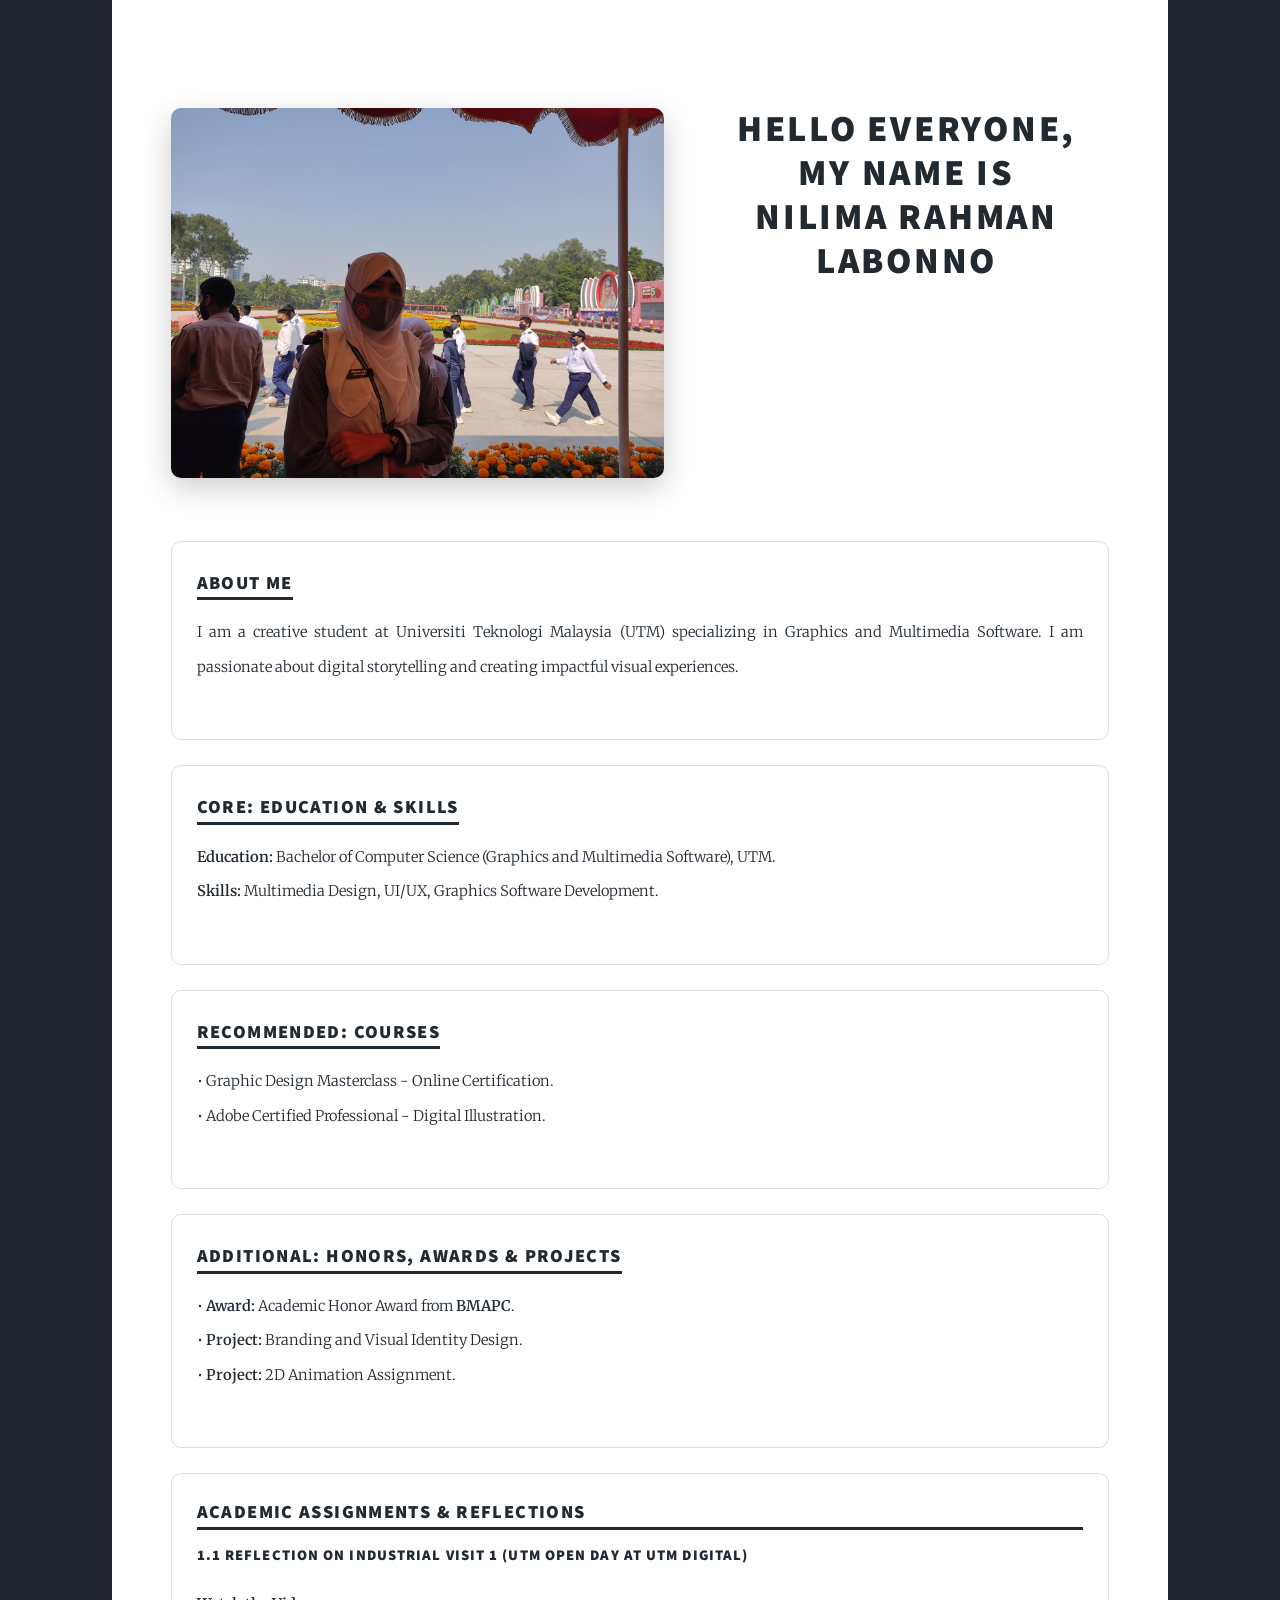
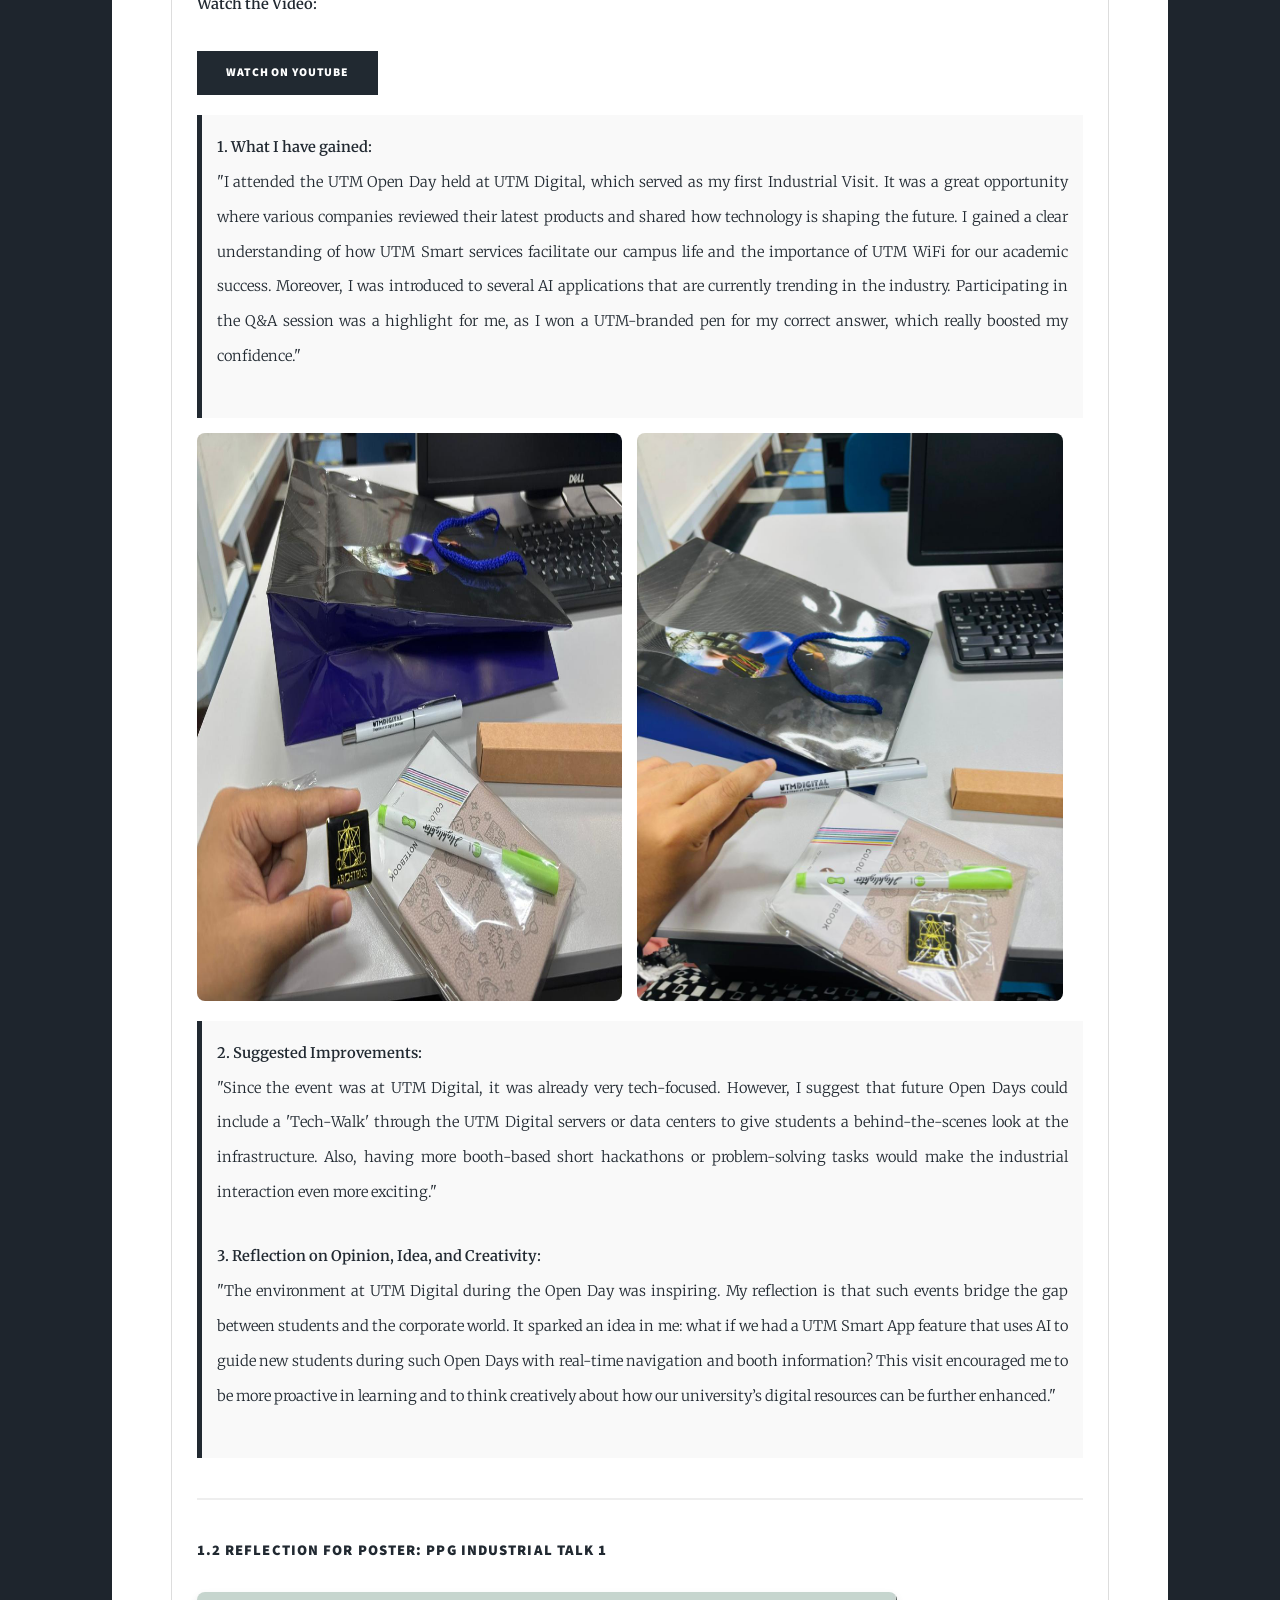
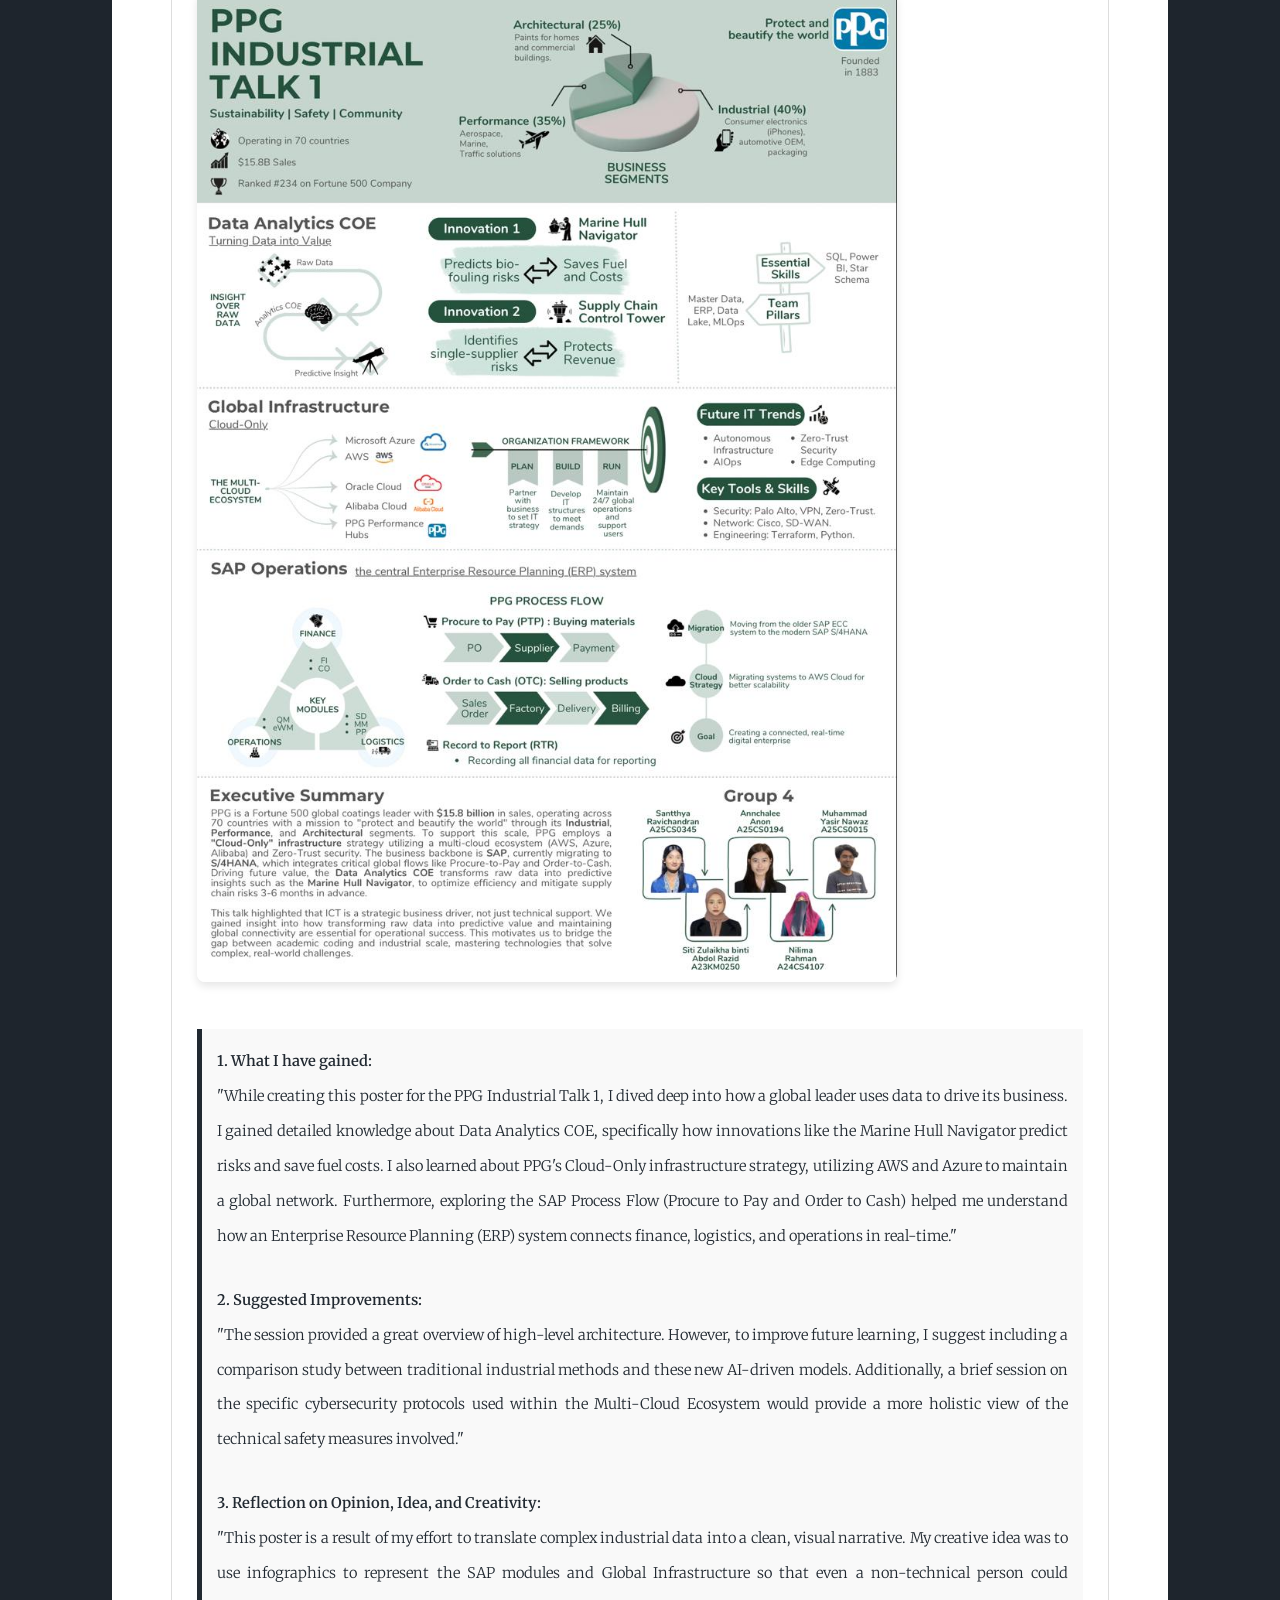
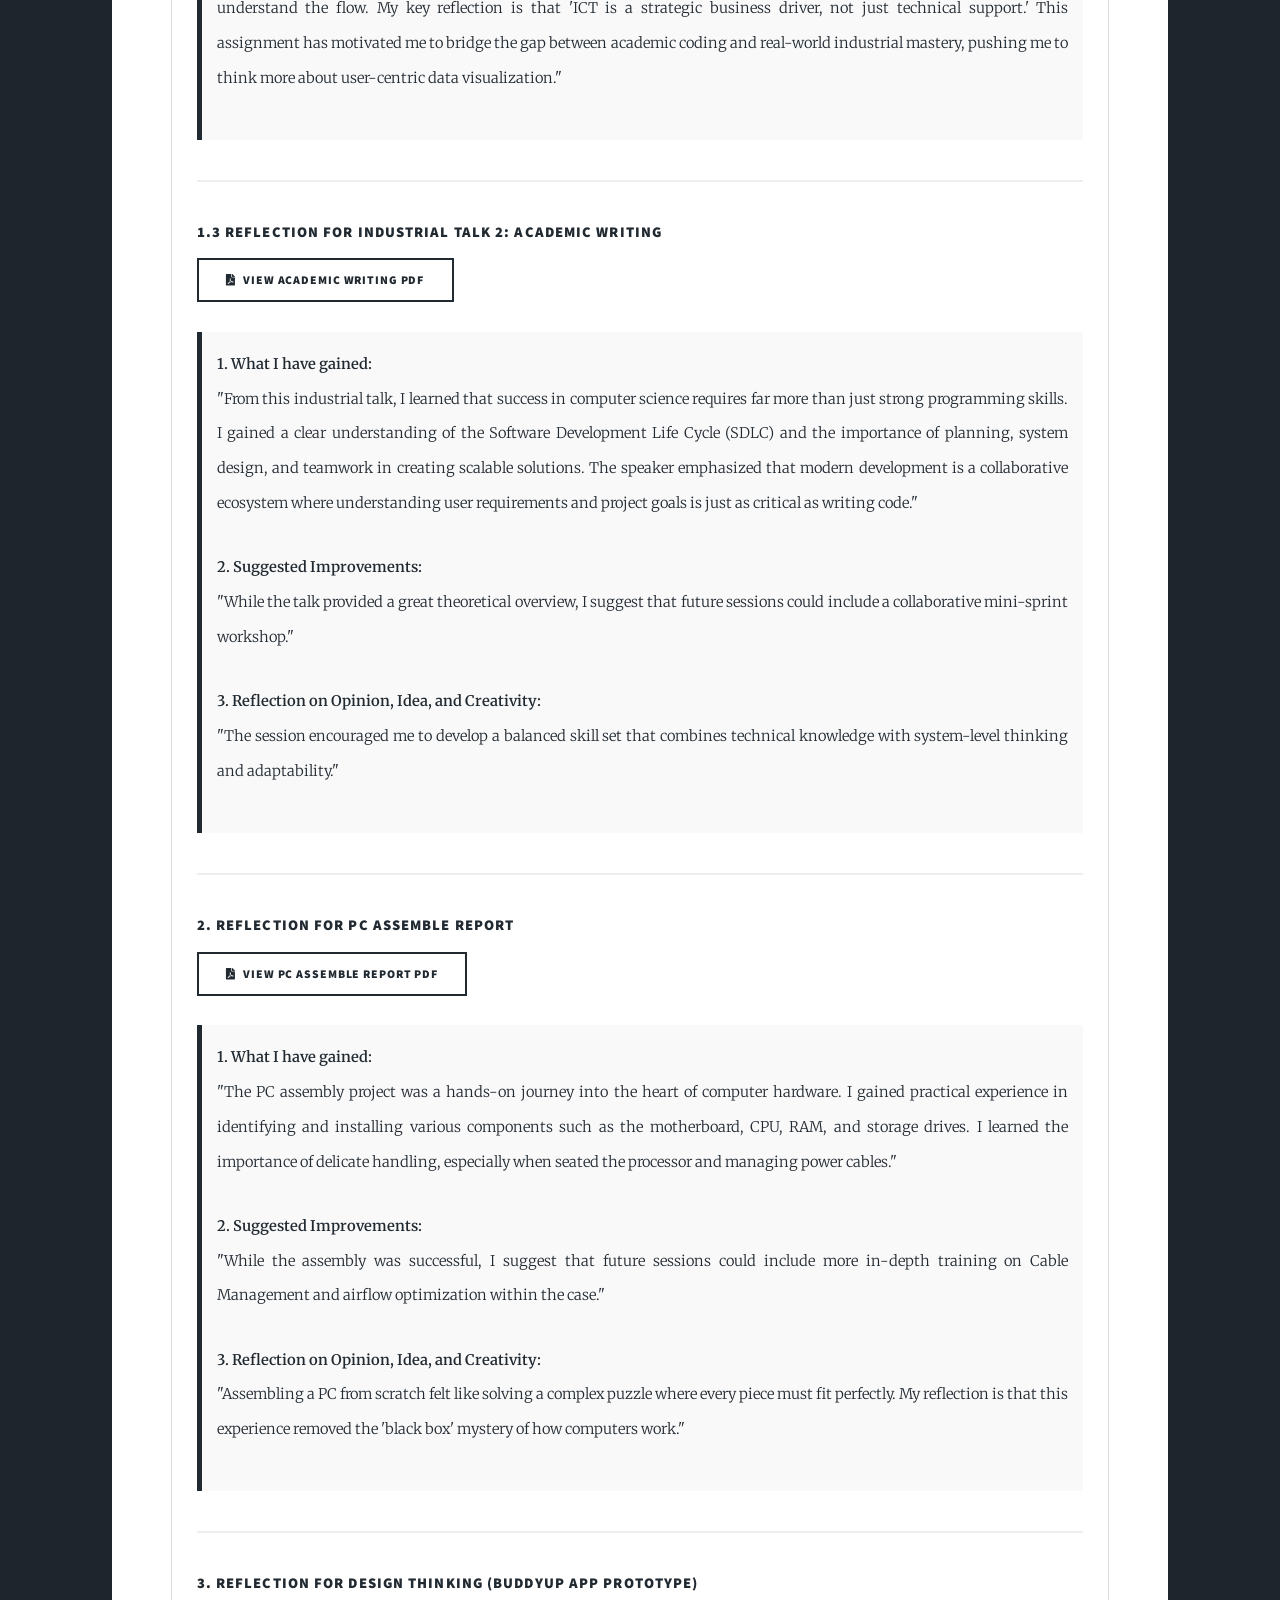
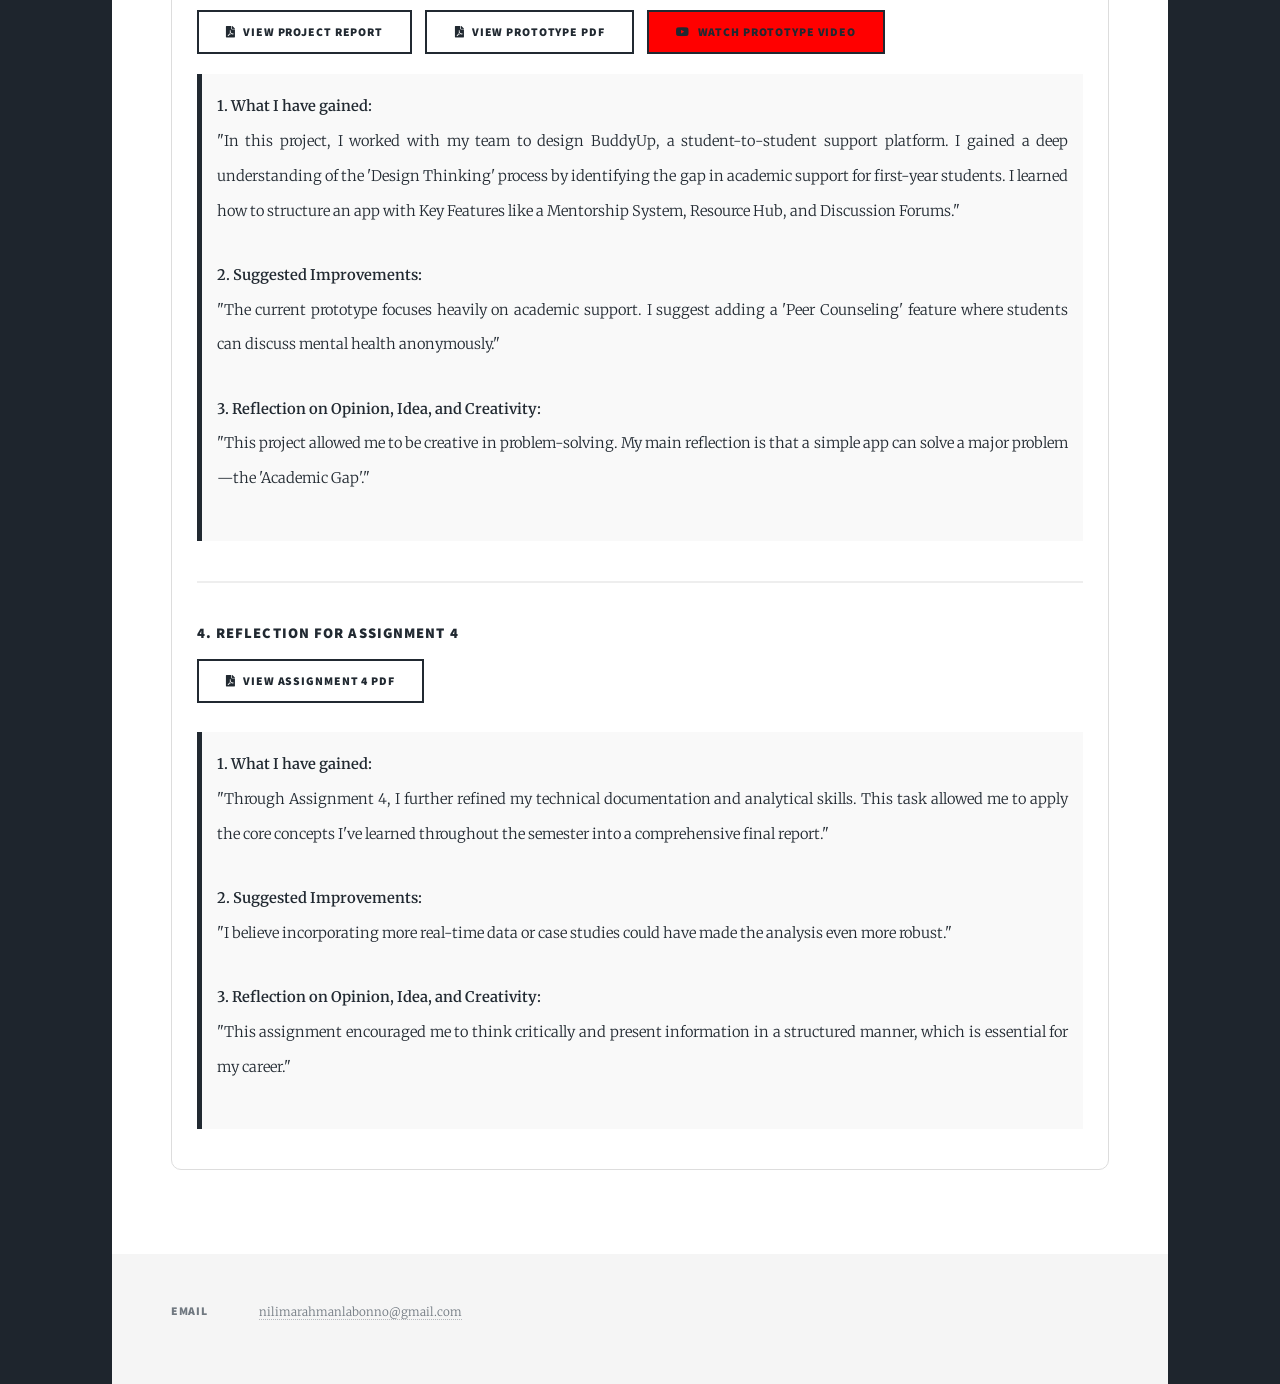
<file: index.html>
<!DOCTYPE HTML>
<html>
	<head>
		<title>Nilima Rahman Labonno | Portfolio</title>
		<meta charset="utf-8" />
		<meta name="viewport" content="width=device-width, initial-scale=1, user-scalable=no" />
		<link rel="stylesheet" href="assets/css/main.css" />
		<noscript><link rel="stylesheet" href="assets/css/noscript.css" /></noscript>
		<style>
			/* ১. ইন্ট্রো রিমুভ এবং হেডার স্পেসিং ঠিক করা */
			#intro { display: none !important; } 
			#header { padding: 2em 0 !important; margin: 0 !important; }
			#navPanel, #nav { margin-top: 0 !important; }

			/* ২. প্রোফাইল টপ সেকশন ডিজাইন */
			.profile-top-section {
				display: flex;
				align-items: flex-start;
				gap: 40px;
				margin-bottom: 30px;
				padding: 20px 0;
			}
			
			.profile-top-section img {
				width: 100% !important;
				max-width: 600px !important;
				height: auto;
				border-radius: 10px;
				box-shadow: 0 10px 30px rgba(0,0,0,0.2);
			}

			.welcome-box h2 {
				font-size: 2.5em !important;
				line-height: 1.2;
				font-weight: 900;
				color: #212931;
			}

			/* ৩. ইনফো কার্ড এবং রিফ্লেকশন বক্স */
			.info-card {
				text-align: left;
				background: #ffffff;
				padding: 25px;
				border-radius: 10px;
				border: 1px solid #ddd;
				margin-bottom: 25px;
			}

			.info-card h3 {
				border-bottom: 3px solid #212931;
				display: inline-block;
				margin-bottom: 15px;
			}

			.reflection-box {
				margin-top: 20px;
				padding: 15px;
				background: #f9f9f9;
				border-left: 5px solid #212931;
				margin-bottom: 15px;
			}

			.assignment-img {
				width: 100%;
				max-width: 700px;
				border-radius: 8px;
				margin: 15px 0;
				box-shadow: 0 4px 8px rgba(0,0,0,0.1);
			}

			.gift-container {
				display: flex;
				gap: 15px;
				margin: 15px 0;
			}

			.gift-container img {
				width: 48%;
				border-radius: 8px;
			}

			hr { margin: 40px 0; }

			@media screen and (max-width: 980px) {
				.profile-top-section { flex-direction: column; }
				.gift-container img { width: 100%; }
			}
		</style>
	</head>
	<body class="is-preload">
		<div id="wrapper" class="fade-in">
			<div id="main">
				<article class="post featured">
					
					<div class="profile-top-section">
						<div class="image-container">
							<img src="images/nilima.jpg" alt="Nilima Rahman Labonno">
						</div>
						<div class="welcome-box">
							<h2>HELLO EVERYONE,<br>MY NAME IS<br>NILIMA RAHMAN LABONNO</h2>
						</div>
					</div>

					<div class="info-card">
						<h3>About Me</h3>
						<p>I am a creative student at Universiti Teknologi Malaysia (UTM) specializing in Graphics and Multimedia Software. I am passionate about digital storytelling and creating impactful visual experiences.</p>
					</div>

					<div class="info-card">
						<h3>Core: Education & Skills</h3>
						<p><strong>Education:</strong> Bachelor of Computer Science (Graphics and Multimedia Software), UTM.<br />
						<strong>Skills:</strong> Multimedia Design, UI/UX, Graphics Software Development.</p>
					</div>

					<div class="info-card">
						<h3>Recommended: Courses</h3>
						<p>• Graphic Design Masterclass - Online Certification.<br />
						• Adobe Certified Professional - Digital Illustration.</p>
					</div>

					<div class="info-card">
						<h3>Additional: Honors, Awards & Projects</h3>
						<p>• <strong>Award:</strong> Academic Honor Award from <strong>BMAPC</strong>.<br />
						• <strong>Project:</strong> Branding and Visual Identity Design.<br />
						• <strong>Project:</strong> 2D Animation Assignment.</p>
					</div>

					<div class="info-card">
						<h3 style="display: block;">Academic Assignments & Reflections</h3>

						<div class="assignment-block">
							<h4 style="color: #212931; margin-bottom: 10px;">1.1 Reflection on Industrial Visit 1 (UTM Open Day at UTM Digital)</h4>
							
							<div style="margin: 20px 0;">
								<p><strong>Watch the Video:</strong></p>
								<a href="https://youtu.be/lgif2j1ni-U" target="_blank" class="button primary">Watch on YouTube</a>
							</div>

							<div class="reflection-box">
								<p><strong>1. What I have gained:</strong><br>
								"I attended the UTM Open Day held at UTM Digital, which served as my first Industrial Visit. It was a great opportunity where various companies reviewed their latest products and shared how technology is shaping the future. I gained a clear understanding of how UTM Smart services facilitate our campus life and the importance of UTM WiFi for our academic success. Moreover, I was introduced to several AI applications that are currently trending in the industry. Participating in the Q&A session was a highlight for me, as I won a UTM-branded pen for my correct answer, which really boosted my confidence."</p>
							</div>

							<div class="gift-container">
								<img src="utmdisital gift 1.jpeg" alt="UTM Digital Gift 1">
								<img src="utmdisital gift 2.jpeg" alt="UTM Digital Gift 2">
							</div>

							<div class="reflection-box">
								<p><strong>2. Suggested Improvements:</strong><br>
								"Since the event was at UTM Digital, it was already very tech-focused. However, I suggest that future Open Days could include a 'Tech-Walk' through the UTM Digital servers or data centers to give students a behind-the-scenes look at the infrastructure. Also, having more booth-based short hackathons or problem-solving tasks would make the industrial interaction even more exciting."</p>
								
								<p><strong>3. Reflection on Opinion, Idea, and Creativity:</strong><br>
								"The environment at UTM Digital during the Open Day was inspiring. My reflection is that such events bridge the gap between students and the corporate world. It sparked an idea in me: what if we had a UTM Smart App feature that uses AI to guide new students during such Open Days with real-time navigation and booth information? This visit encouraged me to be more proactive in learning and to think creatively about how our university’s digital resources can be further enhanced."</p>
							</div>
						</div>

						<hr />

						<div class="assignment-block">
							<h4 style="color: #212931;">1.2 Reflection for Poster: PPG Industrial Talk 1</h4>
							
							<img src="poster for industrial talk1(assignment 2).jpeg" alt="PPG Industrial Talk Poster" class="assignment-img">

							<div class="reflection-box">
								<p><strong>1. What I have gained:</strong><br>
								"While creating this poster for the PPG Industrial Talk 1, I dived deep into how a global leader uses data to drive its business. I gained detailed knowledge about Data Analytics COE, specifically how innovations like the Marine Hull Navigator predict risks and save fuel costs. I also learned about PPG's Cloud-Only infrastructure strategy, utilizing AWS and Azure to maintain a global network. Furthermore, exploring the SAP Process Flow (Procure to Pay and Order to Cash) helped me understand how an Enterprise Resource Planning (ERP) system connects finance, logistics, and operations in real-time."</p>
								<p><strong>2. Suggested Improvements:</strong><br>
								"The session provided a great overview of high-level architecture. However, to improve future learning, I suggest including a comparison study between traditional industrial methods and these new AI-driven models. Additionally, a brief session on the specific cybersecurity protocols used within the Multi-Cloud Ecosystem would provide a more holistic view of the technical safety measures involved."</p>
								<p><strong>3. Reflection on Opinion, Idea, and Creativity:</strong><br>
								"This poster is a result of my effort to translate complex industrial data into a clean, visual narrative. My creative idea was to use infographics to represent the SAP modules and Global Infrastructure so that even a non-technical person could understand the flow. My key reflection is that 'ICT is a strategic business driver, not just technical support.' This assignment has motivated me to bridge the gap between academic coding and real-world industrial mastery, pushing me to think more about user-centric data visualization."</p>
							</div>
						</div>

						<hr />

						<div class="assignment-block">
							<h4 style="color: #212931;">1.3 Reflection for Industrial Talk 2: Academic Writing</h4>
							<p><a href="industrial talk 2 Academic Writing(assignment 3).pdf" target="_blank" class="button icon solid fa-file-pdf">View Academic Writing PDF</a></p>
							<div class="reflection-box">
								<p><strong>1. What I have gained:</strong><br>
								"From this industrial talk, I learned that success in computer science requires far more than just strong programming skills. I gained a clear understanding of the Software Development Life Cycle (SDLC) and the importance of planning, system design, and teamwork in creating scalable solutions. The speaker emphasized that modern development is a collaborative ecosystem where understanding user requirements and project goals is just as critical as writing code."</p>
								<p><strong>2. Suggested Improvements:</strong><br>
								"While the talk provided a great theoretical overview, I suggest that future sessions could include a collaborative mini-sprint workshop."</p>
								<p><strong>3. Reflection on Opinion, Idea, and Creativity:</strong><br>
								"The session encouraged me to develop a balanced skill set that combines technical knowledge with system-level thinking and adaptability."</p>
							</div>
						</div>

						<hr />

						<div class="assignment-block">
							<h4 style="color: #212931;">2. Reflection for PC Assemble Report</h4>
							<p><a href="PC Assemble Report.pdf" target="_blank" class="button icon solid fa-file-pdf">View PC Assemble Report PDF</a></p>
							<div class="reflection-box">
								<p><strong>1. What I have gained:</strong><br>
								"The PC assembly project was a hands-on journey into the heart of computer hardware. I gained practical experience in identifying and installing various components such as the motherboard, CPU, RAM, and storage drives. I learned the importance of delicate handling, especially when seated the processor and managing power cables."</p>
								<p><strong>2. Suggested Improvements:</strong><br>
								"While the assembly was successful, I suggest that future sessions could include more in-depth training on Cable Management and airflow optimization within the case."</p>
								<p><strong>3. Reflection on Opinion, Idea, and Creativity:</strong><br>
								"Assembling a PC from scratch felt like solving a complex puzzle where every piece must fit perfectly. My reflection is that this experience removed the 'black box' mystery of how computers work."</p>
							</div>
						</div>

						<hr />

						<div class="assignment-block">
							<h4 style="color: #212931;">3. Reflection for Design Thinking (BuddyUp App Prototype)</h4>
							<div style="margin-bottom: 20px;">
								<a href="desing thinking project.pdf" target="_blank" class="button icon solid fa-file-pdf" style="margin-right: 10px;">View Project Report</a>
								<a href="Design thinking (low fidelity prototype).pdf" target="_blank" class="button icon solid fa-file-pdf" style="margin-right: 10px;">View Prototype PDF</a>
								<a href="https://youtu.be/zL2c-b_RCT8" target="_blank" class="button icon brands fa-youtube" style="background-color: #ff0000; color: white;">Watch Prototype Video</a>
							</div>
							<div class="reflection-box">
								<p><strong>1. What I have gained:</strong><br>
								"In this project, I worked with my team to design BuddyUp, a student-to-student support platform. I gained a deep understanding of the 'Design Thinking' process by identifying the gap in academic support for first-year students. I learned how to structure an app with Key Features like a Mentorship System, Resource Hub, and Discussion Forums."</p>
								<p><strong>2. Suggested Improvements:</strong><br>
								"The current prototype focuses heavily on academic support. I suggest adding a 'Peer Counseling' feature where students can discuss mental health anonymously."</p>
								<p><strong>3. Reflection on Opinion, Idea, and Creativity:</strong><br>
								"This project allowed me to be creative in problem-solving. My main reflection is that a simple app can solve a major problem—the 'Academic Gap'."</p>
							</div>
						</div>

						<hr />

						<div class="assignment-block">
							<h4 style="color: #212931;">4. Reflection for Assignment 4</h4>
							<p><a href="assignment 4.pdf" target="_blank" class="button icon solid fa-file-pdf">View Assignment 4 PDF</a></p>
							<div class="reflection-box">
								<p><strong>1. What I have gained:</strong><br>
								"Through Assignment 4, I further refined my technical documentation and analytical skills. This task allowed me to apply the core concepts I've learned throughout the semester into a comprehensive final report."</p>
								<p><strong>2. Suggested Improvements:</strong><br>
								"I believe incorporating more real-time data or case studies could have made the analysis even more robust."</p>
								<p><strong>3. Reflection on Opinion, Idea, and Creativity:</strong><br>
								"This assignment encouraged me to think critically and present information in a structured manner, which is essential for my career."</p>
							</div>
						</div>

					</div>

				</article>
			</div>

			<footer id="footer">
				<section class="split contact">
					<section>
						<h3>Email</h3>
						<p><a href="mailto:nilimarahmanlabonno@gmail.com">nilimarahmanlabonno@gmail.com</a></p>
					</section>
				</section>
			</footer>
		</div>

		<script src="assets/js/jquery.min.js"></script>
		<script src="assets/js/jquery.scrolly.min.js"></script>
		<script src="assets/js/main.js"></script>
	</body>
</html>
</file>
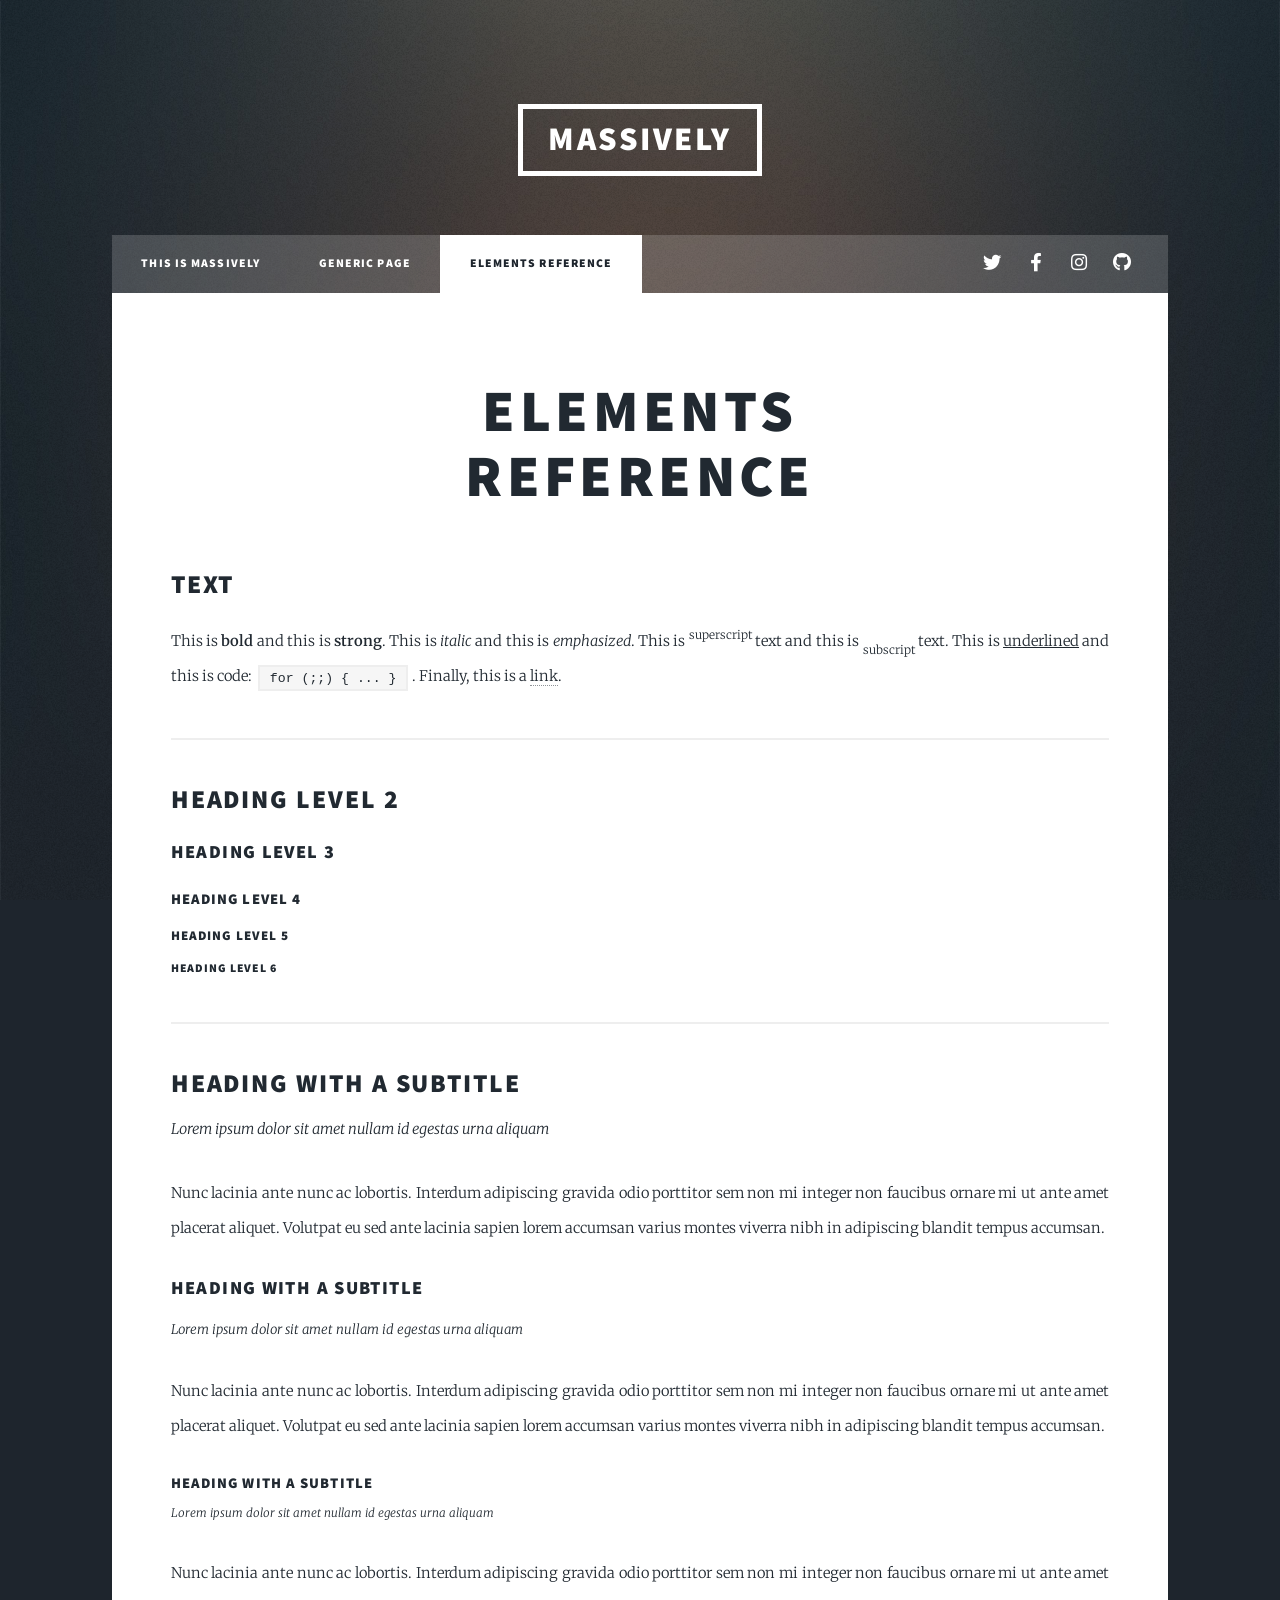
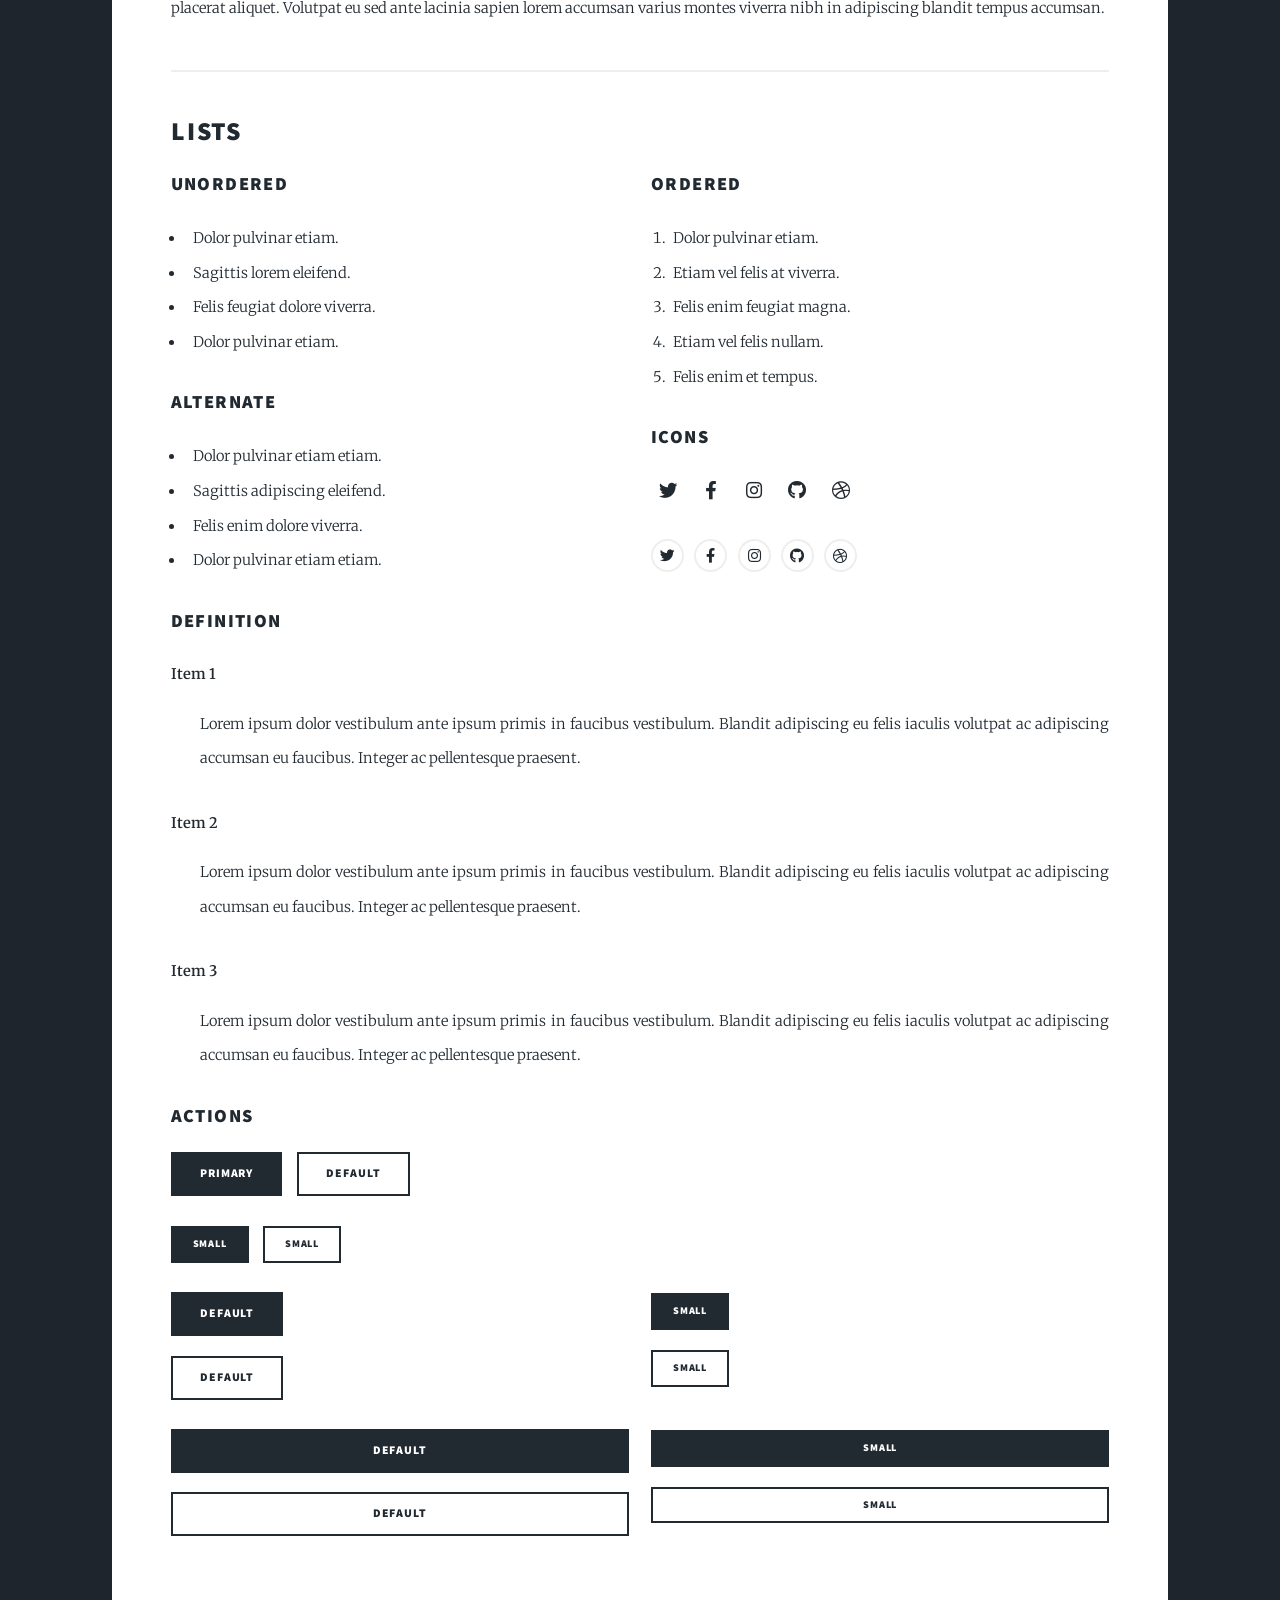
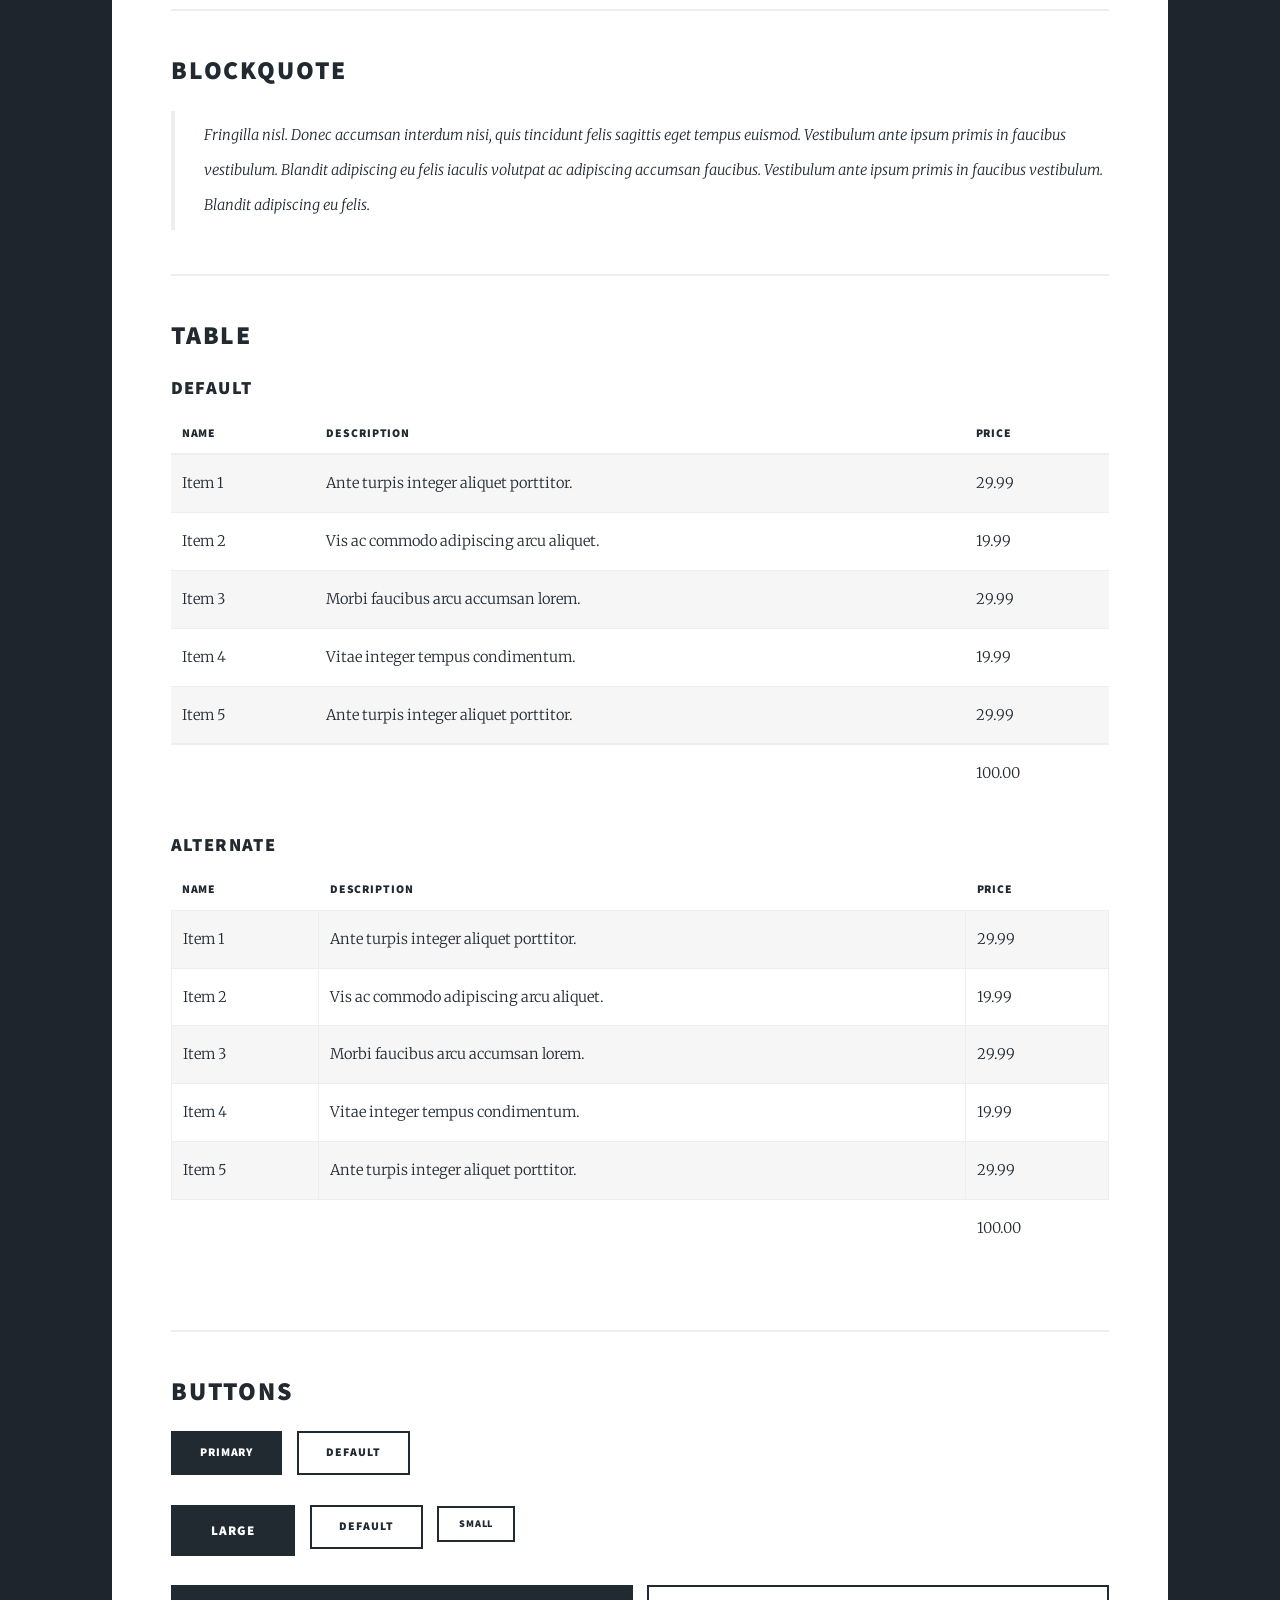
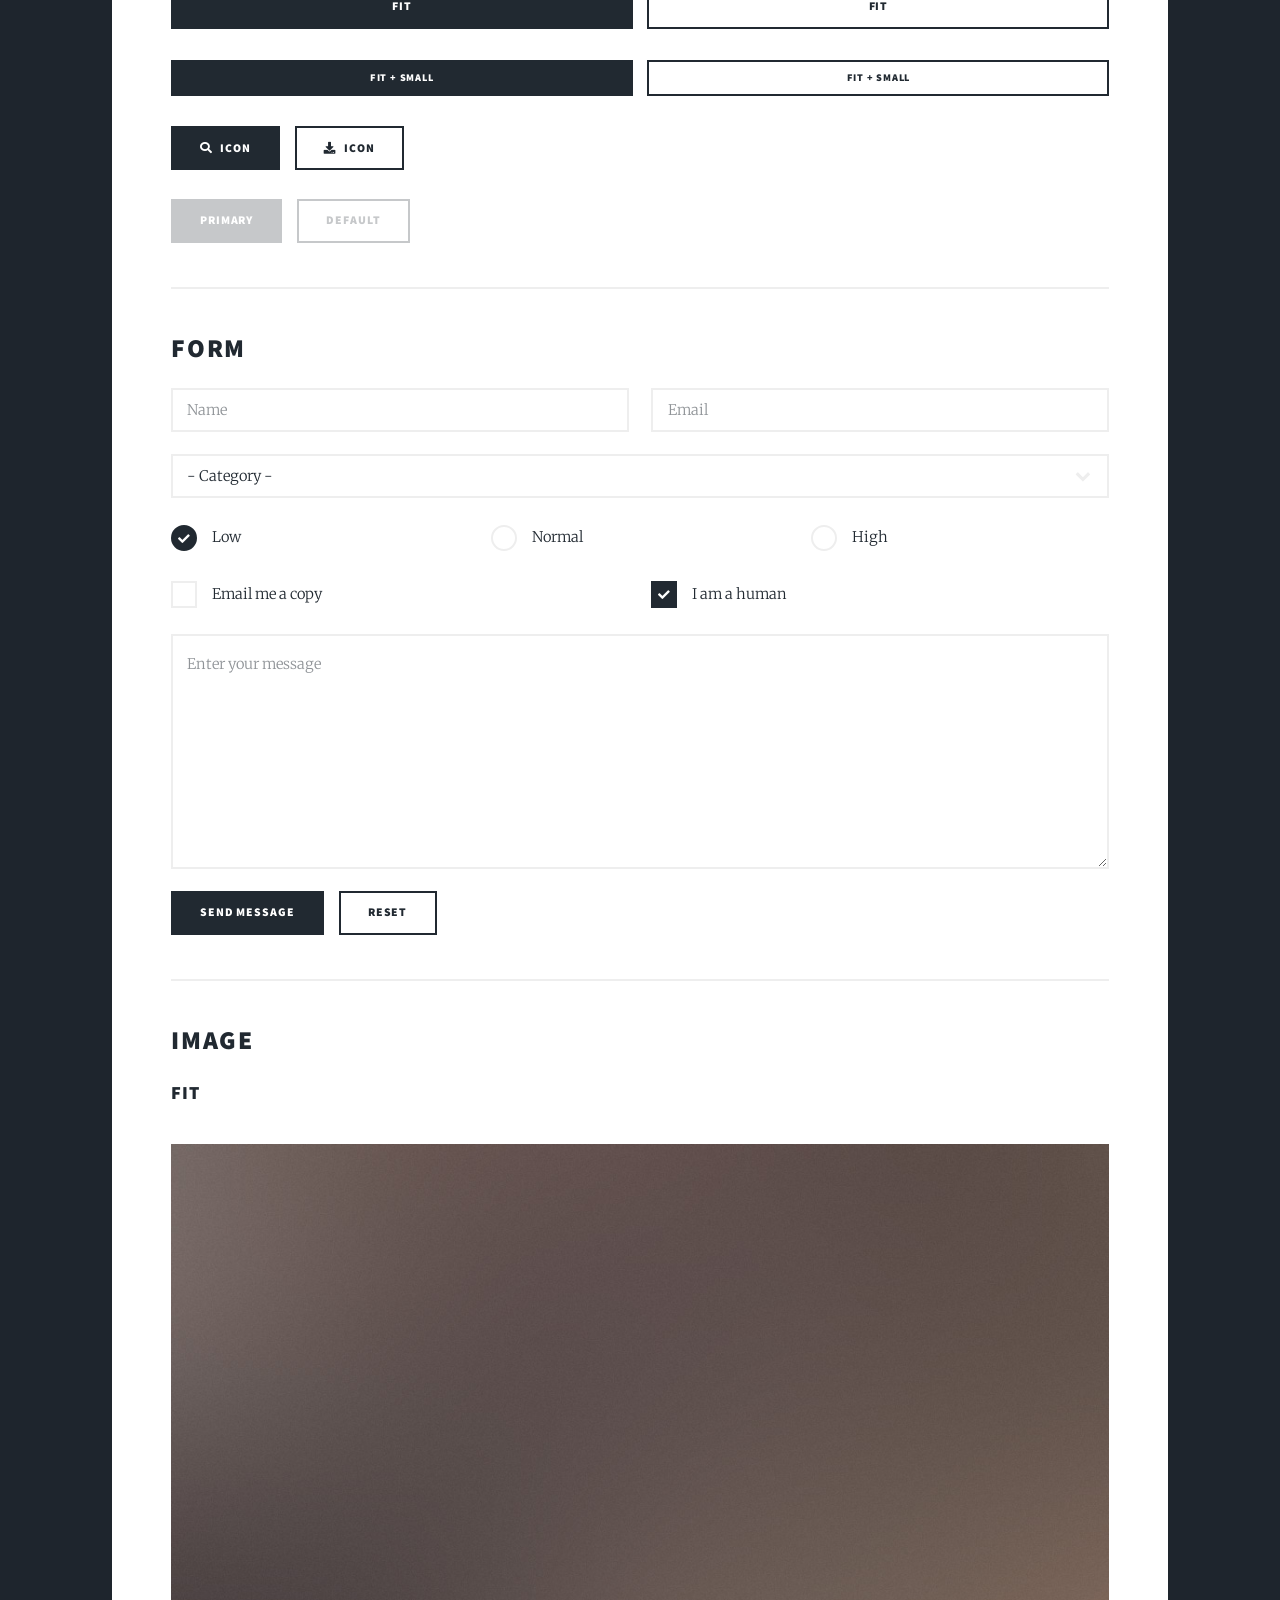
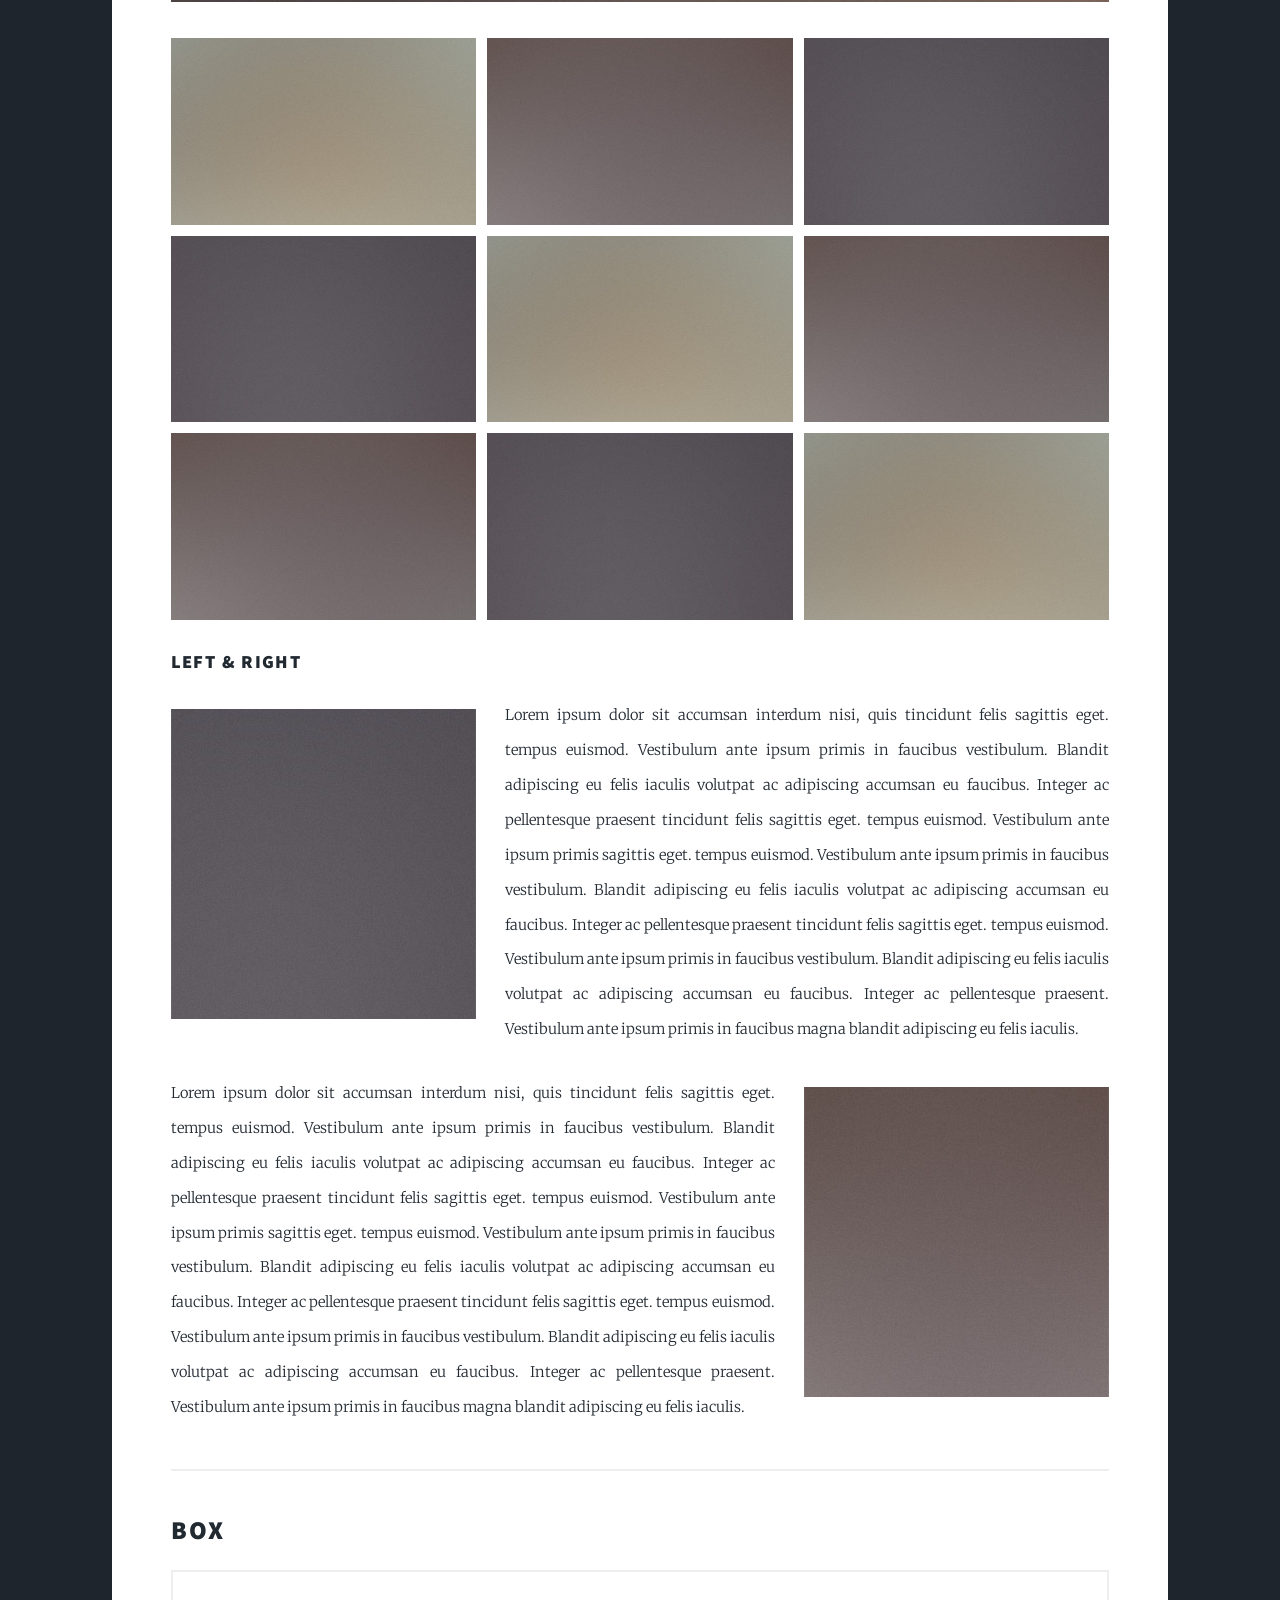
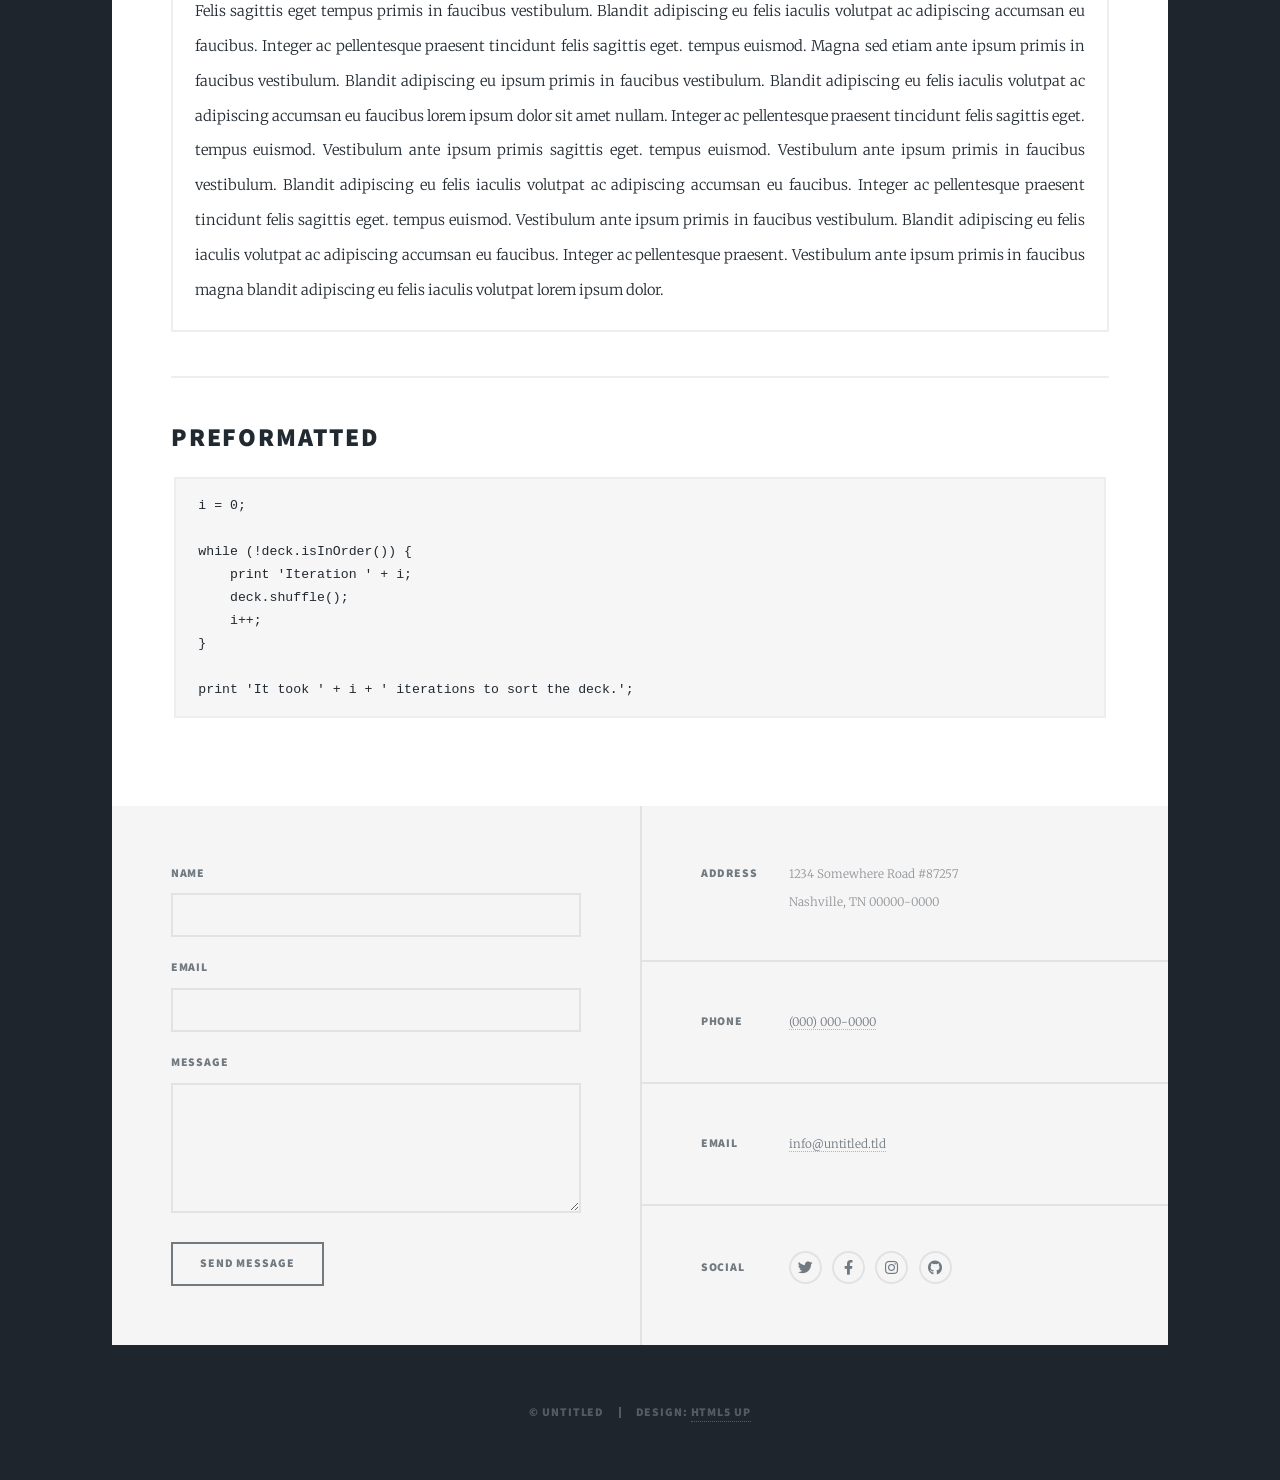
<file: elements.html>
<!DOCTYPE HTML>
<!--
	Massively by HTML5 UP
	html5up.net | @ajlkn
	Free for personal and commercial use under the CCA 3.0 license (html5up.net/license)
-->
<html>
	<head>
		<title>Elements Reference - Massively by HTML5 UP</title>
		<meta charset="utf-8" />
		<meta name="viewport" content="width=device-width, initial-scale=1, user-scalable=no" />
		<link rel="stylesheet" href="assets/css/main.css" />
		<noscript><link rel="stylesheet" href="assets/css/noscript.css" /></noscript>
	</head>
	<body class="is-preload">

		<!-- Wrapper -->
			<div id="wrapper">

				<!-- Header -->
					<header id="header">
						<a href="index.html" class="logo">Massively</a>
					</header>

				<!-- Nav -->
					<nav id="nav">
						<ul class="links">
							<li><a href="index.html">This is Massively</a></li>
							<li><a href="generic.html">Generic Page</a></li>
							<li class="active"><a href="elements.html">Elements Reference</a></li>
						</ul>
						<ul class="icons">
							<li><a href="#" class="icon brands fa-twitter"><span class="label">Twitter</span></a></li>
							<li><a href="#" class="icon brands fa-facebook-f"><span class="label">Facebook</span></a></li>
							<li><a href="#" class="icon brands fa-instagram"><span class="label">Instagram</span></a></li>
							<li><a href="#" class="icon brands fa-github"><span class="label">GitHub</span></a></li>
						</ul>
					</nav>

				<!-- Main -->
					<div id="main">

						<!-- Post -->
							<section class="post">
								<header class="major">
									<h1>Elements<br />
									Reference</h1>
								</header>

								<!-- Text stuff -->
									<h2>Text</h2>
									<p>This is <b>bold</b> and this is <strong>strong</strong>. This is <i>italic</i> and this is <em>emphasized</em>.
									This is <sup>superscript</sup> text and this is <sub>subscript</sub> text.
									This is <u>underlined</u> and this is code: <code>for (;;) { ... }</code>.
									Finally, this is a <a href="#">link</a>.</p>
									<hr />
									<h2>Heading Level 2</h2>
									<h3>Heading Level 3</h3>
									<h4>Heading Level 4</h4>
									<h5>Heading Level 5</h5>
									<h6>Heading Level 6</h6>
									<hr />
									<header>
										<h2>Heading with a Subtitle</h2>
										<p>Lorem ipsum dolor sit amet nullam id egestas urna aliquam</p>
									</header>
									<p>Nunc lacinia ante nunc ac lobortis. Interdum adipiscing gravida odio porttitor sem non mi integer non faucibus ornare mi ut ante amet placerat aliquet. Volutpat eu sed ante lacinia sapien lorem accumsan varius montes viverra nibh in adipiscing blandit tempus accumsan.</p>
									<header>
										<h3>Heading with a Subtitle</h3>
										<p>Lorem ipsum dolor sit amet nullam id egestas urna aliquam</p>
									</header>
									<p>Nunc lacinia ante nunc ac lobortis. Interdum adipiscing gravida odio porttitor sem non mi integer non faucibus ornare mi ut ante amet placerat aliquet. Volutpat eu sed ante lacinia sapien lorem accumsan varius montes viverra nibh in adipiscing blandit tempus accumsan.</p>
									<header>
										<h4>Heading with a Subtitle</h4>
										<p>Lorem ipsum dolor sit amet nullam id egestas urna aliquam</p>
									</header>
									<p>Nunc lacinia ante nunc ac lobortis. Interdum adipiscing gravida odio porttitor sem non mi integer non faucibus ornare mi ut ante amet placerat aliquet. Volutpat eu sed ante lacinia sapien lorem accumsan varius montes viverra nibh in adipiscing blandit tempus accumsan.</p>

									<hr />

								<!-- Lists -->
									<h2>Lists</h2>
									<div class="row">
										<div class="col-6 col-12-small">

											<h3>Unordered</h3>
											<ul>
												<li>Dolor pulvinar etiam.</li>
												<li>Sagittis lorem eleifend.</li>
												<li>Felis feugiat dolore viverra.</li>
												<li>Dolor pulvinar etiam.</li>
											</ul>

											<h3>Alternate</h3>
											<ul class="alt">
												<li>Dolor pulvinar etiam etiam.</li>
												<li>Sagittis adipiscing eleifend.</li>
												<li>Felis enim dolore viverra.</li>
												<li>Dolor pulvinar etiam etiam.</li>
											</ul>

										</div>
										<div class="col-6 col-12-small">

											<h3>Ordered</h3>
											<ol>
												<li>Dolor pulvinar etiam.</li>
												<li>Etiam vel felis at viverra.</li>
												<li>Felis enim feugiat magna.</li>
												<li>Etiam vel felis nullam.</li>
												<li>Felis enim et tempus.</li>
											</ol>

											<h3>Icons</h3>
											<ul class="icons">
												<li><a href="#" class="icon brands fa-twitter"><span class="label">Twitter</span></a></li>
												<li><a href="#" class="icon brands fa-facebook-f"><span class="label">Facebook</span></a></li>
												<li><a href="#" class="icon brands fa-instagram"><span class="label">Instagram</span></a></li>
												<li><a href="#" class="icon brands fa-github"><span class="label">Github</span></a></li>
												<li><a href="#" class="icon brands fa-dribbble"><span class="label">Dribbble</span></a></li>
											</ul>
											<ul class="icons alt">
												<li><a href="#" class="icon brands alt fa-twitter"><span class="label">Twitter</span></a></li>
												<li><a href="#" class="icon brands alt fa-facebook-f"><span class="label">Facebook</span></a></li>
												<li><a href="#" class="icon brands alt fa-instagram"><span class="label">Instagram</span></a></li>
												<li><a href="#" class="icon brands alt fa-github"><span class="label">Github</span></a></li>
												<li><a href="#" class="icon brands alt fa-dribbble"><span class="label">Dribbble</span></a></li>
											</ul>

										</div>
									</div>
									<h3>Definition</h3>
									<dl>
										<dt>Item 1</dt>
										<dd>
											<p>Lorem ipsum dolor vestibulum ante ipsum primis in faucibus vestibulum. Blandit adipiscing eu felis iaculis volutpat ac adipiscing accumsan eu faucibus. Integer ac pellentesque praesent.</p>
										</dd>
										<dt>Item 2</dt>
										<dd>
											<p>Lorem ipsum dolor vestibulum ante ipsum primis in faucibus vestibulum. Blandit adipiscing eu felis iaculis volutpat ac adipiscing accumsan eu faucibus. Integer ac pellentesque praesent.</p>
										</dd>
										<dt>Item 3</dt>
										<dd>
											<p>Lorem ipsum dolor vestibulum ante ipsum primis in faucibus vestibulum. Blandit adipiscing eu felis iaculis volutpat ac adipiscing accumsan eu faucibus. Integer ac pellentesque praesent.</p>
										</dd>
									</dl>

									<h3>Actions</h3>
									<ul class="actions">
										<li><a href="#" class="button primary">Primary</a></li>
										<li><a href="#" class="button">Default</a></li>
									</ul>
									<ul class="actions small">
										<li><a href="#" class="button primary small">Small</a></li>
										<li><a href="#" class="button small">Small</a></li>
									</ul>
									<div class="row">
										<div class="col-6 col-12-small">
											<ul class="actions stacked">
												<li><a href="#" class="button primary">Default</a></li>
												<li><a href="#" class="button">Default</a></li>
											</ul>
										</div>
										<div class="col-6 col-12-small">
											<ul class="actions stacked">
												<li><a href="#" class="button primary small">Small</a></li>
												<li><a href="#" class="button small">Small</a></li>
											</ul>
										</div>
									</div>
									<div class="row">
										<div class="col-6 col-12-small">
											<ul class="actions stacked">
												<li><a href="#" class="button primary fit">Default</a></li>
												<li><a href="#" class="button fit">Default</a></li>
											</ul>
										</div>
										<div class="col-6 col-12-small">
											<ul class="actions stacked">
												<li><a href="#" class="button primary small fit">Small</a></li>
												<li><a href="#" class="button small fit">Small</a></li>
											</ul>
										</div>
									</div>

									<hr />

								<!-- Blockquote -->
									<h2>Blockquote</h2>
									<blockquote>Fringilla nisl. Donec accumsan interdum nisi, quis tincidunt felis sagittis eget tempus euismod. Vestibulum ante ipsum primis in faucibus vestibulum. Blandit adipiscing eu felis iaculis volutpat ac adipiscing accumsan faucibus. Vestibulum ante ipsum primis in faucibus vestibulum. Blandit adipiscing eu felis.</blockquote>

									<hr />

								<!-- Table -->
									<h2>Table</h2>

									<h3>Default</h3>
									<div class="table-wrapper">
										<table>
											<thead>
												<tr>
													<th>Name</th>
													<th>Description</th>
													<th>Price</th>
												</tr>
											</thead>
											<tbody>
												<tr>
													<td>Item 1</td>
													<td>Ante turpis integer aliquet porttitor.</td>
													<td>29.99</td>
												</tr>
												<tr>
													<td>Item 2</td>
													<td>Vis ac commodo adipiscing arcu aliquet.</td>
													<td>19.99</td>
												</tr>
												<tr>
													<td>Item 3</td>
													<td> Morbi faucibus arcu accumsan lorem.</td>
													<td>29.99</td>
												</tr>
												<tr>
													<td>Item 4</td>
													<td>Vitae integer tempus condimentum.</td>
													<td>19.99</td>
												</tr>
												<tr>
													<td>Item 5</td>
													<td>Ante turpis integer aliquet porttitor.</td>
													<td>29.99</td>
												</tr>
											</tbody>
											<tfoot>
												<tr>
													<td colspan="2"></td>
													<td>100.00</td>
												</tr>
											</tfoot>
										</table>
									</div>

									<h3>Alternate</h3>
									<div class="table-wrapper">
										<table class="alt">
											<thead>
												<tr>
													<th>Name</th>
													<th>Description</th>
													<th>Price</th>
												</tr>
											</thead>
											<tbody>
												<tr>
													<td>Item 1</td>
													<td>Ante turpis integer aliquet porttitor.</td>
													<td>29.99</td>
												</tr>
												<tr>
													<td>Item 2</td>
													<td>Vis ac commodo adipiscing arcu aliquet.</td>
													<td>19.99</td>
												</tr>
												<tr>
													<td>Item 3</td>
													<td> Morbi faucibus arcu accumsan lorem.</td>
													<td>29.99</td>
												</tr>
												<tr>
													<td>Item 4</td>
													<td>Vitae integer tempus condimentum.</td>
													<td>19.99</td>
												</tr>
												<tr>
													<td>Item 5</td>
													<td>Ante turpis integer aliquet porttitor.</td>
													<td>29.99</td>
												</tr>
											</tbody>
											<tfoot>
												<tr>
													<td colspan="2"></td>
													<td>100.00</td>
												</tr>
											</tfoot>
										</table>
									</div>

									<hr />

								<!-- Buttons -->
									<h2>Buttons</h2>
									<ul class="actions">
										<li><a href="#" class="button primary">Primary</a></li>
										<li><a href="#" class="button">Default</a></li>
									</ul>
									<ul class="actions">
										<li><a href="#" class="button primary large">Large</a></li>
										<li><a href="#" class="button">Default</a></li>
										<li><a href="#" class="button small">Small</a></li>
									</ul>
									<ul class="actions fit">
										<li><a href="#" class="button primary fit">Fit</a></li>
										<li><a href="#" class="button fit">Fit</a></li>
									</ul>
									<ul class="actions fit small">
										<li><a href="#" class="button primary fit small">Fit + Small</a></li>
										<li><a href="#" class="button fit small">Fit + Small</a></li>
									</ul>
									<ul class="actions">
										<li><a href="#" class="button primary icon solid fa-search">Icon</a></li>
										<li><a href="#" class="button icon solid fa-download">Icon</a></li>
									</ul>
									<ul class="actions">
										<li><span class="button primary disabled">Primary</span></li>
										<li><span class="button disabled">Default</span></li>
									</ul>

									<hr />

								<!-- Form -->
									<h2>Form</h2>

									<form method="post" action="#">
										<div class="row gtr-uniform">
											<div class="col-6 col-12-xsmall">
												<input type="text" name="demo-name" id="demo-name" value="" placeholder="Name" />
											</div>
											<div class="col-6 col-12-xsmall">
												<input type="email" name="demo-email" id="demo-email" value="" placeholder="Email" />
											</div>
											<!-- Break -->
											<div class="col-12">
												<select name="demo-category" id="demo-category">
													<option value="">- Category -</option>
													<option value="1">Manufacturing</option>
													<option value="1">Shipping</option>
													<option value="1">Administration</option>
													<option value="1">Human Resources</option>
												</select>
											</div>
											<!-- Break -->
											<div class="col-4 col-12-small">
												<input type="radio" id="demo-priority-low" name="demo-priority" checked>
												<label for="demo-priority-low">Low</label>
											</div>
											<div class="col-4 col-12-small">
												<input type="radio" id="demo-priority-normal" name="demo-priority">
												<label for="demo-priority-normal">Normal</label>
											</div>
											<div class="col-4 col-12-small">
												<input type="radio" id="demo-priority-high" name="demo-priority">
												<label for="demo-priority-high">High</label>
											</div>
											<!-- Break -->
											<div class="col-6 col-12-small">
												<input type="checkbox" id="demo-copy" name="demo-copy">
												<label for="demo-copy">Email me a copy</label>
											</div>
											<div class="col-6 col-12-small">
												<input type="checkbox" id="demo-human" name="demo-human" checked>
												<label for="demo-human">I am a human</label>
											</div>
											<!-- Break -->
											<div class="col-12">
												<textarea name="demo-message" id="demo-message" placeholder="Enter your message" rows="6"></textarea>
											</div>
											<!-- Break -->
											<div class="col-12">
												<ul class="actions">
													<li><input type="submit" value="Send Message" class="primary" /></li>
													<li><input type="reset" value="Reset" /></li>
												</ul>
											</div>
										</div>
									</form>

									<hr />

								<!-- Image -->
									<h2>Image</h2>

									<h3>Fit</h3>
									<span class="image fit"><img src="images/pic01.jpg" alt="" /></span>
									<div class="box alt">
										<div class="row gtr-50 gtr-uniform">
											<div class="col-4"><span class="image fit"><img src="images/pic02.jpg" alt="" /></span></div>
											<div class="col-4"><span class="image fit"><img src="images/pic03.jpg" alt="" /></span></div>
											<div class="col-4"><span class="image fit"><img src="images/pic04.jpg" alt="" /></span></div>
											<!-- Break -->
											<div class="col-4"><span class="image fit"><img src="images/pic04.jpg" alt="" /></span></div>
											<div class="col-4"><span class="image fit"><img src="images/pic02.jpg" alt="" /></span></div>
											<div class="col-4"><span class="image fit"><img src="images/pic03.jpg" alt="" /></span></div>
											<!-- Break -->
											<div class="col-4"><span class="image fit"><img src="images/pic03.jpg" alt="" /></span></div>
											<div class="col-4"><span class="image fit"><img src="images/pic04.jpg" alt="" /></span></div>
											<div class="col-4"><span class="image fit"><img src="images/pic02.jpg" alt="" /></span></div>
										</div>
									</div>

									<h3>Left &amp; Right</h3>
									<p><span class="image left"><img src="images/pic08.jpg" alt="" /></span>Lorem ipsum dolor sit accumsan interdum nisi, quis tincidunt felis sagittis eget. tempus euismod. Vestibulum ante ipsum primis in faucibus vestibulum. Blandit adipiscing eu felis iaculis volutpat ac adipiscing accumsan eu faucibus. Integer ac pellentesque praesent tincidunt felis sagittis eget. tempus euismod. Vestibulum ante ipsum primis sagittis eget. tempus euismod. Vestibulum ante ipsum primis in faucibus vestibulum. Blandit adipiscing eu felis iaculis volutpat ac adipiscing accumsan eu faucibus. Integer ac pellentesque praesent tincidunt felis sagittis eget. tempus euismod. Vestibulum ante ipsum primis in faucibus vestibulum. Blandit adipiscing eu felis iaculis volutpat ac adipiscing accumsan eu faucibus. Integer ac pellentesque praesent. Vestibulum ante ipsum primis in faucibus magna blandit adipiscing eu felis iaculis.</p>
									<p><span class="image right"><img src="images/pic09.jpg" alt="" /></span>Lorem ipsum dolor sit accumsan interdum nisi, quis tincidunt felis sagittis eget. tempus euismod. Vestibulum ante ipsum primis in faucibus vestibulum. Blandit adipiscing eu felis iaculis volutpat ac adipiscing accumsan eu faucibus. Integer ac pellentesque praesent tincidunt felis sagittis eget. tempus euismod. Vestibulum ante ipsum primis sagittis eget. tempus euismod. Vestibulum ante ipsum primis in faucibus vestibulum. Blandit adipiscing eu felis iaculis volutpat ac adipiscing accumsan eu faucibus. Integer ac pellentesque praesent tincidunt felis sagittis eget. tempus euismod. Vestibulum ante ipsum primis in faucibus vestibulum. Blandit adipiscing eu felis iaculis volutpat ac adipiscing accumsan eu faucibus. Integer ac pellentesque praesent. Vestibulum ante ipsum primis in faucibus magna blandit adipiscing eu felis iaculis.</p>

									<hr />

								<!-- Box -->
									<h2>Box</h2>
									<div class="box">
										<p>Felis sagittis eget tempus primis in faucibus vestibulum. Blandit adipiscing eu felis iaculis volutpat ac adipiscing accumsan eu faucibus. Integer ac pellentesque praesent tincidunt felis sagittis eget. tempus euismod. Magna sed etiam ante ipsum primis in faucibus vestibulum. Blandit adipiscing eu ipsum primis in faucibus vestibulum. Blandit adipiscing eu felis iaculis volutpat ac adipiscing accumsan eu faucibus lorem ipsum dolor sit amet nullam. Integer ac pellentesque praesent tincidunt felis sagittis eget. tempus euismod. Vestibulum ante ipsum primis sagittis eget. tempus euismod. Vestibulum ante ipsum primis in faucibus vestibulum. Blandit adipiscing eu felis iaculis volutpat ac adipiscing accumsan eu faucibus. Integer ac pellentesque praesent tincidunt felis sagittis eget. tempus euismod. Vestibulum ante ipsum primis in faucibus vestibulum. Blandit adipiscing eu felis iaculis volutpat ac adipiscing accumsan eu faucibus. Integer ac pellentesque praesent. Vestibulum ante ipsum primis in faucibus magna blandit adipiscing eu felis iaculis volutpat lorem ipsum dolor.</p>
									</div>

									<hr />

								<!-- Preformatted Code -->
									<h2>Preformatted</h2>
									<pre><code>i = 0;

while (!deck.isInOrder()) {
    print 'Iteration ' + i;
    deck.shuffle();
    i++;
}

print 'It took ' + i + ' iterations to sort the deck.';
</code></pre>

							</section>

					</div>

				<!-- Footer -->
					<footer id="footer">
						<section>
							<form method="post" action="#">
								<div class="fields">
									<div class="field">
										<label for="name">Name</label>
										<input type="text" name="name" id="name" />
									</div>
									<div class="field">
										<label for="email">Email</label>
										<input type="text" name="email" id="email" />
									</div>
									<div class="field">
										<label for="message">Message</label>
										<textarea name="message" id="message" rows="3"></textarea>
									</div>
								</div>
								<ul class="actions">
									<li><input type="submit" value="Send Message" /></li>
								</ul>
							</form>
						</section>
						<section class="split contact">
							<section class="alt">
								<h3>Address</h3>
								<p>1234 Somewhere Road #87257<br />
								Nashville, TN 00000-0000</p>
							</section>
							<section>
								<h3>Phone</h3>
								<p><a href="#">(000) 000-0000</a></p>
							</section>
							<section>
								<h3>Email</h3>
								<p><a href="#">info@untitled.tld</a></p>
							</section>
							<section>
								<h3>Social</h3>
								<ul class="icons alt">
									<li><a href="#" class="icon brands alt fa-twitter"><span class="label">Twitter</span></a></li>
									<li><a href="#" class="icon brands alt fa-facebook-f"><span class="label">Facebook</span></a></li>
									<li><a href="#" class="icon brands alt fa-instagram"><span class="label">Instagram</span></a></li>
									<li><a href="#" class="icon brands alt fa-github"><span class="label">GitHub</span></a></li>
								</ul>
							</section>
						</section>
					</footer>

				<!-- Copyright -->
					<div id="copyright">
						<ul><li>&copy; Untitled</li><li>Design: <a href="https://html5up.net">HTML5 UP</a></li></ul>
					</div>

			</div>

		<!-- Scripts -->
			<script src="assets/js/jquery.min.js"></script>
			<script src="assets/js/jquery.scrollex.min.js"></script>
			<script src="assets/js/jquery.scrolly.min.js"></script>
			<script src="assets/js/browser.min.js"></script>
			<script src="assets/js/breakpoints.min.js"></script>
			<script src="assets/js/util.js"></script>
			<script src="assets/js/main.js"></script>

	</body>
</html>
</file>
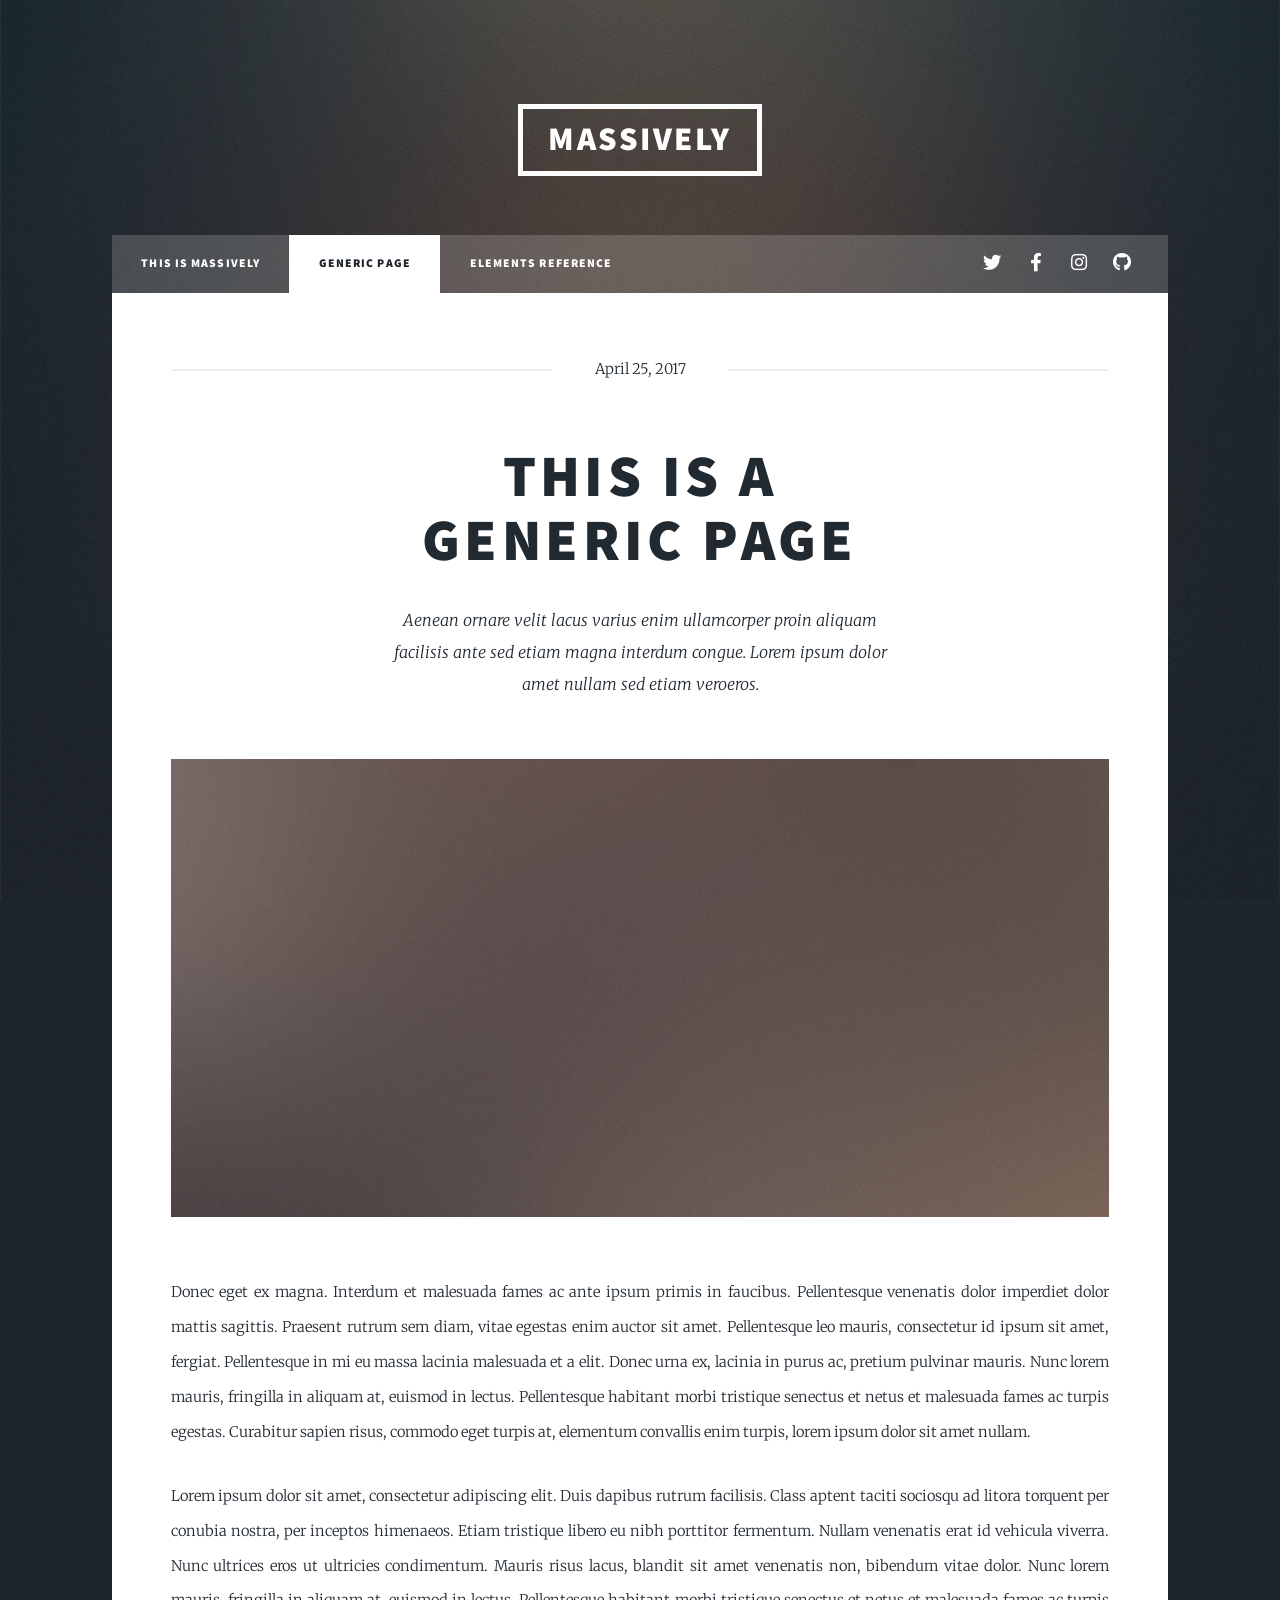
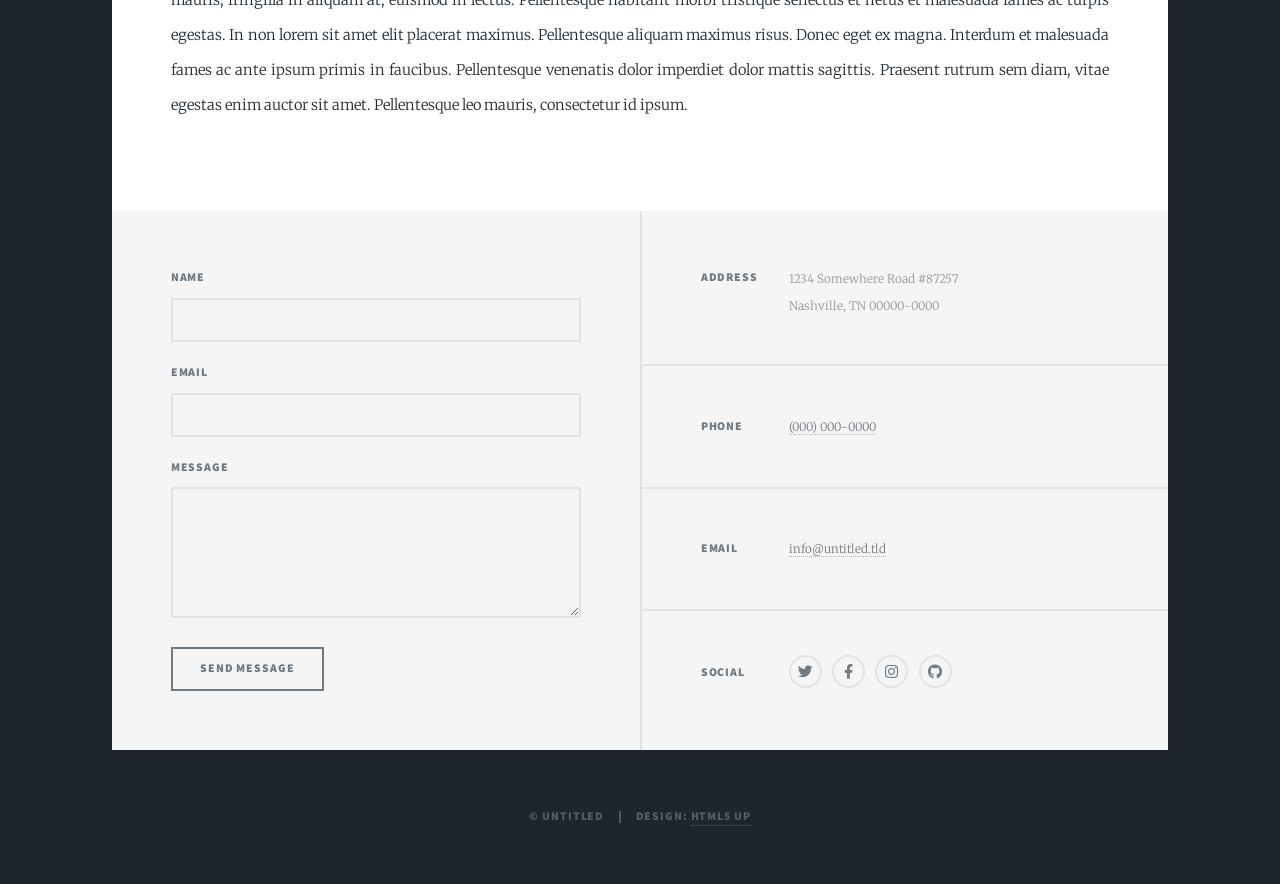
<file: generic.html>
<!DOCTYPE HTML>
<!--
	Massively by HTML5 UP
	html5up.net | @ajlkn
	Free for personal and commercial use under the CCA 3.0 license (html5up.net/license)
-->
<html>
	<head>
		<title>Generic Page - Massively by HTML5 UP</title>
		<meta charset="utf-8" />
		<meta name="viewport" content="width=device-width, initial-scale=1, user-scalable=no" />
		<link rel="stylesheet" href="assets/css/main.css" />
		<noscript><link rel="stylesheet" href="assets/css/noscript.css" /></noscript>
	</head>
	<body class="is-preload">

		<!-- Wrapper -->
			<div id="wrapper">

				<!-- Header -->
					<header id="header">
						<a href="index.html" class="logo">Massively</a>
					</header>

				<!-- Nav -->
					<nav id="nav">
						<ul class="links">
							<li><a href="index.html">This is Massively</a></li>
							<li class="active"><a href="generic.html">Generic Page</a></li>
							<li><a href="elements.html">Elements Reference</a></li>
						</ul>
						<ul class="icons">
							<li><a href="#" class="icon brands fa-twitter"><span class="label">Twitter</span></a></li>
							<li><a href="#" class="icon brands fa-facebook-f"><span class="label">Facebook</span></a></li>
							<li><a href="#" class="icon brands fa-instagram"><span class="label">Instagram</span></a></li>
							<li><a href="#" class="icon brands fa-github"><span class="label">GitHub</span></a></li>
						</ul>
					</nav>

				<!-- Main -->
					<div id="main">

						<!-- Post -->
							<section class="post">
								<header class="major">
									<span class="date">April 25, 2017</span>
									<h1>This is a<br />
									Generic Page</h1>
									<p>Aenean ornare velit lacus varius enim ullamcorper proin aliquam<br />
									facilisis ante sed etiam magna interdum congue. Lorem ipsum dolor<br />
									amet nullam sed etiam veroeros.</p>
								</header>
								<div class="image main"><img src="images/pic01.jpg" alt="" /></div>
								<p>Donec eget ex magna. Interdum et malesuada fames ac ante ipsum primis in faucibus. Pellentesque venenatis dolor imperdiet dolor mattis sagittis. Praesent rutrum sem diam, vitae egestas enim auctor sit amet. Pellentesque leo mauris, consectetur id ipsum sit amet, fergiat. Pellentesque in mi eu massa lacinia malesuada et a elit. Donec urna ex, lacinia in purus ac, pretium pulvinar mauris. Nunc lorem mauris, fringilla in aliquam at, euismod in lectus. Pellentesque habitant morbi tristique senectus et netus et malesuada fames ac turpis egestas. Curabitur sapien risus, commodo eget turpis at, elementum convallis enim turpis, lorem ipsum dolor sit amet nullam.</p>
								<p>Lorem ipsum dolor sit amet, consectetur adipiscing elit. Duis dapibus rutrum facilisis. Class aptent taciti sociosqu ad litora torquent per conubia nostra, per inceptos himenaeos. Etiam tristique libero eu nibh porttitor fermentum. Nullam venenatis erat id vehicula viverra. Nunc ultrices eros ut ultricies condimentum. Mauris risus lacus, blandit sit amet venenatis non, bibendum vitae dolor. Nunc lorem mauris, fringilla in aliquam at, euismod in lectus. Pellentesque habitant morbi tristique senectus et netus et malesuada fames ac turpis egestas. In non lorem sit amet elit placerat maximus. Pellentesque aliquam maximus risus. Donec eget ex magna. Interdum et malesuada fames ac ante ipsum primis in faucibus. Pellentesque venenatis dolor imperdiet dolor mattis sagittis. Praesent rutrum sem diam, vitae egestas enim auctor sit amet. Pellentesque leo mauris, consectetur id ipsum.</p>
							</section>

					</div>

				<!-- Footer -->
					<footer id="footer">
						<section>
							<form method="post" action="#">
								<div class="fields">
									<div class="field">
										<label for="name">Name</label>
										<input type="text" name="name" id="name" />
									</div>
									<div class="field">
										<label for="email">Email</label>
										<input type="text" name="email" id="email" />
									</div>
									<div class="field">
										<label for="message">Message</label>
										<textarea name="message" id="message" rows="3"></textarea>
									</div>
								</div>
								<ul class="actions">
									<li><input type="submit" value="Send Message" /></li>
								</ul>
							</form>
						</section>
						<section class="split contact">
							<section class="alt">
								<h3>Address</h3>
								<p>1234 Somewhere Road #87257<br />
								Nashville, TN 00000-0000</p>
							</section>
							<section>
								<h3>Phone</h3>
								<p><a href="#">(000) 000-0000</a></p>
							</section>
							<section>
								<h3>Email</h3>
								<p><a href="#">info@untitled.tld</a></p>
							</section>
							<section>
								<h3>Social</h3>
								<ul class="icons alt">
									<li><a href="#" class="icon brands alt fa-twitter"><span class="label">Twitter</span></a></li>
									<li><a href="#" class="icon brands alt fa-facebook-f"><span class="label">Facebook</span></a></li>
									<li><a href="#" class="icon brands alt fa-instagram"><span class="label">Instagram</span></a></li>
									<li><a href="#" class="icon brands alt fa-github"><span class="label">GitHub</span></a></li>
								</ul>
							</section>
						</section>
					</footer>

				<!-- Copyright -->
					<div id="copyright">
						<ul><li>&copy; Untitled</li><li>Design: <a href="https://html5up.net">HTML5 UP</a></li></ul>
					</div>

			</div>

		<!-- Scripts -->
			<script src="assets/js/jquery.min.js"></script>
			<script src="assets/js/jquery.scrollex.min.js"></script>
			<script src="assets/js/jquery.scrolly.min.js"></script>
			<script src="assets/js/browser.min.js"></script>
			<script src="assets/js/breakpoints.min.js"></script>
			<script src="assets/js/util.js"></script>
			<script src="assets/js/main.js"></script>

	</body>
</html>
</file>
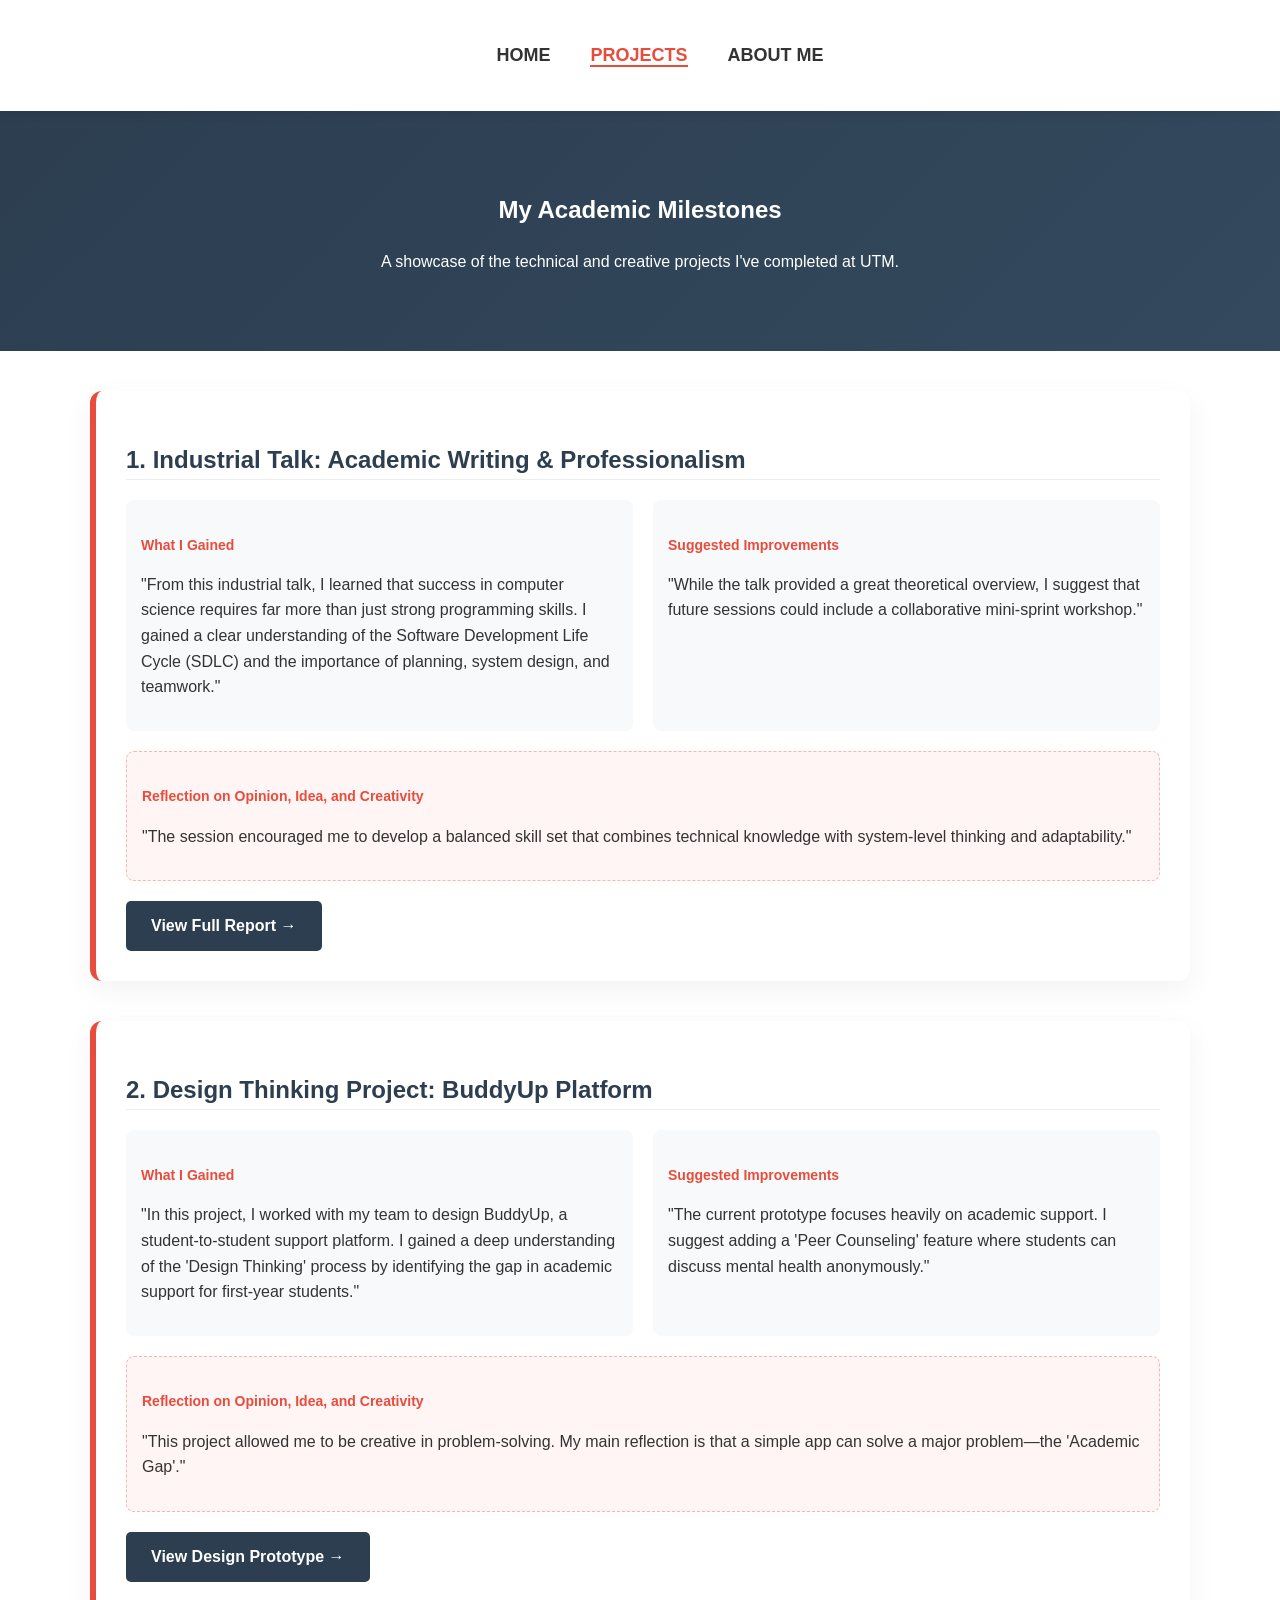
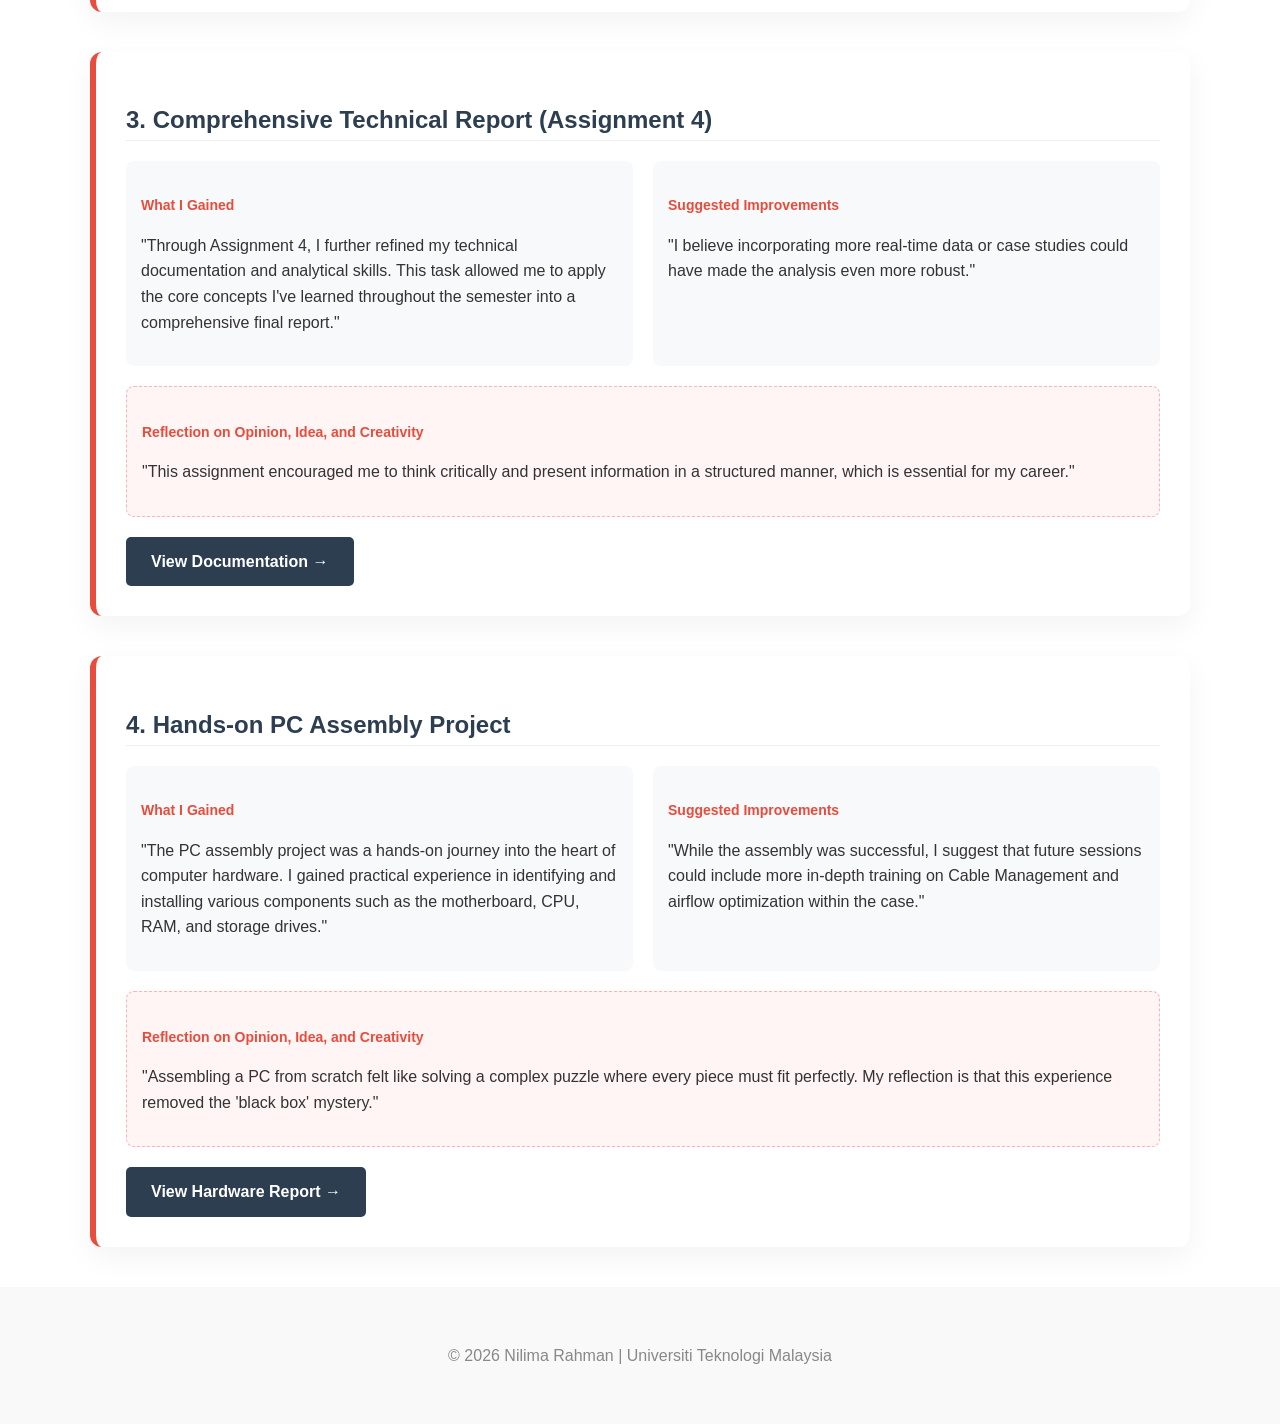
<file: projects.html>
<!DOCTYPE html>
<html lang="en">
<head>
    <meta charset="UTF-8">
    <meta name="viewport" content="width=device-width, initial-scale=1.0">
    <title>Projects Showcase | Nilima Rahman</title>
    <link rel="stylesheet" href="style.css">
</head>
<body>

    <header>
        <nav class="nav-container">
            <ul class="nav-links">
                <li><a href="index.html">Home</a></li>
                <li><a href="projects.html" class="active">Projects</a></li>
                <li><a href="about.html">About Me</a></li>
            </ul>
        </nav>
    </header>

    <section class="header-section">
        <h1>My Academic Milestones</h1>
        <p>A showcase of the technical and creative projects I've completed at UTM.</p>
    </section>

    <main class="projects-container">

        <!-- Project 1: Industrial Talk -->
        <article class="project-card">
            <div class="project-content">
                <h2 class="project-title">1. Industrial Talk: Academic Writing & Professionalism</h2>
                <div class="info-grid">
                    <div class="info-box">
                        <h4>What I Gained</h4>
                        <p>"From this industrial talk, I learned that success in computer science requires far more than just strong programming skills. I gained a clear understanding of the Software Development Life Cycle (SDLC) and the importance of planning, system design, and teamwork."</p>
                    </div>
                    <div class="info-box">
                        <h4>Suggested Improvements</h4>
                        <p>"While the talk provided a great theoretical overview, I suggest that future sessions could include a collaborative mini-sprint workshop."</p>
                    </div>
                    <div class="info-box reflection-section">
                        <h4>Reflection on Opinion, Idea, and Creativity</h4>
                        <p>"The session encouraged me to develop a balanced skill set that combines technical knowledge with system-level thinking and adaptability."</p>
                    </div>
                </div>
                <div class="btn-container">
                    <a href="https://nilimarahman-salt.github.io/industrial%20talk%202%20Academic%20Writing(assignment%203).pdf" target="_blank" class="view-link">View Full Report &rarr;</a>
                </div>
            </div>
        </article>

        <!-- Project 2: Design Thinking -->
        <article class="project-card">
            <div class="project-content">
                <h2 class="project-title">2. Design Thinking Project: BuddyUp Platform</h2>
                <div class="info-grid">
                    <div class="info-box">
                        <h4>What I Gained</h4>
                        <p>"In this project, I worked with my team to design BuddyUp, a student-to-student support platform. I gained a deep understanding of the 'Design Thinking' process by identifying the gap in academic support for first-year students."</p>
                    </div>
                    <div class="info-box">
                        <h4>Suggested Improvements</h4>
                        <p>"The current prototype focuses heavily on academic support. I suggest adding a 'Peer Counseling' feature where students can discuss mental health anonymously."</p>
                    </div>
                    <div class="info-box reflection-section">
                        <h4>Reflection on Opinion, Idea, and Creativity</h4>
                        <p>"This project allowed me to be creative in problem-solving. My main reflection is that a simple app can solve a major problem—the 'Academic Gap'."</p>
                    </div>
                </div>
                <div class="btn-container">
                    <a href="https://nilimarahman-salt.github.io/desing%20thinking%20project.pdf" target="_blank" class="view-link">View Design Prototype &rarr;</a>
                </div>
            </div>
        </article>

        <!-- Project 3: Assignment 4 -->
        <article class="project-card">
            <div class="project-content">
                <h2 class="project-title">3. Comprehensive Technical Report (Assignment 4)</h2>
                <div class="info-grid">
                    <div class="info-box">
                        <h4>What I Gained</h4>
                        <p>"Through Assignment 4, I further refined my technical documentation and analytical skills. This task allowed me to apply the core concepts I've learned throughout the semester into a comprehensive final report."</p>
                    </div>
                    <div class="info-box">
                        <h4>Suggested Improvements</h4>
                        <p>"I believe incorporating more real-time data or case studies could have made the analysis even more robust."</p>
                    </div>
                    <div class="info-box reflection-section">
                        <h4>Reflection on Opinion, Idea, and Creativity</h4>
                        <p>"This assignment encouraged me to think critically and present information in a structured manner, which is essential for my career."</p>
                    </div>
                </div>
                <div class="btn-container">
                    <a href="https://nilimarahman-salt.github.io/assignment%204.pdf" target="_blank" class="view-link">View Documentation &rarr;</a>
                </div>
            </div>
        </article>

        <!-- Project 4: PC Assembly -->
        <article class="project-card">
            <div class="project-content">
                <h2 class="project-title">4. Hands-on PC Assembly Project</h2>
                <div class="info-grid">
                    <div class="info-box">
                        <h4>What I Gained</h4>
                        <p>"The PC assembly project was a hands-on journey into the heart of computer hardware. I gained practical experience in identifying and installing various components such as the motherboard, CPU, RAM, and storage drives."</p>
                    </div>
                    <div class="info-box">
                        <h4>Suggested Improvements</h4>
                        <p>"While the assembly was successful, I suggest that future sessions could include more in-depth training on Cable Management and airflow optimization within the case."</p>
                    </div>
                    <div class="info-box reflection-section">
                        <h4>Reflection on Opinion, Idea, and Creativity</h4>
                        <p>"Assembling a PC from scratch felt like solving a complex puzzle where every piece must fit perfectly. My reflection is that this experience removed the 'black box' mystery."</p>
                    </div>
                </div>
                <div class="btn-container">
                    <a href="https://nilimarahman-salt.github.io/PC%20Assemble%20Report.pdf" target="_blank" class="view-link">View Hardware Report &rarr;</a>
                </div>
            </div>
        </article>

    </main>

    <footer>
        <p>&copy; 2026 Nilima Rahman | Universiti Teknologi Malaysia</p>
    </footer>

    <script src="script.js"></script>
</body>
</html>
</file>
<file: style.css>
/* Professional & Colorful Styles */
:root {
    --primary-color: #2c3e50;
    --accent-color: #e74c3c;
    --text-color: #333;
    --white: #ffffff;
}

body {
    font-family: 'Segoe UI', Tahoma, Geneva, Verdana, sans-serif;
    margin: 0;
    background-color: #ffffff;
    color: var(--text-color);
    line-height: 1.6;
}

/* Navigation Bar */
header {
    background: var(--white);
    box-shadow: 0 2px 10px rgba(0,0,0,0.1);
    position: sticky;
    top: 0;
    z-index: 1000;
}

.nav-container {
    display: flex;
    justify-content: center;
    padding: 25px 0;
}

.nav-links {
    display: flex;
    list-style: none;
    gap: 40px;
}

.nav-links a {
    text-decoration: none;
    color: #333;
    font-size: 18px;
    font-weight: 600;
    text-transform: uppercase;
    transition: 0.3s;
}

.nav-links a.active, .nav-links a:hover {
    color: var(--accent-color);
    border-bottom: 2px solid var(--accent-color);
}

/* Hero Section (Home Page) */
.hero {
    display: flex;
    align-items: center;
    justify-content: center;
    gap: 60px;
    padding: 80px 10%;
    min-height: 80vh;
    background: linear-gradient(135deg, #fdfbfb 0%, #ebedee 100%);
}

.profile-img {
    width: 320px;
    height: 320px;
    object-fit: cover;
    border-radius: 20px;
    box-shadow: 20px 20px 60px #bebebe, -20px -20px 60px #ffffff;
}

.hero-content h1 {
    font-size: 3.5rem;
    margin-bottom: 10px;
    color: var(--primary-color);
}

.highlight { color: var(--accent-color); }

/* Project Cards Section */
.header-section {
    text-align: center;
    padding: 60px 20px;
    background: linear-gradient(135deg, #2c3e50, #34495e);
    color: white;
}

.projects-container {
    max-width: 1100px;
    margin: 40px auto;
    padding: 0 20px;
}

.project-card {
    background: white;
    border-radius: 12px;
    box-shadow: 0 10px 30px rgba(0,0,0,0.05);
    margin-bottom: 40px;
    border-left: 6px solid var(--accent-color);
    padding: 30px;
    transition: 0.3s;
}

.project-card:hover {
    transform: translateY(-5px);
}

.project-title {
    color: var(--primary-color);
    margin-bottom: 15px;
    border-bottom: 1px solid #eee;
}

.info-grid {
    display: grid;
    grid-template-columns: 1fr 1fr;
    gap: 20px;
    margin: 20px 0;
}

.info-box {
    background: #f8f9fa;
    padding: 15px;
    border-radius: 8px;
}

.info-box h4 {
    color: var(--accent-color);
    margin-bottom: 5px;
    font-size: 14px;
}

.reflection-section {
    grid-column: span 2;
    background: #fff5f5;
    border: 1px dashed #feb2b2;
}

.view-link {
    display: inline-block;
    padding: 12px 25px;
    background: var(--primary-color);
    color: white;
    text-decoration: none;
    border-radius: 5px;
    font-weight: bold;
}

.view-link:hover {
    background: var(--accent-color);
}

footer {
    text-align: center;
    padding: 40px;
    background: #f9f9f9;
    color: #888;
}
</file>
<file: assets/css/main.css>
@import url(fontawesome-all.min.css);
@import url("https://fonts.googleapis.com/css?family=Merriweather:300,700,300italic,700italic|Source+Sans+Pro:900");

/*
	Massively by HTML5 UP
	html5up.net | @ajlkn
	Free for personal and commercial use under the CCA 3.0 license (html5up.net/license)
*/

html, body, div, span, applet, object,
iframe, h1, h2, h3, h4, h5, h6, p, blockquote,
pre, a, abbr, acronym, address, big, cite,
code, del, dfn, em, img, ins, kbd, q, s, samp,
small, strike, strong, sub, sup, tt, var, b,
u, i, center, dl, dt, dd, ol, ul, li, fieldset,
form, label, legend, table, caption, tbody,
tfoot, thead, tr, th, td, article, aside,
canvas, details, embed, figure, figcaption,
footer, header, hgroup, menu, nav, output, ruby,
section, summary, time, mark, audio, video {
	margin: 0;
	padding: 0;
	border: 0;
	font-size: 100%;
	font: inherit;
	vertical-align: baseline;}

article, aside, details, figcaption, figure,
footer, header, hgroup, menu, nav, section {
	display: block;}

body {
	line-height: 1;
}

ol, ul {
	list-style: none;
}

blockquote, q {
	quotes: none;
}

	blockquote:before, blockquote:after, q:before, q:after {
		content: '';
		content: none;
	}

table {
	border-collapse: collapse;
	border-spacing: 0;
}

body {
	-webkit-text-size-adjust: none;
}

mark {
	background-color: transparent;
	color: inherit;
}

input::-moz-focus-inner {
	border: 0;
	padding: 0;
}

input, select, textarea {
	-moz-appearance: none;
	-webkit-appearance: none;
	-ms-appearance: none;
	appearance: none;
}

/* Basic */

	@-ms-viewport {
		width: device-width;
	}

	body {
		-ms-overflow-style: scrollbar;
	}

	@media screen and (max-width: 480px) {

		html, body {
			min-width: 320px;
		}

	}

	html {
		box-sizing: border-box;
	}

	*, *:before, *:after {
		box-sizing: inherit;
	}

	body {
		background-color: #1e252d;
	}

		body.is-preload *, body.is-preload *:before, body.is-preload *:after {
			-moz-animation: none !important;
			-webkit-animation: none !important;
			-ms-animation: none !important;
			animation: none !important;
			-moz-transition: none !important;
			-webkit-transition: none !important;
			-ms-transition: none !important;
			transition: none !important;
		}

/* Type */

	html {
		font-size: 16pt;
	}

		@media screen and (max-width: 1680px) {

			html {
				font-size: 12pt;
			}

		}

		@media screen and (max-width: 1280px) {

			html {
				font-size: 11pt;
			}

		}

		@media screen and (max-width: 360px) {

			html {
				font-size: 10pt;
			}

		}

	body {
		color: #212931;
	}

	body, input, select, textarea {
		font-family: "Merriweather", Georgia, serif;
		font-weight: 300;
		font-size: 1rem;
		line-height: 2.375;
	}

	a {
		-moz-transition: color 0.2s ease-in-out, background-color 0.2s ease-in-out, border-color 0.2s ease-in-out, box-shadow 0.2s ease-in-out;
		-webkit-transition: color 0.2s ease-in-out, background-color 0.2s ease-in-out, border-color 0.2s ease-in-out, box-shadow 0.2s ease-in-out;
		-ms-transition: color 0.2s ease-in-out, background-color 0.2s ease-in-out, border-color 0.2s ease-in-out, box-shadow 0.2s ease-in-out;
		transition: color 0.2s ease-in-out, background-color 0.2s ease-in-out, border-color 0.2s ease-in-out, box-shadow 0.2s ease-in-out;
		border-bottom: dotted 1px;
		text-decoration: none;
	}

		a:hover {
			border-bottom-color: transparent;
		}

	strong, b {
		font-weight: 600;
	}

	em, i {
		font-style: italic;
	}

	p {
		text-align: justify;
		margin: 0 0 2rem 0;
	}

	h1, h2, h3, h4, h5, h6 {
		font-family: "Source Sans Pro", Helvetica, sans-serif;
		font-weight: 900;
		line-height: 1.5;
		letter-spacing: 0.075em;
		text-transform: uppercase;
		margin: 0 0 1rem 0;
	}

		h1 a, h2 a, h3 a, h4 a, h5 a, h6 a {
			border-bottom: 0;
			color: inherit;
			text-decoration: none;
		}

	h1 {
		font-size: 4rem;
		line-height: 1.1;
		margin: 0 0 2rem 0;
	}

	h2 {
		font-size: 1.75rem;
		line-height: 1.3;
		margin: 0 0 1.5rem 0;
	}

	h3 {
		font-size: 1.25rem;
		margin: 0 0 1.5rem 0;
	}

	h4 {
		font-size: 1rem;
	}

	h5 {
		font-size: 0.9rem;
	}

	h6 {
		font-size: 0.8rem;
	}

	sub {
		font-size: 0.8rem;
		position: relative;
		top: 0.5rem;
	}

	sup {
		font-size: 0.8rem;
		position: relative;
		top: -0.5rem;
	}

	blockquote {
		border-left: solid 4px;
		font-style: italic;
		margin: 0 0 2rem 0;
		padding: 0.5rem 0 0.5rem 2rem;
	}

	code {
		border: solid 2px;
		font-family: "Courier New", monospace;
		font-size: 0.9rem;
		margin: 0 0.25rem;
		padding: 0.25rem 0.65rem;
	}

	pre {
		-webkit-overflow-scrolling: touch;
		font-family: "Courier New", monospace;
		font-size: 0.9rem;
		margin: 0 0 2rem 0;
	}

		pre code {
			display: block;
			line-height: 1.75;
			padding: 1rem 1.5rem;
			overflow-x: auto;
		}

	hr {
		border: 0;
		border-bottom: solid 2px;
		margin: 3rem 0;
	}

		hr.major {
			margin: 5rem 0;
		}

	.align-left {
		text-align: left;
	}

	.align-center {
		text-align: center;
	}

	.align-right {
		text-align: right;
	}

	input, select, textarea {
		color: #212931;
	}

	a {
		color: #212931;
		border-bottom-color: rgba(33, 41, 49, 0.5);
	}

		a:hover {
			border-bottom-color: transparent;
			color: #18bfef !important;
		}

	strong, b {
		color: #212931;
	}

	h1, h2, h3, h4, h5, h6 {
		color: #212931;
	}

	blockquote {
		border-left-color: #eeeeee;
	}

	code {
		background: rgba(220, 220, 220, 0.25);
		border-color: #eeeeee;
	}

	hr {
		border-bottom-color: #eeeeee;
	}

/* Row */

	.row {
		display: flex;
		flex-wrap: wrap;
		box-sizing: border-box;
		align-items: stretch;
	}

		.row > * {
			box-sizing: border-box;
		}

		.row.gtr-uniform > * > :last-child {
			margin-bottom: 0;
		}

		.row.aln-left {
			justify-content: flex-start;
		}

		.row.aln-center {
			justify-content: center;
		}

		.row.aln-right {
			justify-content: flex-end;
		}

		.row.aln-top {
			align-items: flex-start;
		}

		.row.aln-middle {
			align-items: center;
		}

		.row.aln-bottom {
			align-items: flex-end;
		}

		.row > .imp {
			order: -1;
		}

		.row > .col-1 {
			width: 8.33333%;
		}

		.row > .off-1 {
			margin-left: 8.33333%;
		}

		.row > .col-2 {
			width: 16.66667%;
		}

		.row > .off-2 {
			margin-left: 16.66667%;
		}

		.row > .col-3 {
			width: 25%;
		}

		.row > .off-3 {
			margin-left: 25%;
		}

		.row > .col-4 {
			width: 33.33333%;
		}

		.row > .off-4 {
			margin-left: 33.33333%;
		}

		.row > .col-5 {
			width: 41.66667%;
		}

		.row > .off-5 {
			margin-left: 41.66667%;
		}

		.row > .col-6 {
			width: 50%;
		}

		.row > .off-6 {
			margin-left: 50%;
		}

		.row > .col-7 {
			width: 58.33333%;
		}

		.row > .off-7 {
			margin-left: 58.33333%;
		}

		.row > .col-8 {
			width: 66.66667%;
		}

		.row > .off-8 {
			margin-left: 66.66667%;
		}

		.row > .col-9 {
			width: 75%;
		}

		.row > .off-9 {
			margin-left: 75%;
		}

		.row > .col-10 {
			width: 83.33333%;
		}

		.row > .off-10 {
			margin-left: 83.33333%;
		}

		.row > .col-11 {
			width: 91.66667%;
		}

		.row > .off-11 {
			margin-left: 91.66667%;
		}

		.row > .col-12 {
			width: 100%;
		}

		.row > .off-12 {
			margin-left: 100%;
		}

		.row.gtr-0 {
			margin-top: 0;
			margin-left: 0rem;
		}

			.row.gtr-0 > * {
				padding: 0 0 0 0rem;
			}

			.row.gtr-0.gtr-uniform {
				margin-top: 0rem;
			}

				.row.gtr-0.gtr-uniform > * {
					padding-top: 0rem;
				}

		.row.gtr-25 {
			margin-top: 0;
			margin-left: -0.375rem;
		}

			.row.gtr-25 > * {
				padding: 0 0 0 0.375rem;
			}

			.row.gtr-25.gtr-uniform {
				margin-top: -0.375rem;
			}

				.row.gtr-25.gtr-uniform > * {
					padding-top: 0.375rem;
				}

		.row.gtr-50 {
			margin-top: 0;
			margin-left: -0.75rem;
		}

			.row.gtr-50 > * {
				padding: 0 0 0 0.75rem;
			}

			.row.gtr-50.gtr-uniform {
				margin-top: -0.75rem;
			}

				.row.gtr-50.gtr-uniform > * {
					padding-top: 0.75rem;
				}

		.row {
			margin-top: 0;
			margin-left: -1.5rem;
		}

			.row > * {
				padding: 0 0 0 1.5rem;
			}

			.row.gtr-uniform {
				margin-top: -1.5rem;
			}

				.row.gtr-uniform > * {
					padding-top: 1.5rem;
				}

		.row.gtr-150 {
			margin-top: 0;
			margin-left: -2.25rem;
		}

			.row.gtr-150 > * {
				padding: 0 0 0 2.25rem;
			}

			.row.gtr-150.gtr-uniform {
				margin-top: -2.25rem;
			}

				.row.gtr-150.gtr-uniform > * {
					padding-top: 2.25rem;
				}

		.row.gtr-200 {
			margin-top: 0;
			margin-left: -3rem;
		}

			.row.gtr-200 > * {
				padding: 0 0 0 3rem;
			}

			.row.gtr-200.gtr-uniform {
				margin-top: -3rem;
			}

				.row.gtr-200.gtr-uniform > * {
					padding-top: 3rem;
				}

		@media screen and (max-width: 1680px) {

			.row {
				display: flex;
				flex-wrap: wrap;
				box-sizing: border-box;
				align-items: stretch;
			}

				.row > * {
					box-sizing: border-box;
				}

				.row.gtr-uniform > * > :last-child {
					margin-bottom: 0;
				}

				.row.aln-left {
					justify-content: flex-start;
				}

				.row.aln-center {
					justify-content: center;
				}

				.row.aln-right {
					justify-content: flex-end;
				}

				.row.aln-top {
					align-items: flex-start;
				}

				.row.aln-middle {
					align-items: center;
				}

				.row.aln-bottom {
					align-items: flex-end;
				}

				.row > .imp-xlarge {
					order: -1;
				}

				.row > .col-1-xlarge {
					width: 8.33333%;
				}

				.row > .off-1-xlarge {
					margin-left: 8.33333%;
				}

				.row > .col-2-xlarge {
					width: 16.66667%;
				}

				.row > .off-2-xlarge {
					margin-left: 16.66667%;
				}

				.row > .col-3-xlarge {
					width: 25%;
				}

				.row > .off-3-xlarge {
					margin-left: 25%;
				}

				.row > .col-4-xlarge {
					width: 33.33333%;
				}

				.row > .off-4-xlarge {
					margin-left: 33.33333%;
				}

				.row > .col-5-xlarge {
					width: 41.66667%;
				}

				.row > .off-5-xlarge {
					margin-left: 41.66667%;
				}

				.row > .col-6-xlarge {
					width: 50%;
				}

				.row > .off-6-xlarge {
					margin-left: 50%;
				}

				.row > .col-7-xlarge {
					width: 58.33333%;
				}

				.row > .off-7-xlarge {
					margin-left: 58.33333%;
				}

				.row > .col-8-xlarge {
					width: 66.66667%;
				}

				.row > .off-8-xlarge {
					margin-left: 66.66667%;
				}

				.row > .col-9-xlarge {
					width: 75%;
				}

				.row > .off-9-xlarge {
					margin-left: 75%;
				}

				.row > .col-10-xlarge {
					width: 83.33333%;
				}

				.row > .off-10-xlarge {
					margin-left: 83.33333%;
				}

				.row > .col-11-xlarge {
					width: 91.66667%;
				}

				.row > .off-11-xlarge {
					margin-left: 91.66667%;
				}

				.row > .col-12-xlarge {
					width: 100%;
				}

				.row > .off-12-xlarge {
					margin-left: 100%;
				}

				.row.gtr-0 {
					margin-top: 0;
					margin-left: 0rem;
				}

					.row.gtr-0 > * {
						padding: 0 0 0 0rem;
					}

					.row.gtr-0.gtr-uniform {
						margin-top: 0rem;
					}

						.row.gtr-0.gtr-uniform > * {
							padding-top: 0rem;
						}

				.row.gtr-25 {
					margin-top: 0;
					margin-left: -0.375rem;
				}

					.row.gtr-25 > * {
						padding: 0 0 0 0.375rem;
					}

					.row.gtr-25.gtr-uniform {
						margin-top: -0.375rem;
					}

						.row.gtr-25.gtr-uniform > * {
							padding-top: 0.375rem;
						}

				.row.gtr-50 {
					margin-top: 0;
					margin-left: -0.75rem;
				}

					.row.gtr-50 > * {
						padding: 0 0 0 0.75rem;
					}

					.row.gtr-50.gtr-uniform {
						margin-top: -0.75rem;
					}

						.row.gtr-50.gtr-uniform > * {
							padding-top: 0.75rem;
						}

				.row {
					margin-top: 0;
					margin-left: -1.5rem;
				}

					.row > * {
						padding: 0 0 0 1.5rem;
					}

					.row.gtr-uniform {
						margin-top: -1.5rem;
					}

						.row.gtr-uniform > * {
							padding-top: 1.5rem;
						}

				.row.gtr-150 {
					margin-top: 0;
					margin-left: -2.25rem;
				}

					.row.gtr-150 > * {
						padding: 0 0 0 2.25rem;
					}

					.row.gtr-150.gtr-uniform {
						margin-top: -2.25rem;
					}

						.row.gtr-150.gtr-uniform > * {
							padding-top: 2.25rem;
						}

				.row.gtr-200 {
					margin-top: 0;
					margin-left: -3rem;
				}

					.row.gtr-200 > * {
						padding: 0 0 0 3rem;
					}

					.row.gtr-200.gtr-uniform {
						margin-top: -3rem;
					}

						.row.gtr-200.gtr-uniform > * {
							padding-top: 3rem;
						}

		}

		@media screen and (max-width: 1280px) {

			.row {
				display: flex;
				flex-wrap: wrap;
				box-sizing: border-box;
				align-items: stretch;
			}

				.row > * {
					box-sizing: border-box;
				}

				.row.gtr-uniform > * > :last-child {
					margin-bottom: 0;
				}

				.row.aln-left {
					justify-content: flex-start;
				}

				.row.aln-center {
					justify-content: center;
				}

				.row.aln-right {
					justify-content: flex-end;
				}

				.row.aln-top {
					align-items: flex-start;
				}

				.row.aln-middle {
					align-items: center;
				}

				.row.aln-bottom {
					align-items: flex-end;
				}

				.row > .imp-large {
					order: -1;
				}

				.row > .col-1-large {
					width: 8.33333%;
				}

				.row > .off-1-large {
					margin-left: 8.33333%;
				}

				.row > .col-2-large {
					width: 16.66667%;
				}

				.row > .off-2-large {
					margin-left: 16.66667%;
				}

				.row > .col-3-large {
					width: 25%;
				}

				.row > .off-3-large {
					margin-left: 25%;
				}

				.row > .col-4-large {
					width: 33.33333%;
				}

				.row > .off-4-large {
					margin-left: 33.33333%;
				}

				.row > .col-5-large {
					width: 41.66667%;
				}

				.row > .off-5-large {
					margin-left: 41.66667%;
				}

				.row > .col-6-large {
					width: 50%;
				}

				.row > .off-6-large {
					margin-left: 50%;
				}

				.row > .col-7-large {
					width: 58.33333%;
				}

				.row > .off-7-large {
					margin-left: 58.33333%;
				}

				.row > .col-8-large {
					width: 66.66667%;
				}

				.row > .off-8-large {
					margin-left: 66.66667%;
				}

				.row > .col-9-large {
					width: 75%;
				}

				.row > .off-9-large {
					margin-left: 75%;
				}

				.row > .col-10-large {
					width: 83.33333%;
				}

				.row > .off-10-large {
					margin-left: 83.33333%;
				}

				.row > .col-11-large {
					width: 91.66667%;
				}

				.row > .off-11-large {
					margin-left: 91.66667%;
				}

				.row > .col-12-large {
					width: 100%;
				}

				.row > .off-12-large {
					margin-left: 100%;
				}

				.row.gtr-0 {
					margin-top: 0;
					margin-left: 0rem;
				}

					.row.gtr-0 > * {
						padding: 0 0 0 0rem;
					}

					.row.gtr-0.gtr-uniform {
						margin-top: 0rem;
					}

						.row.gtr-0.gtr-uniform > * {
							padding-top: 0rem;
						}

				.row.gtr-25 {
					margin-top: 0;
					margin-left: -0.375rem;
				}

					.row.gtr-25 > * {
						padding: 0 0 0 0.375rem;
					}

					.row.gtr-25.gtr-uniform {
						margin-top: -0.375rem;
					}

						.row.gtr-25.gtr-uniform > * {
							padding-top: 0.375rem;
						}

				.row.gtr-50 {
					margin-top: 0;
					margin-left: -0.75rem;
				}

					.row.gtr-50 > * {
						padding: 0 0 0 0.75rem;
					}

					.row.gtr-50.gtr-uniform {
						margin-top: -0.75rem;
					}

						.row.gtr-50.gtr-uniform > * {
							padding-top: 0.75rem;
						}

				.row {
					margin-top: 0;
					margin-left: -1.5rem;
				}

					.row > * {
						padding: 0 0 0 1.5rem;
					}

					.row.gtr-uniform {
						margin-top: -1.5rem;
					}

						.row.gtr-uniform > * {
							padding-top: 1.5rem;
						}

				.row.gtr-150 {
					margin-top: 0;
					margin-left: -2.25rem;
				}

					.row.gtr-150 > * {
						padding: 0 0 0 2.25rem;
					}

					.row.gtr-150.gtr-uniform {
						margin-top: -2.25rem;
					}

						.row.gtr-150.gtr-uniform > * {
							padding-top: 2.25rem;
						}

				.row.gtr-200 {
					margin-top: 0;
					margin-left: -3rem;
				}

					.row.gtr-200 > * {
						padding: 0 0 0 3rem;
					}

					.row.gtr-200.gtr-uniform {
						margin-top: -3rem;
					}

						.row.gtr-200.gtr-uniform > * {
							padding-top: 3rem;
						}

		}

		@media screen and (max-width: 980px) {

			.row {
				display: flex;
				flex-wrap: wrap;
				box-sizing: border-box;
				align-items: stretch;
			}

				.row > * {
					box-sizing: border-box;
				}

				.row.gtr-uniform > * > :last-child {
					margin-bottom: 0;
				}

				.row.aln-left {
					justify-content: flex-start;
				}

				.row.aln-center {
					justify-content: center;
				}

				.row.aln-right {
					justify-content: flex-end;
				}

				.row.aln-top {
					align-items: flex-start;
				}

				.row.aln-middle {
					align-items: center;
				}

				.row.aln-bottom {
					align-items: flex-end;
				}

				.row > .imp-medium {
					order: -1;
				}

				.row > .col-1-medium {
					width: 8.33333%;
				}

				.row > .off-1-medium {
					margin-left: 8.33333%;
				}

				.row > .col-2-medium {
					width: 16.66667%;
				}

				.row > .off-2-medium {
					margin-left: 16.66667%;
				}

				.row > .col-3-medium {
					width: 25%;
				}

				.row > .off-3-medium {
					margin-left: 25%;
				}

				.row > .col-4-medium {
					width: 33.33333%;
				}

				.row > .off-4-medium {
					margin-left: 33.33333%;
				}

				.row > .col-5-medium {
					width: 41.66667%;
				}

				.row > .off-5-medium {
					margin-left: 41.66667%;
				}

				.row > .col-6-medium {
					width: 50%;
				}

				.row > .off-6-medium {
					margin-left: 50%;
				}

				.row > .col-7-medium {
					width: 58.33333%;
				}

				.row > .off-7-medium {
					margin-left: 58.33333%;
				}

				.row > .col-8-medium {
					width: 66.66667%;
				}

				.row > .off-8-medium {
					margin-left: 66.66667%;
				}

				.row > .col-9-medium {
					width: 75%;
				}

				.row > .off-9-medium {
					margin-left: 75%;
				}

				.row > .col-10-medium {
					width: 83.33333%;
				}

				.row > .off-10-medium {
					margin-left: 83.33333%;
				}

				.row > .col-11-medium {
					width: 91.66667%;
				}

				.row > .off-11-medium {
					margin-left: 91.66667%;
				}

				.row > .col-12-medium {
					width: 100%;
				}

				.row > .off-12-medium {
					margin-left: 100%;
				}

				.row.gtr-0 {
					margin-top: 0;
					margin-left: 0rem;
				}

					.row.gtr-0 > * {
						padding: 0 0 0 0rem;
					}

					.row.gtr-0.gtr-uniform {
						margin-top: 0rem;
					}

						.row.gtr-0.gtr-uniform > * {
							padding-top: 0rem;
						}

				.row.gtr-25 {
					margin-top: 0;
					margin-left: -0.375rem;
				}

					.row.gtr-25 > * {
						padding: 0 0 0 0.375rem;
					}

					.row.gtr-25.gtr-uniform {
						margin-top: -0.375rem;
					}

						.row.gtr-25.gtr-uniform > * {
							padding-top: 0.375rem;
						}

				.row.gtr-50 {
					margin-top: 0;
					margin-left: -0.75rem;
				}

					.row.gtr-50 > * {
						padding: 0 0 0 0.75rem;
					}

					.row.gtr-50.gtr-uniform {
						margin-top: -0.75rem;
					}

						.row.gtr-50.gtr-uniform > * {
							padding-top: 0.75rem;
						}

				.row {
					margin-top: 0;
					margin-left: -1.5rem;
				}

					.row > * {
						padding: 0 0 0 1.5rem;
					}

					.row.gtr-uniform {
						margin-top: -1.5rem;
					}

						.row.gtr-uniform > * {
							padding-top: 1.5rem;
						}

				.row.gtr-150 {
					margin-top: 0;
					margin-left: -2.25rem;
				}

					.row.gtr-150 > * {
						padding: 0 0 0 2.25rem;
					}

					.row.gtr-150.gtr-uniform {
						margin-top: -2.25rem;
					}

						.row.gtr-150.gtr-uniform > * {
							padding-top: 2.25rem;
						}

				.row.gtr-200 {
					margin-top: 0;
					margin-left: -3rem;
				}

					.row.gtr-200 > * {
						padding: 0 0 0 3rem;
					}

					.row.gtr-200.gtr-uniform {
						margin-top: -3rem;
					}

						.row.gtr-200.gtr-uniform > * {
							padding-top: 3rem;
						}

		}

		@media screen and (max-width: 736px) {

			.row {
				display: flex;
				flex-wrap: wrap;
				box-sizing: border-box;
				align-items: stretch;
			}

				.row > * {
					box-sizing: border-box;
				}

				.row.gtr-uniform > * > :last-child {
					margin-bottom: 0;
				}

				.row.aln-left {
					justify-content: flex-start;
				}

				.row.aln-center {
					justify-content: center;
				}

				.row.aln-right {
					justify-content: flex-end;
				}

				.row.aln-top {
					align-items: flex-start;
				}

				.row.aln-middle {
					align-items: center;
				}

				.row.aln-bottom {
					align-items: flex-end;
				}

				.row > .imp-small {
					order: -1;
				}

				.row > .col-1-small {
					width: 8.33333%;
				}

				.row > .off-1-small {
					margin-left: 8.33333%;
				}

				.row > .col-2-small {
					width: 16.66667%;
				}

				.row > .off-2-small {
					margin-left: 16.66667%;
				}

				.row > .col-3-small {
					width: 25%;
				}

				.row > .off-3-small {
					margin-left: 25%;
				}

				.row > .col-4-small {
					width: 33.33333%;
				}

				.row > .off-4-small {
					margin-left: 33.33333%;
				}

				.row > .col-5-small {
					width: 41.66667%;
				}

				.row > .off-5-small {
					margin-left: 41.66667%;
				}

				.row > .col-6-small {
					width: 50%;
				}

				.row > .off-6-small {
					margin-left: 50%;
				}

				.row > .col-7-small {
					width: 58.33333%;
				}

				.row > .off-7-small {
					margin-left: 58.33333%;
				}

				.row > .col-8-small {
					width: 66.66667%;
				}

				.row > .off-8-small {
					margin-left: 66.66667%;
				}

				.row > .col-9-small {
					width: 75%;
				}

				.row > .off-9-small {
					margin-left: 75%;
				}

				.row > .col-10-small {
					width: 83.33333%;
				}

				.row > .off-10-small {
					margin-left: 83.33333%;
				}

				.row > .col-11-small {
					width: 91.66667%;
				}

				.row > .off-11-small {
					margin-left: 91.66667%;
				}

				.row > .col-12-small {
					width: 100%;
				}

				.row > .off-12-small {
					margin-left: 100%;
				}

				.row.gtr-0 {
					margin-top: 0;
					margin-left: 0rem;
				}

					.row.gtr-0 > * {
						padding: 0 0 0 0rem;
					}

					.row.gtr-0.gtr-uniform {
						margin-top: 0rem;
					}

						.row.gtr-0.gtr-uniform > * {
							padding-top: 0rem;
						}

				.row.gtr-25 {
					margin-top: 0;
					margin-left: -0.375rem;
				}

					.row.gtr-25 > * {
						padding: 0 0 0 0.375rem;
					}

					.row.gtr-25.gtr-uniform {
						margin-top: -0.375rem;
					}

						.row.gtr-25.gtr-uniform > * {
							padding-top: 0.375rem;
						}

				.row.gtr-50 {
					margin-top: 0;
					margin-left: -0.75rem;
				}

					.row.gtr-50 > * {
						padding: 0 0 0 0.75rem;
					}

					.row.gtr-50.gtr-uniform {
						margin-top: -0.75rem;
					}

						.row.gtr-50.gtr-uniform > * {
							padding-top: 0.75rem;
						}

				.row {
					margin-top: 0;
					margin-left: -1.5rem;
				}

					.row > * {
						padding: 0 0 0 1.5rem;
					}

					.row.gtr-uniform {
						margin-top: -1.5rem;
					}

						.row.gtr-uniform > * {
							padding-top: 1.5rem;
						}

				.row.gtr-150 {
					margin-top: 0;
					margin-left: -2.25rem;
				}

					.row.gtr-150 > * {
						padding: 0 0 0 2.25rem;
					}

					.row.gtr-150.gtr-uniform {
						margin-top: -2.25rem;
					}

						.row.gtr-150.gtr-uniform > * {
							padding-top: 2.25rem;
						}

				.row.gtr-200 {
					margin-top: 0;
					margin-left: -3rem;
				}

					.row.gtr-200 > * {
						padding: 0 0 0 3rem;
					}

					.row.gtr-200.gtr-uniform {
						margin-top: -3rem;
					}

						.row.gtr-200.gtr-uniform > * {
							padding-top: 3rem;
						}

		}

		@media screen and (max-width: 480px) {

			.row {
				display: flex;
				flex-wrap: wrap;
				box-sizing: border-box;
				align-items: stretch;
			}

				.row > * {
					box-sizing: border-box;
				}

				.row.gtr-uniform > * > :last-child {
					margin-bottom: 0;
				}

				.row.aln-left {
					justify-content: flex-start;
				}

				.row.aln-center {
					justify-content: center;
				}

				.row.aln-right {
					justify-content: flex-end;
				}

				.row.aln-top {
					align-items: flex-start;
				}

				.row.aln-middle {
					align-items: center;
				}

				.row.aln-bottom {
					align-items: flex-end;
				}

				.row > .imp-xsmall {
					order: -1;
				}

				.row > .col-1-xsmall {
					width: 8.33333%;
				}

				.row > .off-1-xsmall {
					margin-left: 8.33333%;
				}

				.row > .col-2-xsmall {
					width: 16.66667%;
				}

				.row > .off-2-xsmall {
					margin-left: 16.66667%;
				}

				.row > .col-3-xsmall {
					width: 25%;
				}

				.row > .off-3-xsmall {
					margin-left: 25%;
				}

				.row > .col-4-xsmall {
					width: 33.33333%;
				}

				.row > .off-4-xsmall {
					margin-left: 33.33333%;
				}

				.row > .col-5-xsmall {
					width: 41.66667%;
				}

				.row > .off-5-xsmall {
					margin-left: 41.66667%;
				}

				.row > .col-6-xsmall {
					width: 50%;
				}

				.row > .off-6-xsmall {
					margin-left: 50%;
				}

				.row > .col-7-xsmall {
					width: 58.33333%;
				}

				.row > .off-7-xsmall {
					margin-left: 58.33333%;
				}

				.row > .col-8-xsmall {
					width: 66.66667%;
				}

				.row > .off-8-xsmall {
					margin-left: 66.66667%;
				}

				.row > .col-9-xsmall {
					width: 75%;
				}

				.row > .off-9-xsmall {
					margin-left: 75%;
				}

				.row > .col-10-xsmall {
					width: 83.33333%;
				}

				.row > .off-10-xsmall {
					margin-left: 83.33333%;
				}

				.row > .col-11-xsmall {
					width: 91.66667%;
				}

				.row > .off-11-xsmall {
					margin-left: 91.66667%;
				}

				.row > .col-12-xsmall {
					width: 100%;
				}

				.row > .off-12-xsmall {
					margin-left: 100%;
				}

				.row.gtr-0 {
					margin-top: 0;
					margin-left: 0rem;
				}

					.row.gtr-0 > * {
						padding: 0 0 0 0rem;
					}

					.row.gtr-0.gtr-uniform {
						margin-top: 0rem;
					}

						.row.gtr-0.gtr-uniform > * {
							padding-top: 0rem;
						}

				.row.gtr-25 {
					margin-top: 0;
					margin-left: -0.375rem;
				}

					.row.gtr-25 > * {
						padding: 0 0 0 0.375rem;
					}

					.row.gtr-25.gtr-uniform {
						margin-top: -0.375rem;
					}

						.row.gtr-25.gtr-uniform > * {
							padding-top: 0.375rem;
						}

				.row.gtr-50 {
					margin-top: 0;
					margin-left: -0.75rem;
				}

					.row.gtr-50 > * {
						padding: 0 0 0 0.75rem;
					}

					.row.gtr-50.gtr-uniform {
						margin-top: -0.75rem;
					}

						.row.gtr-50.gtr-uniform > * {
							padding-top: 0.75rem;
						}

				.row {
					margin-top: 0;
					margin-left: -1.5rem;
				}

					.row > * {
						padding: 0 0 0 1.5rem;
					}

					.row.gtr-uniform {
						margin-top: -1.5rem;
					}

						.row.gtr-uniform > * {
							padding-top: 1.5rem;
						}

				.row.gtr-150 {
					margin-top: 0;
					margin-left: -2.25rem;
				}

					.row.gtr-150 > * {
						padding: 0 0 0 2.25rem;
					}

					.row.gtr-150.gtr-uniform {
						margin-top: -2.25rem;
					}

						.row.gtr-150.gtr-uniform > * {
							padding-top: 2.25rem;
						}

				.row.gtr-200 {
					margin-top: 0;
					margin-left: -3rem;
				}

					.row.gtr-200 > * {
						padding: 0 0 0 3rem;
					}

					.row.gtr-200.gtr-uniform {
						margin-top: -3rem;
					}

						.row.gtr-200.gtr-uniform > * {
							padding-top: 3rem;
						}

		}

		@media screen and (max-width: 360px) {

			.row {
				display: flex;
				flex-wrap: wrap;
				box-sizing: border-box;
				align-items: stretch;
			}

				.row > * {
					box-sizing: border-box;
				}

				.row.gtr-uniform > * > :last-child {
					margin-bottom: 0;
				}

				.row.aln-left {
					justify-content: flex-start;
				}

				.row.aln-center {
					justify-content: center;
				}

				.row.aln-right {
					justify-content: flex-end;
				}

				.row.aln-top {
					align-items: flex-start;
				}

				.row.aln-middle {
					align-items: center;
				}

				.row.aln-bottom {
					align-items: flex-end;
				}

				.row > .imp-xxsmall {
					order: -1;
				}

				.row > .col-1-xxsmall {
					width: 8.33333%;
				}

				.row > .off-1-xxsmall {
					margin-left: 8.33333%;
				}

				.row > .col-2-xxsmall {
					width: 16.66667%;
				}

				.row > .off-2-xxsmall {
					margin-left: 16.66667%;
				}

				.row > .col-3-xxsmall {
					width: 25%;
				}

				.row > .off-3-xxsmall {
					margin-left: 25%;
				}

				.row > .col-4-xxsmall {
					width: 33.33333%;
				}

				.row > .off-4-xxsmall {
					margin-left: 33.33333%;
				}

				.row > .col-5-xxsmall {
					width: 41.66667%;
				}

				.row > .off-5-xxsmall {
					margin-left: 41.66667%;
				}

				.row > .col-6-xxsmall {
					width: 50%;
				}

				.row > .off-6-xxsmall {
					margin-left: 50%;
				}

				.row > .col-7-xxsmall {
					width: 58.33333%;
				}

				.row > .off-7-xxsmall {
					margin-left: 58.33333%;
				}

				.row > .col-8-xxsmall {
					width: 66.66667%;
				}

				.row > .off-8-xxsmall {
					margin-left: 66.66667%;
				}

				.row > .col-9-xxsmall {
					width: 75%;
				}

				.row > .off-9-xxsmall {
					margin-left: 75%;
				}

				.row > .col-10-xxsmall {
					width: 83.33333%;
				}

				.row > .off-10-xxsmall {
					margin-left: 83.33333%;
				}

				.row > .col-11-xxsmall {
					width: 91.66667%;
				}

				.row > .off-11-xxsmall {
					margin-left: 91.66667%;
				}

				.row > .col-12-xxsmall {
					width: 100%;
				}

				.row > .off-12-xxsmall {
					margin-left: 100%;
				}

				.row.gtr-0 {
					margin-top: 0;
					margin-left: 0rem;
				}

					.row.gtr-0 > * {
						padding: 0 0 0 0rem;
					}

					.row.gtr-0.gtr-uniform {
						margin-top: 0rem;
					}

						.row.gtr-0.gtr-uniform > * {
							padding-top: 0rem;
						}

				.row.gtr-25 {
					margin-top: 0;
					margin-left: -0.375rem;
				}

					.row.gtr-25 > * {
						padding: 0 0 0 0.375rem;
					}

					.row.gtr-25.gtr-uniform {
						margin-top: -0.375rem;
					}

						.row.gtr-25.gtr-uniform > * {
							padding-top: 0.375rem;
						}

				.row.gtr-50 {
					margin-top: 0;
					margin-left: -0.75rem;
				}

					.row.gtr-50 > * {
						padding: 0 0 0 0.75rem;
					}

					.row.gtr-50.gtr-uniform {
						margin-top: -0.75rem;
					}

						.row.gtr-50.gtr-uniform > * {
							padding-top: 0.75rem;
						}

				.row {
					margin-top: 0;
					margin-left: -1.5rem;
				}

					.row > * {
						padding: 0 0 0 1.5rem;
					}

					.row.gtr-uniform {
						margin-top: -1.5rem;
					}

						.row.gtr-uniform > * {
							padding-top: 1.5rem;
						}

				.row.gtr-150 {
					margin-top: 0;
					margin-left: -2.25rem;
				}

					.row.gtr-150 > * {
						padding: 0 0 0 2.25rem;
					}

					.row.gtr-150.gtr-uniform {
						margin-top: -2.25rem;
					}

						.row.gtr-150.gtr-uniform > * {
							padding-top: 2.25rem;
						}

				.row.gtr-200 {
					margin-top: 0;
					margin-left: -3rem;
				}

					.row.gtr-200 > * {
						padding: 0 0 0 3rem;
					}

					.row.gtr-200.gtr-uniform {
						margin-top: -3rem;
					}

						.row.gtr-200.gtr-uniform > * {
							padding-top: 3rem;
						}

		}

/* Box */

	.box {
		border: solid 2px;
		margin-bottom: 2rem;
		padding: 1.5rem;
	}

		.box > :last-child,
		.box > :last-child > :last-child,
		.box > :last-child > :last-child > :last-child {
			margin-bottom: 0;
		}

		.box.alt {
			border: 0;
			border-radius: 0;
			padding: 0;
		}

	.box {
		border-color: #eeeeee;
	}

/* Button */

	input[type="submit"],
	input[type="reset"],
	input[type="button"],
	button,
	.button {
		-moz-appearance: none;
		-webkit-appearance: none;
		-ms-appearance: none;
		appearance: none;
		-moz-transition: background-color 0.2s ease-in-out, box-shadow 0.2s ease-in-out, color 0.2s ease-in-out;
		-webkit-transition: background-color 0.2s ease-in-out, box-shadow 0.2s ease-in-out, color 0.2s ease-in-out;
		-ms-transition: background-color 0.2s ease-in-out, box-shadow 0.2s ease-in-out, color 0.2s ease-in-out;
		transition: background-color 0.2s ease-in-out, box-shadow 0.2s ease-in-out, color 0.2s ease-in-out;
		border: 0;
		border-radius: 0;
		cursor: pointer;
		display: inline-block;
		font-family: "Source Sans Pro", Helvetica, sans-serif;
		font-size: 0.8rem;
		font-weight: 900;
		letter-spacing: 0.075em;
		height: 3rem;
		line-height: 3rem;
		padding: 0 2rem;
		text-align: center;
		text-decoration: none;
		text-transform: uppercase;
		white-space: nowrap;
	}

		input[type="submit"].icon:before,
		input[type="reset"].icon:before,
		input[type="button"].icon:before,
		button.icon:before,
		.button.icon:before {
			margin-right: 0.5rem;
		}

		input[type="submit"].icon.solo,
		input[type="reset"].icon.solo,
		input[type="button"].icon.solo,
		button.icon.solo,
		.button.icon.solo {
			position: relative;
			width: 4rem;
			height: 4rem;
			line-height: 4rem;
			border-radius: 4rem;
			text-indent: 4rem;
			overflow: hidden;
			padding: 0;
			white-space: nowrap;
		}

			input[type="submit"].icon.solo:before,
			input[type="reset"].icon.solo:before,
			input[type="button"].icon.solo:before,
			button.icon.solo:before,
			.button.icon.solo:before {
				position: absolute;
				display: block;
				top: 0;
				left: 0;
				width: inherit;
				height: inherit;
				line-height: inherit;
				font-size: 1.25rem;
				margin-right: 0;
				text-align: center;
				text-indent: 0;
			}

		input[type="submit"].fit,
		input[type="reset"].fit,
		input[type="button"].fit,
		button.fit,
		.button.fit {
			width: 100%;
		}

		input[type="submit"].small,
		input[type="reset"].small,
		input[type="button"].small,
		button.small,
		.button.small {
			font-size: 0.7rem;
			height: 2.5rem;
			line-height: 2.5rem;
			padding: 0 1.5rem;
		}

		input[type="submit"].large,
		input[type="reset"].large,
		input[type="button"].large,
		button.large,
		.button.large {
			font-size: 0.9rem;
			height: 3.5rem;
			line-height: 3.5rem;
			padding: 0 2.75rem;
		}

		@media screen and (max-width: 980px) {

			input[type="submit"],
			input[type="reset"],
			input[type="button"],
			button,
			.button {
				font-size: 0.9rem;
				height: 3.25rem;
				line-height: 3.25rem;
			}

				input[type="submit"].large,
				input[type="reset"].large,
				input[type="button"].large,
				button.large,
				.button.large {
					font-size: 1rem;
					height: 3.75rem;
					line-height: 3.75rem;
				}

		}

		input[type="submit"].disabled, input[type="submit"]:disabled,
		input[type="reset"].disabled,
		input[type="reset"]:disabled,
		input[type="button"].disabled,
		input[type="button"]:disabled,
		button.disabled,
		button:disabled,
		.button.disabled,
		.button:disabled {
			pointer-events: none;
			opacity: 0.25;
		}

	input[type="submit"],
	input[type="reset"],
	input[type="button"],
	button,
	.button {
		background-color: transparent;
		box-shadow: inset 0 0 0 2px #212931;
		color: #212931 !important;
	}

		input[type="submit"]:hover,
		input[type="reset"]:hover,
		input[type="button"]:hover,
		button:hover,
		.button:hover {
			box-shadow: inset 0 0 0 2px #18bfef;
			color: #18bfef !important;
		}

		input[type="submit"].primary,
		input[type="reset"].primary,
		input[type="button"].primary,
		button.primary,
		.button.primary {
			background-color: #212931;
			box-shadow: none;
			color: #ffffff !important;
		}

			input[type="submit"].primary:hover,
			input[type="reset"].primary:hover,
			input[type="button"].primary:hover,
			button.primary:hover,
			.button.primary:hover {
				background-color: #18bfef;
			}

/* Form */

	form {
		margin: 0 0 2rem 0;
	}

		form > :last-child {
			margin-bottom: 0;
		}

		form > .fields {
			display: -moz-flex;
			display: -webkit-flex;
			display: -ms-flex;
			display: flex;
			-moz-flex-wrap: wrap;
			-webkit-flex-wrap: wrap;
			-ms-flex-wrap: wrap;
			flex-wrap: wrap;
			width: calc(100% + 3rem);
			margin: -1.5rem 0 2rem -1.5rem;
		}

			form > .fields > .field {
				-moz-flex-grow: 0;
				-webkit-flex-grow: 0;
				-ms-flex-grow: 0;
				flex-grow: 0;
				-moz-flex-shrink: 0;
				-webkit-flex-shrink: 0;
				-ms-flex-shrink: 0;
				flex-shrink: 0;
				padding: 1.5rem 0 0 1.5rem;
				width: calc(100% - 1.5rem);
			}

				form > .fields > .field.half {
					width: calc(50% - 0.75rem);
				}

				form > .fields > .field.third {
					width: calc(100%/3 - 0.5rem);
				}

				form > .fields > .field.quarter {
					width: calc(25% - 0.375rem);
				}

		@media screen and (max-width: 480px) {

			form > .fields {
				width: calc(100% + 3rem);
				margin: -1.5rem 0 2rem -1.5rem;
			}

				form > .fields > .field {
					padding: 1.5rem 0 0 1.5rem;
					width: calc(100% - 1.5rem);
				}

					form > .fields > .field.half {
						width: calc(100% - 1.5rem);
					}

					form > .fields > .field.third {
						width: calc(100% - 1.5rem);
					}

					form > .fields > .field.quarter {
						width: calc(100% - 1.5rem);
					}

		}

	label {
		display: block;
		font-family: "Source Sans Pro", Helvetica, sans-serif;
		font-weight: 900;
		line-height: 1.5;
		letter-spacing: 0.075em;
		font-size: 0.8rem;
		text-transform: uppercase;
		margin: 0 0 0.75rem 0;
	}

		@media screen and (max-width: 980px) {

			label {
				font-size: 0.9rem;
			}

		}

	input[type="text"],
	input[type="password"],
	input[type="email"],
	select,
	textarea {
		-moz-appearance: none;
		-webkit-appearance: none;
		-ms-appearance: none;
		appearance: none;
		background: transparent;
		border-radius: 0;
		border: solid 2px;
		color: inherit;
		display: block;
		outline: 0;
		padding: 0 1rem;
		text-decoration: none;
		width: 100%;
	}

		input[type="text"]:invalid,
		input[type="password"]:invalid,
		input[type="email"]:invalid,
		select:invalid,
		textarea:invalid {
			box-shadow: none;
		}

	select {
		background-size: 1.25rem;
		background-repeat: no-repeat;
		background-position: calc(100% - 1rem) center;
		height: 3rem;
		padding-right: 3rem;
		text-overflow: ellipsis;
	}

		select:focus::-ms-value {
			background-color: transparent;
		}

		select::-ms-expand {
			display: none;
		}

	input[type="text"],
	input[type="password"],
	input[type="email"],
	select {
		height: 3rem;
	}

	textarea {
		padding: 0.75rem 1rem;
	}

	input[type="checkbox"],
	input[type="radio"] {
		-moz-appearance: none;
		-webkit-appearance: none;
		-ms-appearance: none;
		appearance: none;
		display: block;
		float: left;
		margin-right: -2rem;
		opacity: 0;
		width: 1rem;
		z-index: -1;
	}

		input[type="checkbox"] + label,
		input[type="radio"] + label {
			text-decoration: none;
			cursor: pointer;
			display: inline-block;
			font-size: 1rem;
			letter-spacing: 0;
			font-family: "Merriweather", Georgia, serif;
			text-transform: none;
			font-weight: 300;
			padding-left: 2.8rem;
			padding-right: 1rem;
			position: relative;
		}

			input[type="checkbox"] + label:before,
			input[type="radio"] + label:before {
				-moz-osx-font-smoothing: grayscale;
				-webkit-font-smoothing: antialiased;
				display: inline-block;
				font-style: normal;
				font-variant: normal;
				text-rendering: auto;
				line-height: 1;
				text-transform: none !important;
				font-family: 'Font Awesome 5 Free';
				font-weight: 900;
			}

			input[type="checkbox"] + label:before,
			input[type="radio"] + label:before {
				border-radius: 0;
				border: solid 2px;
				content: '';
				display: inline-block;
				font-size: 0.8rem;
				height: 1.8rem;
				left: 0;
				line-height: 1.65rem;
				position: absolute;
				text-align: center;
				top: -0.125rem;
				width: 1.8rem;
			}

		input[type="checkbox"]:checked + label:before,
		input[type="radio"]:checked + label:before {
			content: '\f00c';
		}

	input[type="checkbox"] + label:before {
		border-radius: 0;
	}

	input[type="radio"] + label:before {
		border-radius: 100%;
	}

	::-webkit-input-placeholder {
		opacity: 1.0;
	}

	:-moz-placeholder {
		opacity: 1.0;
	}

	::-moz-placeholder {
		opacity: 1.0;
	}

	:-ms-input-placeholder {
		opacity: 1.0;
	}

	label {
		color: #212931;
	}

	input[type="text"],
	input[type="password"],
	input[type="email"],
	select,
	textarea {
		border-color: #eeeeee;
	}

		input[type="text"]:focus,
		input[type="password"]:focus,
		input[type="email"]:focus,
		select:focus,
		textarea:focus {
			border-color: #18bfef;
		}

	select {
		background-image: url("data:image/svg+xml;charset=utf8,%3Csvg xmlns='http://www.w3.org/2000/svg' width='40' height='40' preserveAspectRatio='none' viewBox='0 0 40 40'%3E%3Cpath d='M9.4,12.3l10.4,10.4l10.4-10.4c0.2-0.2,0.5-0.4,0.9-0.4c0.3,0,0.6,0.1,0.9,0.4l3.3,3.3c0.2,0.2,0.4,0.5,0.4,0.9 c0,0.4-0.1,0.6-0.4,0.9L20.7,31.9c-0.2,0.2-0.5,0.4-0.9,0.4c-0.3,0-0.6-0.1-0.9-0.4L4.3,17.3c-0.2-0.2-0.4-0.5-0.4-0.9 c0-0.4,0.1-0.6,0.4-0.9l3.3-3.3c0.2-0.2,0.5-0.4,0.9-0.4S9.1,12.1,9.4,12.3z' fill='%23eeeeee' /%3E%3C/svg%3E");
	}

		select option {
			background-color: #ffffff;
			color: #212931;
		}

	.select-wrapper:before {
		color: #eeeeee;
	}

	input[type="checkbox"] + label,
	input[type="radio"] + label {
		color: #212931;
	}

		input[type="checkbox"] + label:before,
		input[type="radio"] + label:before {
			border-color: #eeeeee;
		}

	input[type="checkbox"]:checked + label:before,
	input[type="radio"]:checked + label:before {
		background-color: #212931;
		border-color: #212931;
		color: #ffffff;
	}

	input[type="checkbox"]:focus + label:before,
	input[type="radio"]:focus + label:before {
		border-color: #18bfef;
	}

	::-webkit-input-placeholder {
		color: #909498 !important;
	}

	:-moz-placeholder {
		color: #909498 !important;
	}

	::-moz-placeholder {
		color: #909498 !important;
	}

	:-ms-input-placeholder {
		color: #909498 !important;
	}

	.formerize-placeholder {
		color: #909498 !important;
	}

/* Icon */

	.icon {
		text-decoration: none;
		border-bottom: none;
		position: relative;
	}

		.icon:before {
			-moz-osx-font-smoothing: grayscale;
			-webkit-font-smoothing: antialiased;
			display: inline-block;
			font-style: normal;
			font-variant: normal;
			text-rendering: auto;
			line-height: 1;
			text-transform: none !important;
			font-family: 'Font Awesome 5 Free';
			font-weight: 400;
		}

		.icon > .label {
			display: none;
		}

		.icon:before {
			line-height: inherit;
		}

		.icon.solid:before {
			font-weight: 900;
		}

		.icon.brands:before {
			font-family: 'Font Awesome 5 Brands';
		}

/* Image */

	.image {
		border: 0;
		display: inline-block;
		position: relative;
	}

		.image img {
			display: block;
		}

		.image.left, .image.right {
			max-width: 40%;
		}

			.image.left img, .image.right img {
				width: 100%;
			}

		.image.left {
			float: left;
			margin: 0 2rem 2rem 0;
			top: 0.75rem;
		}

		.image.right {
			float: right;
			margin: 0 0 2rem 2rem;
			top: 0.75rem;
		}

		.image.fit {
			display: block;
			margin: 2.5rem 0;
			width: 100%;
		}

			.image.fit:first-child {
				margin-top: 0;
			}

			.image.fit img {
				width: 100%;
			}

		.image.main {
			display: block;
			margin: 4rem 0;
			width: 100%;
		}

			.image.main:first-child {
				margin-top: 0;
			}

			.image.main img {
				width: 100%;
			}

		@media screen and (max-width: 736px) {

			.image.fit {
				margin: 2rem 0;
			}

			.image.main {
				margin: 2rem 0;
			}

		}

	a.image {
		overflow: hidden;
	}

		a.image img {
			-moz-transition: -moz-transform 0.2s ease-out;
			-webkit-transition: -webkit-transform 0.2s ease-out;
			-ms-transition: -ms-transform 0.2s ease-out;
			transition: transform 0.2s ease-out;
		}

		a.image:hover img {
			-moz-transform: scale(1.05);
			-webkit-transform: scale(1.05);
			-ms-transform: scale(1.05);
			transform: scale(1.05);
		}

/* Actions */

	ul.actions {
		display: -moz-flex;
		display: -webkit-flex;
		display: -ms-flex;
		display: flex;
		cursor: default;
		list-style: none;
		margin-left: -1rem;
		padding-left: 0;
	}

		ul.actions li {
			padding: 0 0 0 1rem;
			vertical-align: middle;
		}

		ul.actions.special {
			-moz-justify-content: center;
			-webkit-justify-content: center;
			-ms-justify-content: center;
			justify-content: center;
			width: 100%;
			margin-left: 0;
		}

			ul.actions.special li:first-child {
				padding-left: 0;
			}

		ul.actions.stacked {
			-moz-flex-direction: column;
			-webkit-flex-direction: column;
			-ms-flex-direction: column;
			flex-direction: column;
			margin-left: 0;
		}

			ul.actions.stacked li {
				padding: 1.3rem 0 0 0;
			}

				ul.actions.stacked li:first-child {
					padding-top: 0;
				}

		ul.actions.fit {
			width: calc(100% + 1rem);
		}

			ul.actions.fit li {
				-moz-flex-grow: 1;
				-webkit-flex-grow: 1;
				-ms-flex-grow: 1;
				flex-grow: 1;
				-moz-flex-shrink: 1;
				-webkit-flex-shrink: 1;
				-ms-flex-shrink: 1;
				flex-shrink: 1;
				width: 100%;
			}

				ul.actions.fit li > * {
					width: 100%;
				}

			ul.actions.fit.stacked {
				width: 100%;
			}

		@media screen and (max-width: 480px) {

			ul.actions:not(.fixed) {
				-moz-flex-direction: column;
				-webkit-flex-direction: column;
				-ms-flex-direction: column;
				flex-direction: column;
				margin-left: 0;
				width: 100% !important;
			}

				ul.actions:not(.fixed) li {
					-moz-flex-grow: 1;
					-webkit-flex-grow: 1;
					-ms-flex-grow: 1;
					flex-grow: 1;
					-moz-flex-shrink: 1;
					-webkit-flex-shrink: 1;
					-ms-flex-shrink: 1;
					flex-shrink: 1;
					padding: 1rem 0 0 0;
					text-align: center;
					width: 100%;
				}

					ul.actions:not(.fixed) li > * {
						width: 100%;
					}

					ul.actions:not(.fixed) li:first-child {
						padding-top: 0;
					}

					ul.actions:not(.fixed) li input[type="submit"],
					ul.actions:not(.fixed) li input[type="reset"],
					ul.actions:not(.fixed) li input[type="button"],
					ul.actions:not(.fixed) li button,
					ul.actions:not(.fixed) li .button {
						width: 100%;
					}

						ul.actions:not(.fixed) li input[type="submit"].icon:before,
						ul.actions:not(.fixed) li input[type="reset"].icon:before,
						ul.actions:not(.fixed) li input[type="button"].icon:before,
						ul.actions:not(.fixed) li button.icon:before,
						ul.actions:not(.fixed) li .button.icon:before {
							margin-left: -0.5rem;
						}

		}

/* Icons */

	ul.icons {
		cursor: default;
		list-style: none;
		padding-left: 0;
	}

		ul.icons li {
			display: inline-block;
			padding: 0 0.5rem 0 0;
			vertical-align: middle;
		}

			ul.icons li:last-child {
				padding-right: 0;
			}

			ul.icons li .icon:before {
				width: 2.25rem;
				height: 2.25rem;
				line-height: 2.25rem;
				display: inline-block;
				text-align: center;
				border-radius: 100%;
				font-size: 1.25rem;
			}

		ul.icons.alt li .icon:before {
			-moz-transition: color 0.2s ease-in-out, background-color 0.2s ease-in-out, border-color 0.2s ease-in-out, box-shadow 0.2s ease-in-out;
			-webkit-transition: color 0.2s ease-in-out, background-color 0.2s ease-in-out, border-color 0.2s ease-in-out, box-shadow 0.2s ease-in-out;
			-ms-transition: color 0.2s ease-in-out, background-color 0.2s ease-in-out, border-color 0.2s ease-in-out, box-shadow 0.2s ease-in-out;
			transition: color 0.2s ease-in-out, background-color 0.2s ease-in-out, border-color 0.2s ease-in-out, box-shadow 0.2s ease-in-out;
			font-size: 1rem;
		}

/* List */

	ol {
		list-style: decimal;
		margin: 0 0 2rem 0;
		padding-left: 1.25rem;
	}

		ol li {
			padding-left: 0.25rem;
		}

	ul {
		list-style: disc;
		margin: 0 0 2rem 0;
		padding-left: 1rem;
	}

		ul li {
			padding-left: 0.5rem;
		}

		ul.divided {
			list-style: none;
			padding-left: 0;
		}

			ul.divided li {
				border-top: solid 1px;
				padding: 0.5rem 0;
			}

				ul.divided li:first-child {
					border-top: 0;
					padding-top: 0;
				}

	dl {
		margin: 0 0 2rem 0;
	}

		dl dt {
			display: block;
			font-weight: 600;
			margin: 0 0 1rem 0;
		}

		dl dd {
			margin-left: 2rem;
		}

	ul.divided li {
		border-top-color: #eeeeee;
	}

	ul.icons li a.icon:hover:before {
		color: #18bfef;
	}

	ul.icons.alt li .icon:before {
		box-shadow: inset 0 0 0 2px #eeeeee;
	}

	ul.icons.alt li a.icon:hover:before {
		box-shadow: inset 0 0 0 2px #18bfef;
	}

/* Section/Article */

	section.special, article.special {
		text-align: center;
	}

	header {
		cursor: default;
	}

		header > .date {
			display: block;
			font-size: 0.8rem;
			height: 1;
			margin: 0 0 1rem 0;
			position: relative;
		}

		header > p {
			font-style: italic;
		}

		header > h1 + p {
			font-size: 1.1rem;
			margin-top: -0.5rem;
			line-height: 2;
		}

		header > h2 + p {
			font-size: 1rem;
			margin-top: -0.75rem;
		}

		header > h3 + p {
			font-size: 0.9rem;
			margin-top: -0.75rem;
		}

		header > h4 + p {
			font-size: 0.8rem;
			margin-top: -0.75rem;
		}

		header.major {
			margin: 0 0 4rem 0;
			text-align: center;
		}

			header.major > :last-child {
				margin-bottom: 0;
			}

			header.major > p {
				margin-top: 0;
				text-align: center;
			}

			header.major > .date {
				font-size: 1rem;
				margin: 0 0 4rem 0;
			}

				header.major > .date:before, header.major > .date:after {
					content: '';
					display: block;
					position: absolute;
					top: 50%;
					width: calc(50% - 6rem);
					border-top: solid 2px;
				}

				header.major > .date:before {
					left: 0;
				}

				header.major > .date:after {
					right: 0;
				}

		@media screen and (max-width: 980px) {

			header br {
				display: none;
			}

		}

		@media screen and (max-width: 736px) {

			header.major {
				margin: 0 0 2rem 0;
			}

		}

	header.major .date:before, header.major .date:after {
		border-top-color: #eeeeee;
	}

/* Table */

	.table-wrapper {
		-webkit-overflow-scrolling: touch;
		overflow-x: auto;
	}

	table {
		margin: 0 0 2rem 0;
		width: 100%;
	}

		table tbody tr {
			border: solid 1px;
			border-left: 0;
			border-right: 0;
		}

		table td {
			padding: 0.75rem 0.75rem;
		}

		table th {
			font-family: "Source Sans Pro", Helvetica, sans-serif;
			font-size: 0.8rem;
			font-weight: 900;
			letter-spacing: 0.075em;
			line-height: 1.5;
			padding: 0 0.75rem 0.75rem 0.75rem;
			text-align: left;
			text-transform: uppercase;
		}

			@media screen and (max-width: 980px) {

				table th {
					font-size: 0.9rem;
				}

			}

		table thead {
			border-bottom: solid 2px;
		}

		table tfoot {
			border-top: solid 2px;
		}

		table.alt {
			border-collapse: separate;
		}

			table.alt tbody tr td {
				border: solid 1px;
				border-left-width: 0;
				border-top-width: 0;
			}

				table.alt tbody tr td:first-child {
					border-left-width: 1px;
				}

			table.alt tbody tr:first-child td {
				border-top-width: 1px;
			}

			table.alt thead {
				border-bottom: 0;
			}

			table.alt tfoot {
				border-top: 0;
			}

	table tbody tr {
		border-color: #eeeeee;
	}

		table tbody tr:nth-child(2n + 1) {
			background-color: rgba(220, 220, 220, 0.25);
		}

	table th {
		color: #212931;
	}

	table thead {
		border-bottom-color: #eeeeee;
	}

	table tfoot {
		border-top-color: #eeeeee;
	}

	table.alt tbody tr td {
		border-color: #eeeeee;
	}

/* Pagination */

	.pagination {
		display: -moz-inline-flex;
		display: -webkit-inline-flex;
		display: -ms-inline-flex;
		display: inline-flex;
		-moz-user-select: none;
		-webkit-user-select: none;
		-ms-user-select: none;
		user-select: none;
		cursor: default;
		list-style: none;
		margin: 0 0 2rem 2px;
		padding: 0;
	}

		.pagination a, .pagination span {
			-moz-transition: background-color 0.2s ease-in-out, border-color 0.2s ease-in-out, box-shadow 0.2s ease-in-out, color 0.2s ease-in-out;
			-webkit-transition: background-color 0.2s ease-in-out, border-color 0.2s ease-in-out, box-shadow 0.2s ease-in-out, color 0.2s ease-in-out;
			-ms-transition: background-color 0.2s ease-in-out, border-color 0.2s ease-in-out, box-shadow 0.2s ease-in-out, color 0.2s ease-in-out;
			transition: background-color 0.2s ease-in-out, border-color 0.2s ease-in-out, box-shadow 0.2s ease-in-out, color 0.2s ease-in-out;
			border: solid 2px;
			display: inline-block;
			font-family: "Source Sans Pro", Helvetica, sans-serif;
			font-size: 0.8rem;
			font-weight: 900;
			height: 3rem;
			letter-spacing: 0.075em;
			line-height: calc(3rem - 4px);
			margin-left: -2px;
			min-width: 3rem;
			position: relative;
			text-align: center;
			text-decoration: none;
			text-transform: uppercase;
		}

		.pagination .next, .pagination .previous {
			text-decoration: none;
			padding: 0 1.75rem;
		}

			.pagination .next:before, .pagination .previous:before {
				-moz-osx-font-smoothing: grayscale;
				-webkit-font-smoothing: antialiased;
				display: inline-block;
				font-style: normal;
				font-variant: normal;
				text-rendering: auto;
				line-height: 1;
				text-transform: none !important;
				font-family: 'Font Awesome 5 Free';
				font-weight: 900;
			}

			.pagination .next:before, .pagination .previous:before {
				display: inline-block;
				color: inherit !important;
				line-height: inherit;
			}

		.pagination .previous:before {
			content: '\f104';
			margin-right: 0.9375em;
		}

		.pagination .next:before {
			content: '\f105';
			float: right;
			margin-left: 0.9375em;
		}

		@media screen and (max-width: 980px) {

			.pagination a, .pagination span {
				font-size: 0.9rem;
			}

		}

		@media screen and (max-width: 480px) {

			.pagination .page, .pagination .extra {
				display: none;
			}

		}

	.pagination a, .pagination span {
		border-color: #eeeeee;
	}

	.pagination a {
		color: #212931 !important;
	}

		.pagination a:hover {
			color: #18bfef !important;
			border-color: #18bfef;
			z-index: 1;
		}

			.pagination a:hover + a,
			.pagination a:hover + span {
				border-left-color: #18bfef;
			}

		.pagination a.active {
			background-color: #eeeeee;
		}

	.pagination span {
		color: #eeeeee;
	}

/* Wrapper */

	#wrapper {
		-moz-transition: opacity 0.5s ease;
		-webkit-transition: opacity 0.5s ease;
		-ms-transition: opacity 0.5s ease;
		transition: opacity 0.5s ease;
		position: relative;
		z-index: 1;
		overflow: hidden;
	}

		#wrapper > .bg {
			position: absolute;
			top: 0;
			left: 0;
			width: 100%;
			height: 100%;
			background-color: #212931;
			background-image: url("../../images/overlay.png"), linear-gradient(0deg, rgba(0, 0, 0, 0.1), rgba(0, 0, 0, 0.1)), url("../../images/bg.jpg");
			background-size: auto,								auto,														100% auto;
			background-position: center,								center,														top center;
			background-repeat: repeat,								no-repeat,													no-repeat;
			background-attachment: scroll,								scroll,														scroll;
			z-index: -1;
		}

			#wrapper > .bg.fixed {
				position: fixed;
				width: 100vw;
				height: 100vh;
			}

		#wrapper.fade-in:before {
			pointer-events: none;
			-moz-transition: opacity 1s ease-in-out;
			-webkit-transition: opacity 1s ease-in-out;
			-ms-transition: opacity 1s ease-in-out;
			transition: opacity 1s ease-in-out;
			-moz-transition-delay: 0.75s;
			-webkit-transition-delay: 0.75s;
			-ms-transition-delay: 0.75s;
			transition-delay: 0.75s;
			background: #1e252d;
			content: '';
			display: block;
			height: 100%;
			left: 0;
			opacity: 0;
			position: fixed;
			top: 0;
			width: 100%;
		}

		body.is-preload #wrapper.fade-in:before {
			opacity: 1;
		}

		@media screen and (orientation: portrait) {

			#wrapper > .bg {
				background-size: auto,								auto,														auto 175%;
			}

		}

/* Intro */

	#intro {
		color: #ffffff;
		padding: 8rem 4rem 6rem 4rem ;
		-moz-align-items: center;
		-webkit-align-items: center;
		-ms-align-items: center;
		align-items: center;
		display: -moz-flex;
		display: -webkit-flex;
		display: -ms-flex;
		display: flex;
		-moz-flex-direction: column;
		-webkit-flex-direction: column;
		-ms-flex-direction: column;
		flex-direction: column;
		-moz-justify-content: -moz-flex-end;
		-webkit-justify-content: -webkit-flex-end;
		-ms-justify-content: -ms-flex-end;
		justify-content: flex-end;
		-moz-transition: opacity 1s ease, -moz-transform 1s ease;
		-webkit-transition: opacity 1s ease, -webkit-transform 1s ease;
		-ms-transition: opacity 1s ease, -ms-transform 1s ease;
		transition: opacity 1s ease, transform 1s ease;
		position: relative;
		cursor: default;
		text-align: center;
		z-index: 1;
		min-height: 100vh;
	}

		#intro input, #intro select, #intro textarea {
			color: #ffffff;
		}

		#intro a {
			color: #ffffff;
			border-bottom-color: rgba(255, 255, 255, 0.5);
		}

			#intro a:hover {
				border-bottom-color: transparent;
				color: #18bfef !important;
			}

		#intro strong, #intro b {
			color: #ffffff;
		}

		#intro h1, #intro h2, #intro h3, #intro h4, #intro h5, #intro h6 {
			color: #ffffff;
		}

		#intro blockquote {
			border-left-color: #ffffff;
		}

		#intro code {
			background: rgba(255, 255, 255, 0.075);
			border-color: #ffffff;
		}

		#intro hr {
			border-bottom-color: #ffffff;
		}

		#intro input[type="submit"],
		#intro input[type="reset"],
		#intro input[type="button"],
		#intro button,
		#intro .button {
			background-color: transparent;
			box-shadow: inset 0 0 0 2px #ffffff;
			color: #ffffff !important;
		}

			#intro input[type="submit"]:hover,
			#intro input[type="reset"]:hover,
			#intro input[type="button"]:hover,
			#intro button:hover,
			#intro .button:hover {
				box-shadow: inset 0 0 0 2px #18bfef;
				color: #18bfef !important;
			}

			#intro input[type="submit"].primary,
			#intro input[type="reset"].primary,
			#intro input[type="button"].primary,
			#intro button.primary,
			#intro .button.primary {
				background-color: #ffffff;
				box-shadow: none;
				color: #1e252d !important;
			}

				#intro input[type="submit"].primary:hover,
				#intro input[type="reset"].primary:hover,
				#intro input[type="button"].primary:hover,
				#intro button.primary:hover,
				#intro .button.primary:hover {
					background-color: #18bfef;
				}

		#intro h1 {
			font-size: 5rem;
			line-height: 1;
		}

		#intro p {
			font-size: 1.25rem;
			font-style: italic;
			margin-top: -0.25rem;
			text-align: center;
		}

		#intro + #header {
			margin-top: -20rem;
		}

			#intro + #header .logo {
				-moz-transform: translateY(2rem);
				-webkit-transform: translateY(2rem);
				-ms-transform: translateY(2rem);
				transform: translateY(2rem);
				opacity: 0;
				visibility: hidden;
			}

		#intro.hidden {
			pointer-events: none;
			-moz-transform: translateY(2rem);
			-webkit-transform: translateY(2rem);
			-ms-transform: translateY(2rem);
			transform: translateY(2rem);
			-moz-transition: opacity 0.5s ease, -moz-transform 0.5s ease, visibility 0.5s;
			-webkit-transition: opacity 0.5s ease, -webkit-transform 0.5s ease, visibility 0.5s;
			-ms-transition: opacity 0.5s ease, -ms-transform 0.5s ease, visibility 0.5s;
			transition: opacity 0.5s ease, transform 0.5s ease, visibility 0.5s;
			opacity: 0;
			visibility: hidden;
		}

			#intro.hidden + #header .logo {
				-moz-transform: translateY(0);
				-webkit-transform: translateY(0);
				-ms-transform: translateY(0);
				transform: translateY(0);
				opacity: 1;
				visibility: visible;
			}

		body.is-preload #intro {
			-moz-transform: translateY(2rem);
			-webkit-transform: translateY(2rem);
			-ms-transform: translateY(2rem);
			transform: translateY(2rem);
			opacity: 0;
		}

			body.is-preload #intro:not(.hidden) + #header + #nav {
				-moz-transform: translateY(4rem);
				-webkit-transform: translateY(4rem);
				-ms-transform: translateY(4rem);
				transform: translateY(4rem);
				opacity: 0;
			}

		@media screen and (max-width: 980px) {

			#intro {
				padding: 4rem 4rem 2rem 4rem ;
				min-height: 90vh;
			}

				#intro p br {
					display: none;
				}

				#intro + #header {
					margin-top: -14rem;
				}

		}

		@media screen and (max-width: 736px) {

			#intro {
				padding: 3rem 2rem 1rem 2rem ;
				min-height: 80vh;
			}

				#intro h1 {
					font-size: 3.25rem;
					line-height: 1.1;
					margin-bottom: 1rem;
				}

				#intro p {
					font-size: 1rem;
					margin-top: 0rem;
				}

				#intro .actions {
					display: none;
				}

		}

/* Header */

	#header {
		color: #ffffff;
		-moz-align-items: center;
		-webkit-align-items: center;
		-ms-align-items: center;
		align-items: center;
		display: -moz-flex;
		display: -webkit-flex;
		display: -ms-flex;
		display: flex;
		-moz-flex-direction: column;
		-webkit-flex-direction: column;
		-ms-flex-direction: column;
		flex-direction: column;
		-moz-justify-content: -moz-flex-end;
		-webkit-justify-content: -webkit-flex-end;
		-ms-justify-content: -ms-flex-end;
		justify-content: flex-end;
		pointer-events: none;
		-moz-user-select: none;
		-webkit-user-select: none;
		-ms-user-select: none;
		user-select: none;
		height: 20rem;
		padding-bottom: 8rem;
		position: relative;
		text-align: center;
		z-index: 2;
	}

		#header input, #header select, #header textarea {
			color: #ffffff;
		}

		#header a {
			color: #ffffff;
			border-bottom-color: rgba(255, 255, 255, 0.5);
		}

			#header a:hover {
				border-bottom-color: transparent;
				color: #18bfef !important;
			}

		#header strong, #header b {
			color: #ffffff;
		}

		#header h1, #header h2, #header h3, #header h4, #header h5, #header h6 {
			color: #ffffff;
		}

		#header blockquote {
			border-left-color: #ffffff;
		}

		#header code {
			background: rgba(255, 255, 255, 0.075);
			border-color: #ffffff;
		}

		#header hr {
			border-bottom-color: #ffffff;
		}

		#header .logo {
			-moz-transition: border-color 0.2s ease-in-out, color 0.2s ease-in-out, opacity 0.5s ease, -moz-transform 0.5s ease, visibility 0.5s;
			-webkit-transition: border-color 0.2s ease-in-out, color 0.2s ease-in-out, opacity 0.5s ease, -webkit-transform 0.5s ease, visibility 0.5s;
			-ms-transition: border-color 0.2s ease-in-out, color 0.2s ease-in-out, opacity 0.5s ease, -ms-transform 0.5s ease, visibility 0.5s;
			transition: border-color 0.2s ease-in-out, color 0.2s ease-in-out, opacity 0.5s ease, transform 0.5s ease, visibility 0.5s;
			pointer-events: auto;
			border-style: solid;
			border-color: #ffffff;
			border-width: 5px !important;
			font-family: "Source Sans Pro", Helvetica, sans-serif;
			font-size: 2.25rem;
			font-weight: 900;
			letter-spacing: 0.075em;
			line-height: 1;
			padding: 1rem 1.75rem;
			text-transform: uppercase;
			visibility: visible;
		}

			#header .logo:hover {
				border-color: #18bfef !important;
				color: #18bfef !important;
			}

		@media screen and (max-width: 980px) {

			#header {
				height: 14rem;
				padding-bottom: 4rem;
			}

		}

		@media screen and (max-width: 736px) {

			#header {
				padding-bottom: 3rem;
			}

				#header .logo {
					font-size: 1.75rem;
					border-width: 3px !important;
				}

		}

/* Nav */

	#nav {
		color: #ffffff;
		display: -moz-flex;
		display: -webkit-flex;
		display: -ms-flex;
		display: flex;
		-moz-transition: -moz-transform 1s ease, opacity 1s ease;
		-webkit-transition: -webkit-transform 1s ease, opacity 1s ease;
		-ms-transition: -ms-transform 1s ease, opacity 1s ease;
		transition: transform 1s ease, opacity 1s ease;
		background: rgba(255, 255, 255, 0.175);
		height: 4rem;
		line-height: 4rem;
		margin: -4rem auto 0 auto;
		overflow: hidden;
		padding: 0 2rem 0 0;
		position: relative;
		width: calc(100% - 4rem);
		max-width: 72rem;
		z-index: 2;
	}

		#nav ul.divided li {
			border-top-color: #ffffff;
		}

		#nav ul.icons li a.icon:hover:before {
			color: #18bfef;
		}

		#nav ul.icons.alt li .icon:before {
			box-shadow: inset 0 0 0 2px #ffffff;
		}

		#nav ul.icons.alt li a.icon:hover:before {
			box-shadow: inset 0 0 0 2px #18bfef;
		}

		#nav input, #nav select, #nav textarea {
			color: #ffffff;
		}

		#nav a {
			color: #ffffff;
			border-bottom-color: rgba(255, 255, 255, 0.5);
		}

			#nav a:hover {
				border-bottom-color: transparent;
				color: #18bfef !important;
			}

		#nav strong, #nav b {
			color: #ffffff;
		}

		#nav h1, #nav h2, #nav h3, #nav h4, #nav h5, #nav h6 {
			color: #ffffff;
		}

		#nav blockquote {
			border-left-color: #ffffff;
		}

		#nav code {
			background: rgba(255, 255, 255, 0.075);
			border-color: #ffffff;
		}

		#nav hr {
			border-bottom-color: #ffffff;
		}

		#nav ul.links {
			display: -moz-flex;
			display: -webkit-flex;
			display: -ms-flex;
			display: flex;
			-moz-flex-grow: 1;
			-webkit-flex-grow: 1;
			-ms-flex-grow: 1;
			flex-grow: 1;
			-moz-flex-shrink: 1;
			-webkit-flex-shrink: 1;
			-ms-flex-shrink: 1;
			flex-shrink: 1;
			font-family: "Source Sans Pro", Helvetica, sans-serif;
			font-weight: 900;
			letter-spacing: 0.075em;
			list-style: none;
			margin-bottom: 0;
			padding-left: 0;
			text-transform: uppercase;
		}

			#nav ul.links li {
				display: block;
				padding-left: 0;
			}

				#nav ul.links li a {
					-moz-transition: background-color 0.2s ease-in-out, color 0.2s ease-in-out;
					-webkit-transition: background-color 0.2s ease-in-out, color 0.2s ease-in-out;
					-ms-transition: background-color 0.2s ease-in-out, color 0.2s ease-in-out;
					transition: background-color 0.2s ease-in-out, color 0.2s ease-in-out;
					display: block;
					font-size: 0.8rem;
					outline: none;
					padding: 0 2rem;
				}

					#nav ul.links li a:hover {
						color: inherit !important;
						background-color: rgba(255, 255, 255, 0.1);
					}

				#nav ul.links li.active {
					background-color: #ffffff;
				}

					#nav ul.links li.active a {
						color: #1e252d;
					}

						#nav ul.links li.active a:hover {
							color: #18bfef !important;
						}

		#nav ul.icons {
			-moz-flex-grow: 0;
			-webkit-flex-grow: 0;
			-ms-flex-grow: 0;
			flex-grow: 0;
			-moz-flex-shrink: 0;
			-webkit-flex-shrink: 0;
			-ms-flex-shrink: 0;
			flex-shrink: 0;
			margin-bottom: 0;
		}

		@media screen and (max-width: 980px) {

			#nav {
				display: none;
			}

		}

/* Main */

	#main {
		background-color: #ffffff;
		position: relative;
		margin: 0 auto;
		width: calc(100% - 4rem);
		max-width: 72rem;
		z-index: 2;
	}

		#main > * {
			padding: 4rem 4rem 2rem 4rem ;
			border-top: solid 2px #eeeeee;
			margin: 0;
		}

			#main > *:first-child {
				border-top: 0;
			}

		#main > footer {
			text-align: center;
		}

		#main > .post {
			padding: 8rem 8rem 6rem 8rem ;
		}

			#main > .post header.major > .date {
				margin-top: -2rem;
			}

			#main > .post header.major > h1, #main > .post header.major h2 {
				font-size: 4rem;
				line-height: 1.1;
				margin: 0 0 2rem 0;
			}

			#main > .post.featured {
				text-align: center;
			}

			@media screen and (max-width: 1280px) {

				#main > .post {
					padding: 6rem 4rem 4rem 4rem ;
				}

			}

			@media screen and (max-width: 736px) {

				#main > .post {
					padding: 4rem 2rem 2rem 2rem ;
				}

					#main > .post header.major > .date {
						margin-top: -1rem;
						margin-bottom: 2rem;
					}

					#main > .post header.major > h1, #main > .post header.major h2 {
						font-size: 2.5rem;
						line-height: 1.2;
						margin: 0 0 1.5rem 0;
					}

			}

		#main > .posts {
			display: -moz-flex;
			display: -webkit-flex;
			display: -ms-flex;
			display: flex;
			-moz-flex-wrap: wrap;
			-webkit-flex-wrap: wrap;
			-ms-flex-wrap: wrap;
			flex-wrap: wrap;
			-moz-align-items: -moz-stretch;
			-webkit-align-items: -webkit-stretch;
			-ms-align-items: -ms-stretch;
			align-items: stretch;
			text-align: center;
			width: 100%;
			padding: 0;
		}

			#main > .posts > * {
				-moz-flex-shrink: 1;
				-webkit-flex-shrink: 1;
				-ms-flex-shrink: 1;
				flex-shrink: 1;
				-moz-flex-grow: 0;
				-webkit-flex-grow: 0;
				-ms-flex-grow: 0;
				flex-grow: 0;
			}

			#main > .posts > * {
				width: 50%;
			}

			#main > .posts > * {
				padding: 4rem;
				width: 50%;
			}

			#main > .posts > article {
				border-color: #eeeeee;
				border-left-width: 2px;
				border-style: solid;
				border-top-width: 2px;
				text-align: center;
			}

				#main > .posts > article > :last-child {
					margin-bottom: 0;
				}

				#main > .posts > article:nth-child(2n - 1) {
					border-left-width: 0;
				}

				#main > .posts > article:nth-child(-n + 2) {
					border-top-width: 0;
				}

			@media screen and (max-width: 980px) {

				#main > .posts > * {
					width: 50%;
				}

				#main > .posts > * {
					padding: 2.5rem;
					width: 50%;
				}

			}

			@media screen and (max-width: 736px) {

				#main > .posts > * {
					width: 100%;
				}

				#main > .posts > * {
					padding: 2rem;
					width: 100%;
				}

				#main > .posts > article:nth-child(2n - 1) {
					border-left-width: 2px;
				}

				#main > .posts > article:nth-child(-n + 2) {
					border-top-width: 2px;
				}

				#main > .posts > article:nth-child(n) {
					border-left-width: 0;
				}

				#main > .posts > article:nth-child(-n + 1) {
					border-top-width: 0;
				}

				#main > .posts > article .image {
					max-width: 25rem;
					margin-left: auto;
					margin-right: auto;
				}

			}

		@media screen and (max-width: 736px) {

			#main > * {
				padding: 2rem 2rem 0.1rem 2rem ;
			}

		}

		@media screen and (max-width: 480px) {

			#main {
				width: 100%;
			}

		}

/* Footer */

	#footer {
		color: #717981;
		display: -moz-flex;
		display: -webkit-flex;
		display: -ms-flex;
		display: flex;
		background-color: #f5f5f5;
		color: #909498;
		cursor: default;
		position: relative;
		margin: 0 auto;
		width: calc(100% - 4rem);
		max-width: 72rem;
		z-index: 2;
	}

		#footer input, #footer select, #footer textarea {
			color: #717981;
		}

		#footer a {
			color: #717981;
			border-bottom-color: rgba(113, 121, 129, 0.5);
		}

			#footer a:hover {
				border-bottom-color: transparent;
				color: #18bfef !important;
			}

		#footer strong, #footer b {
			color: #717981;
		}

		#footer h1, #footer h2, #footer h3, #footer h4, #footer h5, #footer h6 {
			color: #717981;
		}

		#footer blockquote {
			border-left-color: #e2e2e2;
		}

		#footer code {
			background: rgba(220, 220, 220, 0.5);
			border-color: #e2e2e2;
		}

		#footer hr {
			border-bottom-color: #e2e2e2;
		}

		#footer .box {
			border-color: #e2e2e2;
		}

		#footer input[type="submit"],
		#footer input[type="reset"],
		#footer input[type="button"],
		#footer button,
		#footer .button {
			background-color: transparent;
			box-shadow: inset 0 0 0 2px #717981;
			color: #717981 !important;
		}

			#footer input[type="submit"]:hover,
			#footer input[type="reset"]:hover,
			#footer input[type="button"]:hover,
			#footer button:hover,
			#footer .button:hover {
				box-shadow: inset 0 0 0 2px #18bfef;
				color: #18bfef !important;
			}

			#footer input[type="submit"].primary,
			#footer input[type="reset"].primary,
			#footer input[type="button"].primary,
			#footer button.primary,
			#footer .button.primary {
				background-color: #717981;
				box-shadow: none;
				color: #f5f5f5 !important;
			}

				#footer input[type="submit"].primary:hover,
				#footer input[type="reset"].primary:hover,
				#footer input[type="button"].primary:hover,
				#footer button.primary:hover,
				#footer .button.primary:hover {
					background-color: #18bfef;
				}

		#footer label {
			color: #717981;
		}

		#footer input[type="text"],
		#footer input[type="password"],
		#footer input[type="email"],
		#footer select,
		#footer textarea {
			border-color: #e2e2e2;
		}

			#footer input[type="text"]:focus,
			#footer input[type="password"]:focus,
			#footer input[type="email"]:focus,
			#footer select:focus,
			#footer textarea:focus {
				border-color: #18bfef;
			}

		#footer select {
			background-image: url("data:image/svg+xml;charset=utf8,%3Csvg xmlns='http://www.w3.org/2000/svg' width='40' height='40' preserveAspectRatio='none' viewBox='0 0 40 40'%3E%3Cpath d='M9.4,12.3l10.4,10.4l10.4-10.4c0.2-0.2,0.5-0.4,0.9-0.4c0.3,0,0.6,0.1,0.9,0.4l3.3,3.3c0.2,0.2,0.4,0.5,0.4,0.9 c0,0.4-0.1,0.6-0.4,0.9L20.7,31.9c-0.2,0.2-0.5,0.4-0.9,0.4c-0.3,0-0.6-0.1-0.9-0.4L4.3,17.3c-0.2-0.2-0.4-0.5-0.4-0.9 c0-0.4,0.1-0.6,0.4-0.9l3.3-3.3c0.2-0.2,0.5-0.4,0.9-0.4S9.1,12.1,9.4,12.3z' fill='%23e2e2e2' /%3E%3C/svg%3E");
		}

			#footer select option {
				background-color: #f5f5f5;
				color: #717981;
			}

		#footer .select-wrapper:before {
			color: #e2e2e2;
		}

		#footer input[type="checkbox"] + label,
		#footer input[type="radio"] + label {
			color: #717981;
		}

			#footer input[type="checkbox"] + label:before,
			#footer input[type="radio"] + label:before {
				border-color: #e2e2e2;
			}

		#footer input[type="checkbox"]:checked + label:before,
		#footer input[type="radio"]:checked + label:before {
			background-color: #717981;
			border-color: #717981;
			color: #f5f5f5;
		}

		#footer input[type="checkbox"]:focus + label:before,
		#footer input[type="radio"]:focus + label:before {
			border-color: #18bfef;
		}

		#footer ::-webkit-input-placeholder {
			color: #b3b7bb !important;
		}

		#footer :-moz-placeholder {
			color: #b3b7bb !important;
		}

		#footer ::-moz-placeholder {
			color: #b3b7bb !important;
		}

		#footer :-ms-input-placeholder {
			color: #b3b7bb !important;
		}

		#footer .formerize-placeholder {
			color: #b3b7bb !important;
		}

		#footer ul.divided li {
			border-top-color: #e2e2e2;
		}

		#footer ul.icons li a.icon:hover:before {
			color: #18bfef;
		}

		#footer ul.icons.alt li .icon:before {
			box-shadow: inset 0 0 0 2px #e2e2e2;
		}

		#footer ul.icons.alt li a.icon:hover:before {
			box-shadow: inset 0 0 0 2px #18bfef;
		}

		#footer header.major .date:before, #footer header.major .date:after {
			border-top-color: #e2e2e2;
		}

		#footer table tbody tr {
			border-color: #e2e2e2;
		}

			#footer table tbody tr:nth-child(2n + 1) {
				background-color: rgba(220, 220, 220, 0.5);
			}

		#footer table th {
			color: #717981;
		}

		#footer table thead {
			border-bottom-color: #e2e2e2;
		}

		#footer table tfoot {
			border-top-color: #e2e2e2;
		}

		#footer table.alt tbody tr td {
			border-color: #e2e2e2;
		}

		#footer .pagination a, #footer .pagination span {
			border-color: #e2e2e2;
		}

		#footer .pagination a {
			color: #717981 !important;
		}

			#footer .pagination a:hover {
				color: #18bfef !important;
				border-color: #18bfef;
				z-index: 1;
			}

				#footer .pagination a:hover + a,
				#footer .pagination a:hover + span {
					border-left-color: #18bfef;
				}

			#footer .pagination a.active {
				background-color: #e2e2e2;
			}

		#footer .pagination span {
			color: #e2e2e2;
		}

		#footer > section {
			-moz-flex-basis: 50%;
			-webkit-flex-basis: 50%;
			-ms-flex-basis: 50%;
			flex-basis: 50%;
			-moz-flex-grow: 1;
			-webkit-flex-grow: 1;
			-ms-flex-grow: 1;
			flex-grow: 1;
			-moz-flex-shrink: 1;
			-webkit-flex-shrink: 1;
			-ms-flex-shrink: 1;
			flex-shrink: 1;
			padding: 4rem 4rem 2rem 4rem ;
			border-left: solid 2px #e2e2e2;
		}

			#footer > section:first-child {
				border-left: 0;
			}

			#footer > section.split {
				display: -moz-flex;
				display: -webkit-flex;
				display: -ms-flex;
				display: flex;
				-moz-flex-direction: column;
				-webkit-flex-direction: column;
				-ms-flex-direction: column;
				flex-direction: column;
				padding: 0;
			}

				#footer > section.split > section {
					padding: 3rem 4rem 1rem 4rem ;
					border-top: solid 2px #e2e2e2;
				}

					#footer > section.split > section:first-child {
						padding: 5rem 4rem 1rem 4rem ;
						border-top: 0;
					}

					#footer > section.split > section:last-child {
						padding: 3rem 4rem 3rem 4rem ;
					}

				#footer > section.split.contact > section {
					display: -moz-flex;
					display: -webkit-flex;
					display: -ms-flex;
					display: flex;
					-moz-align-items: center;
					-webkit-align-items: center;
					-ms-align-items: center;
					align-items: center;
					padding: 3.15rem 4rem;
				}

					#footer > section.split.contact > section > * {
						margin-bottom: 0;
					}

					#footer > section.split.contact > section > :first-child {
						-moz-flex-shrink: 0;
						-webkit-flex-shrink: 0;
						-ms-flex-shrink: 0;
						flex-shrink: 0;
						-moz-flex-grow: 0;
						-webkit-flex-grow: 0;
						-ms-flex-grow: 0;
						flex-grow: 0;
						width: 6rem;
					}

					#footer > section.split.contact > section > :last-child {
						-moz-flex-shrink: 1;
						-webkit-flex-shrink: 1;
						-ms-flex-shrink: 1;
						flex-shrink: 1;
						-moz-flex-grow: 1;
						-webkit-flex-grow: 1;
						-ms-flex-grow: 1;
						flex-grow: 1;
					}

					#footer > section.split.contact > section:first-child {
						padding: 4rem 4rem 3rem 4rem;
					}

					#footer > section.split.contact > section:last-child {
						padding: 3rem 4rem 4rem 4rem;
					}

					#footer > section.split.contact > section.alt {
						-moz-align-items: -moz-flex-start;
						-webkit-align-items: -webkit-flex-start;
						-ms-align-items: -ms-flex-start;
						align-items: flex-start;
					}

						#footer > section.split.contact > section.alt > :last-child {
							margin-top: -0.325rem;
						}

		#footer form label,
		#footer h3,
		#footer p {
			font-size: 0.8rem;
		}

		@media screen and (max-width: 980px) {

			#footer {
				display: block;
			}

				#footer > section {
					border-top: solid 2px #e2e2e2;
				}

					#footer > section:first-child {
						border-top: 0;
					}

					#footer > section.split > section {
						padding: 4rem 4rem 2rem 4rem ;
					}

						#footer > section.split > section:first-child {
							padding: 4rem 4rem 2rem 4rem ;
						}

						#footer > section.split > section:last-child {
							padding: 4rem 4rem 2rem 4rem ;
						}

					#footer > section.split.contact > section {
						padding: 4rem;
					}

						#footer > section.split.contact > section:first-child {
							padding: 4rem;
						}

						#footer > section.split.contact > section:last-child {
							padding: 4rem;
						}

				#footer form label,
				#footer h3,
				#footer p {
					font-size: 0.9rem;
				}

		}

		@media screen and (max-width: 736px) {

			#footer > section {
				padding: 2rem 2rem 0.1rem 2rem ;
			}

				#footer > section.split > section {
					padding: 2rem 2rem 0.1rem 2rem ;
				}

					#footer > section.split > section:first-child {
						padding: 2rem 2rem 0.1rem 2rem ;
					}

					#footer > section.split > section:last-child {
						padding: 2rem 2rem 0.1rem 2rem ;
					}

				#footer > section.split.contact > section {
					padding: 2rem;
				}

					#footer > section.split.contact > section:first-child {
						padding: 2rem;
					}

					#footer > section.split.contact > section:last-child {
						padding: 2rem;
					}

		}

		@media screen and (max-width: 480px) {

			#footer {
				width: 100%;
			}

		}

	#copyright {
		color: #ffffff;
		position: relative;
		color: rgba(255, 255, 255, 0.25);
		cursor: default;
		font-family: "Source Sans Pro", Helvetica, sans-serif;
		font-size: 0.8rem;
		font-weight: 900;
		letter-spacing: 0.075em;
		line-height: 1.5;
		text-align: center;
		text-transform: uppercase;
		margin: 4rem auto 8rem auto;
		width: calc(100% - 4rem);
		max-width: 72rem;
		z-index: 2;
	}

		#copyright input, #copyright select, #copyright textarea {
			color: #ffffff;
		}

		#copyright a {
			color: #ffffff;
			border-bottom-color: rgba(255, 255, 255, 0.5);
		}

			#copyright a:hover {
				border-bottom-color: transparent;
				color: #18bfef !important;
			}

		#copyright strong, #copyright b {
			color: #ffffff;
		}

		#copyright h1, #copyright h2, #copyright h3, #copyright h4, #copyright h5, #copyright h6 {
			color: #ffffff;
		}

		#copyright blockquote {
			border-left-color: #ffffff;
		}

		#copyright code {
			background: rgba(255, 255, 255, 0.075);
			border-color: #ffffff;
		}

		#copyright hr {
			border-bottom-color: #ffffff;
		}

		#copyright a {
			color: inherit;
			border-bottom-color: inherit;
		}

		#copyright ul {
			list-style: none;
			margin: 0;
			padding-left: 0;
		}

			#copyright ul li {
				border-left: solid 2px;
				display: inline-block;
				line-height: 1;
				margin-left: 1rem;
				padding-left: 1rem;
			}

				#copyright ul li:first-child {
					border-left: 0;
					margin-left: 0;
					padding-left: 0;
				}

		@media screen and (max-width: 1280px) {

			#copyright {
				margin: 4rem auto;
			}

		}

		@media screen and (max-width: 480px) {

			#copyright ul li {
				border-left: 0;
				margin: 1rem 0 0 0;
				padding-left: 0;
				display: block;
			}

				#copyright ul li:first-child {
					margin-top: 0;
				}

		}

/* Nav Panel */

	#navPanelToggle {
		text-decoration: none;
		-moz-transition: color 0.2s ease-in-out, background-color 0.2s ease-in-out, box-shadow 0.2s ease-in-out;
		-webkit-transition: color 0.2s ease-in-out, background-color 0.2s ease-in-out, box-shadow 0.2s ease-in-out;
		-ms-transition: color 0.2s ease-in-out, background-color 0.2s ease-in-out, box-shadow 0.2s ease-in-out;
		transition: color 0.2s ease-in-out, background-color 0.2s ease-in-out, box-shadow 0.2s ease-in-out;
		display: none;
		position: fixed;
		top: 0.75rem;
		right: 0.75rem;
		border: 0;
		color: #ffffff;
		font-family: "Source Sans Pro", Helvetica, sans-serif;
		font-size: 0.9rem;
		font-weight: 900;
		letter-spacing: 0.075em;
		padding: 0.375rem 1.25rem;
		text-transform: uppercase;
		z-index: 10001;
	}

		#navPanelToggle:before {
			-moz-osx-font-smoothing: grayscale;
			-webkit-font-smoothing: antialiased;
			display: inline-block;
			font-style: normal;
			font-variant: normal;
			text-rendering: auto;
			line-height: 1;
			text-transform: none !important;
			font-family: 'Font Awesome 5 Free';
			font-weight: 900;
		}

		#navPanelToggle:before {
			content: '\f0c9';
			margin-right: 0.5rem;
		}

		#navPanelToggle.alt {
			background-color: rgba(255, 255, 255, 0.875);
			box-shadow: 0 0.125rem 0.75rem 0 rgba(30, 37, 45, 0.25);
			color: #212931;
		}

			#navPanelToggle.alt:hover {
				background-color: #ffffff;
			}

		@media screen and (max-width: 980px) {

			#navPanelToggle {
				display: block;
			}

		}

		@media screen and (max-width: 736px) {

			#navPanelToggle {
				font-size: 0.8rem;
				padding: 0.25rem 1rem;
			}

		}

	#navPanel {
		-moz-transform: translateX(20rem);
		-webkit-transform: translateX(20rem);
		-ms-transform: translateX(20rem);
		transform: translateX(20rem);
		-moz-transition: -moz-transform 0.5s ease, box-shadow 0.5s ease, visibility 0.5s;
		-webkit-transition: -webkit-transform 0.5s ease, box-shadow 0.5s ease, visibility 0.5s;
		-ms-transition: -ms-transform 0.5s ease, box-shadow 0.5s ease, visibility 0.5s;
		transition: transform 0.5s ease, box-shadow 0.5s ease, visibility 0.5s;
		display: none;
		-webkit-overflow-scrolling: touch;
		background: #ffffff;
		box-shadow: none;
		color: #212931;
		height: 100%;
		max-width: 80%;
		overflow-y: auto;
		padding: 3rem 2rem;
		position: fixed;
		right: 0;
		top: 0;
		visibility: hidden;
		width: 20rem;
		z-index: 10002;
	}

		#navPanel .links {
			list-style: none;
			padding-left: 0;
		}

			#navPanel .links li {
				border-top: solid 2px #eeeeee;
			}

				#navPanel .links li a {
					border-bottom: 0;
					display: block;
					font-family: "Source Sans Pro", Helvetica, sans-serif;
					font-size: 0.9rem;
					font-size: 0.9rem;
					font-weight: 900;
					letter-spacing: 0.075em;
					padding: 0.75rem 0;
					text-transform: uppercase;
				}

				#navPanel .links li:first-child {
					border-top: 0;
				}

		#navPanel .close {
			text-decoration: none;
			-moz-transition: color 0.2s ease-in-out;
			-webkit-transition: color 0.2s ease-in-out;
			-ms-transition: color 0.2s ease-in-out;
			transition: color 0.2s ease-in-out;
			-webkit-tap-highlight-color: rgba(0, 0, 0, 0);
			border: 0;
			color: #909498;
			cursor: pointer;
			display: block;
			height: 3.25rem;
			line-height: 3.25rem;
			padding-right: 1.25rem;
			position: absolute;
			right: 0;
			text-align: right;
			top: 0;
			vertical-align: middle;
			width: 7rem;
		}

			#navPanel .close:before {
				-moz-osx-font-smoothing: grayscale;
				-webkit-font-smoothing: antialiased;
				display: inline-block;
				font-style: normal;
				font-variant: normal;
				text-rendering: auto;
				line-height: 1;
				text-transform: none !important;
				font-family: 'Font Awesome 5 Free';
				font-weight: 900;
			}

			#navPanel .close:before {
				content: '\f00d';
				font-size: 1.25rem;
			}

			#navPanel .close:hover {
				color: #212931;
			}

			@media screen and (max-width: 736px) {

				#navPanel .close {
					height: 4rem;
					line-height: 4rem;
				}

			}

		@media screen and (max-width: 980px) {

			#navPanel {
				display: block;
			}

		}

		@media screen and (max-width: 736px) {

			#navPanel {
				padding: 2.5rem 1.75rem;
			}

		}

	@media screen and (max-width: 980px) {

		body.is-navPanel-visible #wrapper {
			opacity: 0.5;
		}

		body.is-navPanel-visible #navPanel {
			-moz-transform: translateX(0);
			-webkit-transform: translateX(0);
			-ms-transform: translateX(0);
			transform: translateX(0);
			box-shadow: 0 0 1.5rem 0 rgba(0, 0, 0, 0.2);
			visibility: visible;
		}

	}
</file>
<file: assets/css/noscript.css>
@import url(font-awesome.min.css);

/*
	Massively by HTML5 UP
	html5up.net | @ajlkn
	Free for personal and commercial use under the CCA 3.0 license (html5up.net/license)
*/

/* Wrapper */

	#wrapper {
		background-color: #212931;
		background-image: url("../../images/overlay.png"), linear-gradient(0deg, rgba(0, 0, 0, 0.1), rgba(0, 0, 0, 0.1)), url("../../images/bg.jpg");
		background-size: auto,								auto,														100% auto;
		background-position: center,								center,														top center;
		background-repeat: repeat,								no-repeat,													no-repeat;
		background-attachment: fixed,								fixed,														fixed;
	}

		#wrapper.fade-in:before {
			display: none;
		}

/* Intro */

	body.is-preload #intro {
		opacity: 1;
	}

		body.is-preload #intro:not(.hidden) + #header + #nav {
			-moz-transform: none;
			-webkit-transform: none;
			-ms-transform: none;
			transform: none;
			opacity: 1;
		}
</file>
